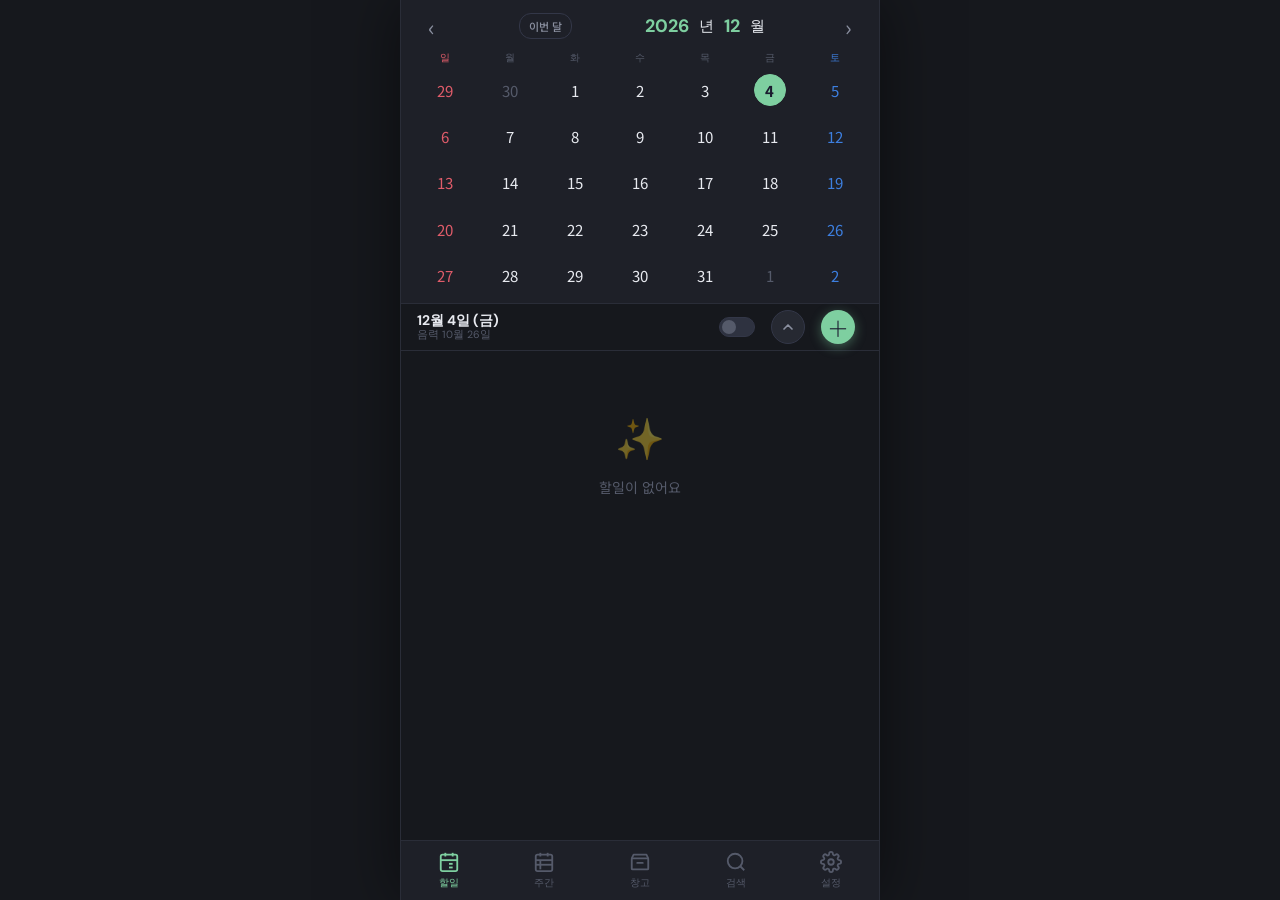
<file: index.html>
<!DOCTYPE html>
<html lang="ko">
<head>
  <meta charset="UTF-8" />
  <meta name="viewport" content="width=device-width, initial-scale=1.0, maximum-scale=1.0, user-scalable=no" />
  <meta name="apple-mobile-web-app-capable" content="yes" />
  <meta name="apple-mobile-web-app-status-bar-style" content="black-translucent" />
  <meta name="theme-color" content="#1a1a2e" />
  <title>똑비서</title>
  <link rel="stylesheet" href="css/style.css" />
  <link rel="preconnect" href="https://fonts.googleapis.com" />
  <link href="https://fonts.googleapis.com/css2?family=Noto+Sans+KR:wght@300;400;500;700&family=DM+Sans:wght@300;400;500&display=swap" rel="stylesheet" />
  <style>
    /* ── 스플래시 화면 ── */
    #splash-screen {
      position: fixed;
      inset: 0;
      background: #16181d;
      display: flex;
      flex-direction: column;
      align-items: center;
      justify-content: center;
      z-index: 9999;
      gap: 0;
    }
    #splash-logo {
      width: 420px;
      height: 420px;
      animation: splash-pulse 1.8s ease-in-out infinite;
    }
    #splash-title {
      display: none;
    }
    @keyframes splash-pulse {
      0%, 100% { opacity: 1; transform: scale(1); }
      50%       { opacity: 0.75; transform: scale(0.96); }
    }

    @keyframes spin { to { transform: rotate(360deg); } }
  </style>
</head>
<body>
<script>
  // 스플래시 전에 라이트 모드 복원 (깜빡임 방지)
  if (localStorage.getItem('zq7k39xr_lightmode') === '1') {
    document.body.classList.add('light-mode');
  }
</script>

<!-- ===== 스플래시 화면 (항상 먼저 표시) ===== -->
<div id="splash-screen">
  <img id="splash-logo" src="logo2.png" alt="똑비서" />
  <script>
    (function () {
      // 저장된 테마를 스플래시 표시 전에 미리 적용 (배경색은 style.css의 테마별 규칙 사용)
      var LEGACY = { sage: 'light', navy: 'dark' };
      var COLORS = ['sky', 'rose', 'lavender', 'cream', 'apricot', 'mint', 'mocha', 'gray'];
      var t = localStorage.getItem('zq7k39xr_app-theme') || (localStorage.getItem('zq7k39xr_lightmode') === '1' ? 'light' : 'dark');
      if (LEGACY[t]) t = LEGACY[t];
      if (t === 'light') document.body.classList.add('light-mode');
      else if (COLORS.indexOf(t) !== -1) document.body.classList.add('theme-' + t, 'theme-active');
    })();
  </script>
</div>

<div id="app" style="display:none">

  <!-- ===== 할일 탭 ===== -->
  <div id="tab-todo" class="tab-content active">
    <div id="calendar-section">
      <div id="calendar-header">
        <button id="cal-prev" class="cal-nav">&#8249;</button>
        <button id="cal-thismonth-btn" class="cal-thismonth-btn">이번 달</button>
        <div id="cal-title">
          <span id="cal-year" class="cal-year-btn"></span>년
          <span id="cal-month" class="cal-month-btn"></span>월
        </div>
        <button id="cal-next" class="cal-nav">&#8250;</button>
      </div>
      <div id="calendar-weekdays">
        <span class="wd sun">일</span><span class="wd">월</span><span class="wd">화</span>
        <span class="wd">수</span><span class="wd">목</span><span class="wd">금</span><span class="wd sat">토</span>
      </div>
      <div id="calendar-grid"></div>
    </div>
    <div id="selected-date-bar">
      <div id="date-label-wrap"><span id="selected-date-label"></span><span id="lunar-date-label"></span></div>
      <div id="date-bar-actions" style="visibility:hidden">
        <button id="lightmode-toggle" title="라이트/다크 모드 전환">
          <div class="lm-toggle-track"><div class="lm-toggle-thumb"></div></div>
        </button>
        <button id="cal-toggle-btn" title="달력 접기/펴기">
          <svg id="cal-toggle-icon" viewBox="0 0 24 24" fill="none" stroke="currentColor" stroke-width="2.5" stroke-linecap="round" stroke-linejoin="round">
            <polyline points="18 15 12 9 6 15"></polyline>
          </svg>
        </button>
        <button id="fab-add">＋</button>
      </div>
    </div>
    <div id="todo-list-section">
      <ul id="todo-list"></ul>
    </div>
  </div>

  <!-- ===== 주간 탭 ===== -->
  <div id="tab-weekly" class="tab-content">
    <div id="weekly-header">
      <button id="week-prev" class="week-nav">&#8249;</button>
      <span id="week-range-label"></span>
      <div id="week-header-right">
        <button id="week-important-btn" class="week-filter-btn" title="주간 표시 항목만 보기">중요</button>
        <button id="week-next" class="week-nav">&#8250;</button>
      </div>
    </div>
    <div id="week-day-row-wrap">
      <div id="week-day-row"></div>
    </div>
    <div id="week-selected-bar">
      <span id="week-selected-label"></span>
    </div>
    <div id="weekly-list-section">
      <div id="weekly-todo-list"></div>
    </div>
  </div>

  <!-- ===== 창고 탭 ===== -->
  <div id="tab-storage" class="tab-content">
    <div id="storage-header">
      <span id="storage-header-date"></span>
      <span id="storage-header-title">곧 할 일들</span>
      <button id="storage-fab-add" title="할일 추가">＋</button>
    </div>
    <div id="storage-list-section">
      <div id="storage-todo-list"></div>
    </div>
  </div>

  <!-- ===== 검색 탭 ===== -->
  <div id="tab-search" class="tab-content">
    <div id="search-container">
      <div id="search-input-wrap">
        <input type="text" id="search-input" placeholder="검색어를 입력하세요..." />
        <button id="search-clear">✕</button>
      </div>
      <ul id="search-results"></ul>
    </div>
  </div>

  <!-- ===== 하단 탭바 ===== -->
  <nav id="bottom-nav">
    <button class="nav-btn active" data-tab="todo" id="nav-todo">
      <svg viewBox="0 0 24 24" fill="none" stroke="currentColor" stroke-width="2">
        <rect x="3" y="4" width="18" height="18" rx="2"/>
        <line x1="16" y1="2" x2="16" y2="6"/><line x1="8" y1="2" x2="8" y2="6"/>
        <line x1="3" y1="10" x2="21" y2="10"/>
        <line x1="8" y1="14" x2="8.01" y2="14" stroke-width="3"/><line x1="12" y1="14" x2="16" y2="14"/>
        <line x1="8" y1="18" x2="8.01" y2="18" stroke-width="3"/><line x1="12" y1="18" x2="16" y2="18"/>
      </svg>
      <span>할일</span>
    </button>
    <button class="nav-btn" data-tab="weekly" id="nav-weekly">
      <svg viewBox="0 0 24 24" fill="none" stroke="currentColor" stroke-width="2">
        <rect x="3" y="4" width="18" height="18" rx="2"/>
        <line x1="16" y1="2" x2="16" y2="6"/><line x1="8" y1="2" x2="8" y2="6"/>
        <line x1="3" y1="10" x2="21" y2="10"/>
        <line x1="3" y1="15" x2="21" y2="15"/>
        <line x1="8" y1="10" x2="8" y2="20"/>
      </svg>
      <span>주간</span>
    </button>
    <button class="nav-btn" data-tab="storage" id="nav-storage">
      <svg viewBox="0 0 24 24" fill="none" stroke="currentColor" stroke-width="2" stroke-linecap="round" stroke-linejoin="round">
        <path d="M3 8l2-4h14l2 4"/>
        <rect x="3" y="8" width="18" height="12" rx="1"/>
        <line x1="9" y1="13" x2="15" y2="13"/>
      </svg>
      <span>창고</span>
    </button>
    <button class="nav-btn" data-tab="search" id="nav-search">
      <svg viewBox="0 0 24 24" fill="none" stroke="currentColor" stroke-width="2">
        <circle cx="11" cy="11" r="8"/>
        <line x1="21" y1="21" x2="16.65" y2="16.65"/>
      </svg>
      <span>검색</span>
    </button>
    <button class="nav-btn" data-tab="settings" id="nav-settings">
      <svg viewBox="0 0 24 24" fill="none" stroke="currentColor" stroke-width="2">
        <circle cx="12" cy="12" r="3"/>
        <path d="M19.4 15a1.65 1.65 0 0 0 .33 1.82l.06.06a2 2 0 0 1-2.83 2.83l-.06-.06a1.65 1.65 0 0 0-1.82-.33 1.65 1.65 0 0 0-1 1.51V21a2 2 0 0 1-4 0v-.09A1.65 1.65 0 0 0 9 19.4a1.65 1.65 0 0 0-1.82.33l-.06.06a2 2 0 0 1-2.83-2.83l.06-.06A1.65 1.65 0 0 0 4.68 15a1.65 1.65 0 0 0-1.51-1H3a2 2 0 0 1 0-4h.09A1.65 1.65 0 0 0 4.6 9a1.65 1.65 0 0 0-.33-1.82l-.06-.06a2 2 0 0 1 2.83-2.83l.06.06A1.65 1.65 0 0 0 9 4.68a1.65 1.65 0 0 0 1-1.51V3a2 2 0 0 1 4 0v.09a1.65 1.65 0 0 0 1 1.51 1.65 1.65 0 0 0 1.82-.33l.06-.06a2 2 0 0 1 2.83 2.83l-.06.06A1.65 1.65 0 0 0 19.4 9a1.65 1.65 0 0 0 1.51 1H21a2 2 0 0 1 0 4h-.09a1.65 1.65 0 0 0-1.51 1z"/>
      </svg>
      <span>설정</span>
    </button>
  </nav>

</div>

<!-- ===== 설정 슬라이드 패널 ===== -->
<div id="settings-overlay" class="hidden"></div>
<div id="settings-panel" class="hidden">
  <div id="settings-panel-header">
    <span>설정</span>
    <button id="settings-close">✕</button>
  </div>
  <div id="settings-menu">
    <button class="settings-menu-item" id="menu-habits">
      <span class="settings-menu-icon">✅</span>
      <span class="settings-menu-label">습관 트래커</span>
      <span class="settings-menu-arrow">›</span>
    </button>
    <button class="settings-menu-item" id="menu-dday">
      <span class="settings-menu-icon">⏳</span>
      <span class="settings-menu-label">디데이</span>
      <span class="settings-menu-arrow">›</span>
    </button>
    <button class="settings-menu-item" id="menu-bucket">
      <span class="settings-menu-icon">🪣</span>
      <span class="settings-menu-label">버킷 리스트</span>
      <span class="settings-menu-arrow">›</span>
    </button>
    <button class="settings-menu-item" id="menu-repeats">
      <span class="settings-menu-icon">🔁</span>
      <span class="settings-menu-label">반복함</span>
      <span class="settings-menu-arrow">›</span>
    </button>
    <button class="settings-menu-item" id="menu-theme">
      <span class="settings-menu-icon">🎨</span>
      <span class="settings-menu-label">테마</span>
      <span class="settings-menu-arrow">›</span>
    </button>
    <button class="settings-menu-item" id="menu-stats">
      <span class="settings-menu-icon">📊</span>
      <span class="settings-menu-label">통계</span>
      <span class="settings-menu-arrow">›</span>
    </button>
    <button class="settings-menu-item" id="menu-backup-export">
      <span class="settings-menu-icon">💾</span>
      <span class="settings-menu-label">백업 내보내기</span>
      <span class="settings-menu-arrow">›</span>
    </button>
    <button class="settings-menu-item" id="menu-backup-import">
      <span class="settings-menu-icon">📂</span>
      <span class="settings-menu-label">백업 불러오기</span>
      <span class="settings-menu-arrow">›</span>
    </button>
  </div>
</div>

<!-- ===== 반복함 패널 ===== -->
<div id="repeats-panel" class="hidden">
  <div id="repeats-panel-header">
    <button id="repeats-back">‹</button>
    <span>반복함</span>
  </div>
  <div id="repeats-list"></div>
</div>

<!-- ===== 모달 ===== -->
<div id="modal-overlay" class="hidden">
  <div id="modal-box">
    <div id="modal-header">
      <span id="modal-title-label">할일 추가</span>
      <button id="modal-close">✕</button>
    </div>
    <div id="modal-title-row">
      <input type="text" id="input-title" size="1" placeholder="할일을 입력하세요..." autocomplete="off" />
      <label id="detail-toggle-label">
        <input type="checkbox" id="detail-toggle" />
        <span>상세</span>
      </label>
    </div>
    <div id="detail-section" class="hidden">
      <div class="detail-row">
        <label class="detail-label">중요도</label>
        <div id="importance-btns">
          <button class="imp-btn" data-val="0">없음</button>
          <button class="imp-btn" data-val="1">낮음</button>
          <button class="imp-btn" data-val="2">보통</button>
          <button class="imp-btn" data-val="3">높음</button>
        </div>
        <div id="flags-column">
          <label id="weekly-flag-label">
            <input type="checkbox" id="input-weekly-flag" />
            <span>주간</span>
          </label>
          <label id="storage-flag-label">
            <input type="checkbox" id="storage-flag-toggle" />
            <span>창고</span>
          </label>
        </div>
      </div>
      <div class="detail-row">
        <label class="detail-label">메모</label>
        <textarea id="input-memo" cols="1" placeholder="메모 (선택사항)"></textarea>
      </div>
      <div class="detail-row">
        <label class="detail-label">날짜</label>
        <input type="date" id="input-date" />
      </div>
      <div class="detail-row">
        <label class="detail-label">상기</label>
        <input type="number" id="input-remind" placeholder="0" min="0" max="30" value="0" />
        <span class="detail-unit">일 전</span>
        <button id="repeat-btn" class="repeat-btn" title="반복 설정">🔁 반복</button>
        <div id="remind-flags-column">
          <div class="remind-flag-slot">
            <label id="checklist-toggle-label">
              <input type="checkbox" id="checklist-toggle" />
              <span>리스트</span>
            </label>
            <button id="checklist-open-btn" class="checklist-open-btn hidden" title="체크리스트 편집">☑ 리스트</button>
          </div>
          <div class="remind-flag-slot">
            <label id="time-toggle-label">
              <input type="checkbox" id="time-toggle" />
              <span>시간</span>
            </label>
            <button id="time-open-btn" class="time-open-btn hidden" title="시간 편집">🕒 시간</button>
          </div>
        </div>
      </div>
    </div>
    <button id="modal-save">저장</button>
  </div>
</div>

<!-- ===== 반복 설정 모달 ===== -->
<div id="repeat-overlay" class="hidden">
  <div id="repeat-box">
    <div id="repeat-header">
      <span>반복 설정</span>
      <button id="repeat-modal-close">✕</button>
    </div>
    <div id="rtype-row">
      <button class="rtype-btn active" data-type="none">없음</button>
      <button class="rtype-btn" data-type="daily">매일</button>
      <button class="rtype-btn" data-type="weekly">매주</button>
      <button class="rtype-btn" data-type="monthly">매월</button>
      <button class="rtype-btn" data-type="yearly">매년</button>
      <button class="rtype-btn" data-type="custom">커스텀</button>
    </div>
    <div id="repeat-weekly-wrap" class="repeat-detail hidden">
      <label class="repeat-sub-label">요일 선택</label>
      <div id="repeat-weekday-btns">
        <button class="rday-btn" data-d="0">일</button><button class="rday-btn" data-d="1">월</button>
        <button class="rday-btn" data-d="2">화</button><button class="rday-btn" data-d="3">수</button>
        <button class="rday-btn" data-d="4">목</button><button class="rday-btn" data-d="5">금</button>
        <button class="rday-btn" data-d="6">토</button>
      </div>
    </div>
    <div id="repeat-monthly-wrap" class="repeat-detail hidden">
      <div id="repeat-monthly-mode-row">
        <button class="rmonth-mode-btn active" data-mode="day">N일</button>
        <button class="rmonth-mode-btn" data-mode="week">X째주 Y요일</button>
      </div>
      <div id="repeat-monthly-day-wrap" class="repeat-option">
        <label>매월</label>
        <input type="number" id="repeat-monthly-day" min="1" max="31" placeholder="1" />
        <span>일</span>
      </div>
      <div id="repeat-monthly-week-wrap" class="repeat-option hidden">
        <select id="repeat-monthly-week">
          <option value="1">첫째</option><option value="2">둘째</option>
          <option value="3">셋째</option><option value="4">넷째</option><option value="5">마지막</option>
        </select>
        <select id="repeat-monthly-weekday">
          <option value="0">일요일</option><option value="1">월요일</option><option value="2">화요일</option>
          <option value="3">수요일</option><option value="4">목요일</option><option value="5">금요일</option>
          <option value="6">토요일</option>
        </select>
      </div>
    </div>
    <div id="repeat-yearly-wrap" class="repeat-detail hidden">
      <div class="repeat-option">
        <label id="repeat-yearly-label">매년</label>
        <select id="repeat-yearly-month">
          <option value="1">1월</option><option value="2">2월</option><option value="3">3월</option>
          <option value="4">4월</option><option value="5">5월</option><option value="6">6월</option>
          <option value="7">7월</option><option value="8">8월</option><option value="9">9월</option>
          <option value="10">10월</option><option value="11">11월</option><option value="12">12월</option>
        </select>
        <input type="number" id="repeat-yearly-day" min="1" max="31" placeholder="1" />
        <span>일</span>
      </div>
      <div class="repeat-option" style="gap:16px;">
        <label class="repeat-end-label"><input type="checkbox" id="repeat-yearly-lunar" /><span>음력</span></label>
        <label class="repeat-end-label"><input type="checkbox" id="repeat-yearly-birthday" /><span>생일</span></label>
      </div>
    </div>
    <div id="repeat-custom-wrap" class="repeat-detail hidden">
      <div id="repeat-custom-unit-row" style="margin-bottom:10px;">
        <button class="rmonth-mode-btn rcustom-unit-btn active" data-unit="day">일</button>
        <button class="rmonth-mode-btn rcustom-unit-btn" data-unit="week">주</button>
        <button class="rmonth-mode-btn rcustom-unit-btn" data-unit="month">개월</button>
        <button class="rmonth-mode-btn rcustom-unit-btn" data-unit="year">년</button>
      </div>
      <div class="repeat-option">
        <label>매</label>
        <input type="number" id="repeat-custom-interval" min="2" max="999" placeholder="2" />
        <span id="repeat-custom-unit-label">일마다</span>
      </div>
    </div>
    <div class="repeat-option">
      <label class="repeat-end-label">
        <input type="checkbox" id="repeat-end-toggle" />
        <span>종료일 설정</span>
      </label>
      <div id="repeat-end-date-wrap" class="hidden">
        <input type="date" id="repeat-end-date" />
      </div>
    </div>
    <div id="repeat-footer">
      <button id="repeat-cancel-btn" class="repeat-footer-btn cancel">취소</button>
      <button id="repeat-confirm-btn" class="repeat-footer-btn confirm">확인</button>
    </div>
  </div>
</div>

<!-- ===== 액션 팝업 ===== -->
<div id="action-popup" class="hidden">
  <div id="action-box">
    <input type="date" id="action-date-picker" />
    <button class="action-btn" id="action-tomorrow">📅 1일 뒤</button>
    <button class="action-btn" id="action-pick-date">🗓 날짜 선택</button>
    <button class="action-btn danger" id="action-delete">🗑 삭제</button>
  </div>
</div>

<!-- ===== 년도 팝업 ===== -->
<div id="year-popup" class="hidden">
  <div id="year-box">
    <label>년도 입력</label>
    <input type="number" id="year-input" min="1900" max="2100" />
    <div id="year-btns">
      <button id="year-cancel">취소</button>
      <button id="year-confirm">확인</button>
    </div>
  </div>
</div>

<!-- ===== 월 팝업 ===== -->
<div id="month-popup" class="hidden">
  <div id="month-box">
    <div id="month-grid">
      <button class="month-btn" data-m="1">1월</button><button class="month-btn" data-m="2">2월</button>
      <button class="month-btn" data-m="3">3월</button><button class="month-btn" data-m="4">4월</button>
      <button class="month-btn" data-m="5">5월</button><button class="month-btn" data-m="6">6월</button>
      <button class="month-btn" data-m="7">7월</button><button class="month-btn" data-m="8">8월</button>
      <button class="month-btn" data-m="9">9월</button><button class="month-btn" data-m="10">10월</button>
      <button class="month-btn" data-m="11">11월</button><button class="month-btn" data-m="12">12월</button>
    </div>
  </div>
</div>

<!-- ===== 체크리스트 모달 ===== -->
<div id="checklist-overlay" class="hidden">
  <div id="checklist-box">
    <div id="checklist-header">
      <span>체크 리스트</span>
      <button id="checklist-modal-close">✕</button>
    </div>
    <div id="checklist-items"></div>
    <div id="checklist-add-row">
      <input type="text" id="checklist-input" size="1" placeholder="" autocomplete="off" />
      <button id="checklist-add-btn">＋</button>
    </div>
    <div id="checklist-footer">
      <button id="checklist-cancel-btn" class="checklist-footer-btn cancel">취소</button>
      <button id="checklist-confirm-btn" class="checklist-footer-btn confirm">확인</button>
    </div>
  </div>
</div>

<!-- ===== 시간 설정 모달 ===== -->
<div id="time-overlay" class="hidden">
  <div id="time-box">
    <div id="time-header">
      <span>시간 설정</span>
      <button id="time-modal-close">✕</button>
    </div>
    <div id="time-select-row">
      <select id="time-hour"></select>
      <span class="time-unit">시</span>
      <select id="time-minute"></select>
      <span class="time-unit">분</span>
    </div>
    <div id="time-footer">
      <button id="time-delete-btn" class="time-footer-btn delete hidden">삭제</button>
      <button id="time-cancel-btn" class="time-footer-btn cancel">취소</button>
      <button id="time-confirm-btn" class="time-footer-btn confirm">확인</button>
    </div>
  </div>
</div>

<!-- ===== 반복 수정 시트 ===== -->
<div id="repeat-edit-overlay" class="hidden">
  <div id="repeat-edit-box">
    <div class="rds-title">반복 일정 수정</div>
    <button class="rds-btn" id="repeat-edit-only">이 날짜만 수정</button>
    <button class="rds-btn" id="repeat-edit-from">이 날짜 이후 모두 수정</button>
    <button class="rds-btn" id="repeat-edit-all">전체 수정</button>
    <button class="rds-btn cancel" id="repeat-edit-cancel">취소</button>
  </div>
</div>

<script src="js/config.js"></script>
<script src="js/db.js"></script>
<script src="js/sync.js"></script>
<script src="js/lunar.min.js"></script>
<script src="js/calendar.js"></script>
<script src="js/repeat.js"></script>
<script src="js/modal.js"></script>
<script src="js/gesture.js"></script>
<script src="js/todo.js"></script>
<script src="js/search.js"></script>
<script src="js/weekly.js"></script>
<script src="js/storage.js"></script>
<script src="js/settings.js"></script>
<script src="js/sound.js"></script>
<script src="js/app.js"></script>
<script src="js/analytics.js"></script>

<script>
/* ── 메모 URL 링크 미리보기 ── */
function updateMemoLinks() {
  const memo = document.getElementById('input-memo');
  if (!memo) return;

  let linkBox = document.getElementById('memo-links-preview');
  const urlRegex = /https?:\/\/[^\s\n"'<>]+/g;
  const urls = (memo.value || '').match(urlRegex);

  if (!urls || urls.length === 0) {
    if (linkBox) linkBox.style.display = 'none';
    return;
  }

  if (!linkBox) {
    linkBox = document.createElement('div');
    linkBox.id = 'memo-links-preview';
    linkBox.style.cssText = 'padding:6px 12px 2px;display:flex;flex-direction:column;gap:4px;';
    const memoRow = memo.closest('.detail-row');
    if (memoRow && memoRow.nextElementSibling) {
      memoRow.parentNode.insertBefore(linkBox, memoRow.nextElementSibling);
    }
  }

  linkBox.innerHTML = '';
  linkBox.style.display = 'flex';

  [...new Set(urls)].forEach(url => {
    const a = document.createElement('a');
    a.href = url;
    a.target = '_blank';
    a.rel = 'noopener noreferrer';
    a.textContent = url.length > 50 ? url.slice(0, 50) + '…' : url;
    a.style.cssText = 'font-size:12px;color:#7ecfa0;text-decoration:underline;word-break:break-all;cursor:pointer;';
    linkBox.appendChild(a);
  });
}

/* 모달 열릴 때 링크 감지 */
(function() {
  const _orig = window.openEditModal;
  if (_orig) {
    window.openEditModal = function(todo) {
      _orig(todo);
      setTimeout(() => { updateMemoLinks(); }, 60);
    };
  }
})();

/* 메모 입력 중 실시간 감지 */
document.addEventListener('input', e => {
  if (e.target.id === 'input-memo') updateMemoLinks();
});

/* 모달 닫힐 때 링크 박스 제거 */
(function() {
  const _orig = window.closeModal;
  if (_orig) {
    window.closeModal = function(...args) {
      const lb = document.getElementById('memo-links-preview');
      if (lb) lb.remove();
      _orig(...args);
    };
  }
})();

/* ── 메모 자동 번호 리스트 — aimemo 방식 (keydown + beforeinput + input) ── */
(function() {
  const ta = document.getElementById('input-memo');
  if (!ta) return;
  let mode = null; // null | 'bullet' | 'number'

  // ZWS(zero-width space): Android IME가 번호 prefix의 숫자를 조합 버퍼로 잡는 것을 방지
  const ZWS = '\u200b';

  // ── 커서 위치를 textarea 뷰포트 안으로 스크롤 ──
  // JS로 value를 직접 조작하면 브라우저가 scrollTop을 자동 갱신하지 않아
  // 커서가 한 줄 위에 머무는 버그가 발생하므로 수동으로 보정한다.
  // mirror div 방식: word-wrap된 실제 픽셀 높이를 반영하여 계산한다.
  let _mirror = null;
  function _getMirror(el) {
    if (!_mirror) {
      _mirror = document.createElement('div');
      _mirror.style.cssText = [
        'position:absolute', 'top:-9999px', 'left:-9999px',
        'visibility:hidden', 'white-space:pre-wrap', 'word-wrap:break-word',
        'overflow-wrap:break-word', 'border:0', 'margin:0'
      ].join(';');
      document.body.appendChild(_mirror);
    }
    const s = window.getComputedStyle(el);
    ['font-size','font-family','font-weight','line-height',
     'padding-top','padding-bottom','padding-left','padding-right',
     'border-top-width','border-bottom-width','box-sizing'].forEach(p => {
      _mirror.style[p] = s[p];
    });
    _mirror.style.width = el.clientWidth + 'px';
    return _mirror;
  }

  function scrollCursorIntoView(el) {
    const pos = el.selectionStart;
    const textBefore = el.value.substring(0, pos);
    const m = _getMirror(el);
    // 커서 위치까지의 텍스트를 넣고 마커 span으로 Y값 측정
    const escaped = textBefore.replace(/&/g,'&amp;').replace(/</g,'&lt;').replace(/\n$/,'\n\u200b');
    m.innerHTML = escaped + '<span id="_cur_marker">\u200b</span>';
    const marker = m.querySelector('#_cur_marker');
    if (!marker) return;
    const mirrorRect = m.getBoundingClientRect();
    const markerRect = marker.getBoundingClientRect();
    const cursorY    = markerRect.top - mirrorRect.top;
    const s          = window.getComputedStyle(el);
    const lineHeight = parseFloat(s.lineHeight) || parseFloat(s.fontSize) * 1.5;
    const visibleBottom = el.scrollTop + el.clientHeight;
    if (cursorY + lineHeight > visibleBottom) {
      el.scrollTop = cursorY + lineHeight - el.clientHeight + lineHeight;
    } else if (cursorY < el.scrollTop) {
      el.scrollTop = cursorY;
    }
  }

  function handleSpace(preventFn) {
    const start = ta.selectionStart;
    const before = ta.value.substring(0, start);
    const lines = before.split('\n');
    const curLine = lines[lines.length - 1];
    const numMatch = curLine.match(/^(\d+)\.$/);
    if (numMatch && mode !== 'number') {
      preventFn();
      const lineStart = before.lastIndexOf('\n') + 1;
      ta.value = ta.value.substring(0, lineStart) + numMatch[1] + '. ' + ZWS + ta.value.substring(start);
      ta.selectionStart = ta.selectionEnd = lineStart + numMatch[1].length + 2 + 1;
      mode = 'number';
      scrollCursorIntoView(ta);
      return true;
    }
    if (curLine === '*' && mode !== 'bullet') {
      preventFn();
      const lineStart = before.lastIndexOf('\n') + 1;
      ta.value = ta.value.substring(0, lineStart) + '• ' + ta.value.substring(start);
      ta.selectionStart = ta.selectionEnd = lineStart + 2;
      mode = 'bullet';
      scrollCursorIntoView(ta);
      return true;
    }
    return false;
  }

  function handleEnter(preventFn, isShift) {
    if (!mode) return false;
    if (isShift) {
      preventFn();
      const start = ta.selectionStart;
      const before = ta.value.substring(0, start);
      const after = ta.value.substring(ta.selectionEnd);
      ta.value = before + '\n' + after;
      ta.selectionStart = ta.selectionEnd = start + 1;
      scrollCursorIntoView(ta);
      return true;
    }
    preventFn();
    const start = ta.selectionStart;
    const before = ta.value.substring(0, start);
    const after = ta.value.substring(ta.selectionEnd);
    const lines = before.split('\n');
    const curLine = lines[lines.length - 1];
    if (mode === 'bullet') {
      if (curLine === '• ') {
        ta.value = before.slice(0, -2) + '\n' + after;
        ta.selectionStart = ta.selectionEnd = start - 2 + 1;
        mode = null; return true;
      }
      const insert = '\n• ';
      ta.value = before + insert + after;
      ta.selectionStart = ta.selectionEnd = start + insert.length;
    } else if (mode === 'number') {
      const match = curLine.match(/^(\d+)\.\s/);
      if (match && curLine.replace(/\u200b/g, '') === match[0]) {
        // curLine 전체 길이(ZWS 포함)만큼 제거
        const trim2 = before.slice(0, -curLine.length);
        ta.value = trim2 + '\n' + after;
        ta.selectionStart = ta.selectionEnd = trim2.length + 1;
        mode = null; return true;
      }
      const nextNum = match ? parseInt(match[1]) + 1 : 1;
      const insert = '\n' + nextNum + '. ' + ZWS;
      const afterLines = after.split('\n');
      let renumFrom = nextNum + 1;
      let inSameBlock = true; // 같은 그룹 내에서만 재번호
      const renumberedAfter = afterLines.map((line, idx) => {
        if (idx === 0) return line;
        const cleanLine = line.replace(/\u200b/g, '');
        const lm = cleanLine.match(/^(\d+)(\.\s)/);
        if (lm && inSameBlock) return renumFrom++ + lm[2] + line.slice(lm[0].length);
        if (!lm) inSameBlock = false; // 빈 줄/일반 텍스트 → 그룹 끊김
        return line;
      }).join('\n');
      ta.value = before + insert + renumberedAfter;
      ta.selectionStart = ta.selectionEnd = start + insert.length;
    }
    scrollCursorIntoView(ta);
    return true;
  }

  function renumberAll() {
    const pos = ta.selectionStart;
    const lines = ta.value.split('\n');
    let inBlock = false, blockStart = 0, blockOffset = 0, changed = false;
    const result = lines.map(line => {
      // ZWS를 제거한 버전으로 번호 줄 판정
      const cleanLine = line.replace(/\u200b/g, '');
      const m = cleanLine.match(/^(\d+)(\.\s)([\s\S]*)$/);
      if (m) {
        if (!inBlock) { inBlock = true; blockStart = parseInt(m[1], 10); blockOffset = 0; }
        const expected = blockStart + blockOffset++;
        const oldPrefix = m[1] + m[2];           // 원래 prefix (ZWS 없는 버전)
        const newPrefix = expected + m[2];        // 새 prefix
        if (oldPrefix === newPrefix) return line; // prefix 변화 없으면 원본 그대로
        // prefix만 교체하고 나머지(ZWS 포함 내용)는 원본에서 그대로 가져옴
        const newLine = newPrefix + line.slice(oldPrefix.length);
        changed = true;
        return newLine;
      } else { inBlock = false; return line; }
    });
    if (!changed) return;
    const oldLines = lines, newLines = result;
    let oldOffset = 0, newOffset = 0;
    for (let i = 0; i < oldLines.length; i++) {
      const oldEnd = oldOffset + oldLines[i].length + (i < oldLines.length - 1 ? 1 : 0);
      const newEnd = newOffset + newLines[i].length + (i < newLines.length - 1 ? 1 : 0);
      if (pos <= oldEnd) {
        const posInLine = pos - oldOffset;
        const om = oldLines[i].match(/^(\d+\.\s)/);
        const nm = newLines[i].match(/^(\d+\.\s)/);
        const diff = nm && om ? nm[1].length - om[1].length : 0;
        const newPos = newOffset + Math.max(nm ? nm[1].length : 0, posInLine + diff);
        ta.value = newLines.join('\n');
        ta.selectionStart = ta.selectionEnd = newPos;
        requestAnimationFrame(() => scrollCursorIntoView(ta));
        return;
      }
      oldOffset = oldEnd; newOffset = newEnd;
    }
    ta.value = newLines.join('\n');
    ta.selectionStart = ta.selectionEnd = pos;
    requestAnimationFrame(() => scrollCursorIntoView(ta));
  }

  // PC: keydown
  ta.addEventListener('keydown', function(e) {
    let handled = false;
    if (e.key === ' ') handled = handleSpace(() => e.preventDefault());
    else if (e.key === 'Enter') handled = handleEnter(() => e.preventDefault(), e.shiftKey);
    if (handled) requestAnimationFrame(() => scrollCursorIntoView(ta));
  });

  // 모바일: beforeinput
  ta.addEventListener('beforeinput', function(e) {
    let handled = false;
    if (e.inputType === 'insertText' && e.data === ' ')
      handled = handleSpace(() => e.preventDefault());
    else if (e.inputType === 'insertLineBreak' || (e.inputType === 'insertText' && e.data === '\n'))
      handled = handleEnter(() => e.preventDefault(), false);
    if (handled) requestAnimationFrame(() => scrollCursorIntoView(ta));
  });

  // input: 삭제 후 재번호 + 모드 리셋
  // ※ renumberAll()이 value를 교체하면 scrollCursorIntoView는 renumberAll 내부에서
  //   selectionStart 확정 후 한 번만 호출해야 한다. 여기서 추가 호출하면
  //   word-wrap 미반영 계산으로 textarea가 위로 튀는 버그 발생.
  // ※ mode가 null인 일반 타이핑은 브라우저가 scrollTop을 자동 처리하므로
  //   JS에서 개입할 필요가 없다.
  ta.addEventListener('input', function(e) {
    if (ta.value === '') { mode = null; return; }
    if (mode === 'number' && !e.isComposing) renumberAll();
  });

  // 저장 시 ZWS 자동 제거 (modal.js의 trySave가 .value를 읽기 전에)
  const _origSave = window.trySave;
  if (_origSave) {
    window.trySave = function(...args) {
      ta.value = ta.value.replace(/\u200b/g, '');
      _origSave(...args);
    };
  }

  // 모달 열릴 때마다 mode 리셋
  const _origOpen = window.openEditModal;
  if (_origOpen) {
    window.openEditModal = function(todo) {
      mode = null;
      _origOpen(todo);
      // 모달을 열 때마다 메모 textarea 스크롤을 항상 최상단으로 리셋
      requestAnimationFrame(() => {
        const ta = document.getElementById('input-memo');
        if (ta) ta.scrollTop = 0;
      });
    };
  }
  const _origAdd = window.openAddModal;
  if (_origAdd) {
    window.openAddModal = function(...args) { mode = null; _origAdd(...args); };
  }
})();
</script>


</body>
</html>
</file>
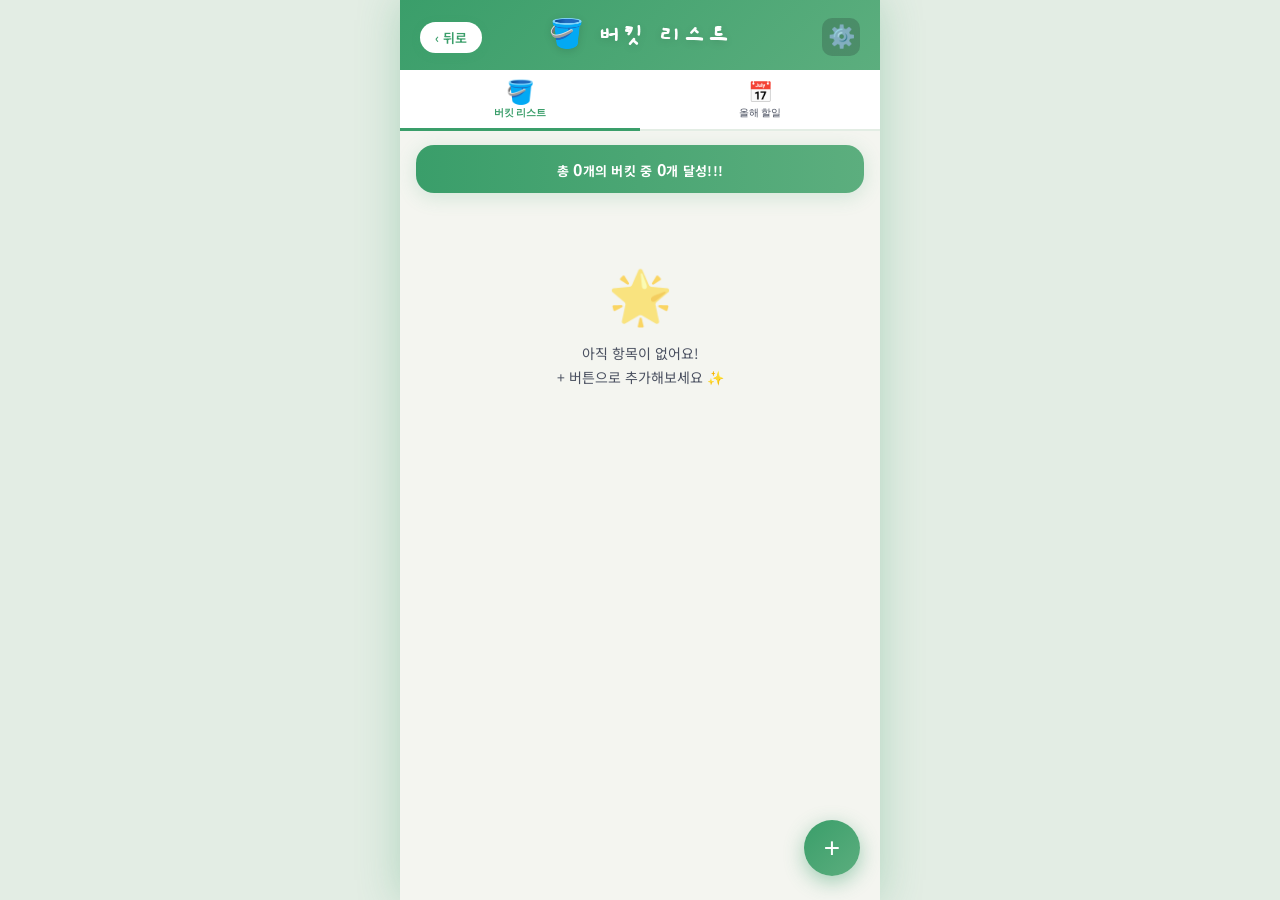
<file: bucket.html>
<!DOCTYPE html>
<html lang="ko">
<head>
<meta charset="UTF-8">
<meta name="viewport" content="width=device-width, initial-scale=1.0, maximum-scale=1.0, user-scalable=no">
<title>버킷 리스트 🪣</title>
<link href="https://fonts.googleapis.com/css2?family=Gaegu:wght@400;700&family=Noto+Sans+KR:wght@400;500;700&display=swap" rel="stylesheet">
<style>
  :root {
    --sky: #5cae7e;
    --sky-light: #e3ede4;
    --sky-deep: #3a9e6a;
    --sky-pale: #f4f5f0;
    --gold: #c89a3c;
    --gold-light: #d8b94a;
    --star: #cfa83a;
    --white: #ffffff;
    --text: #1e2028;
    --text-soft: #4a5060;
    --done-bg: #e8ece2;
    --done-border: #a9d3ba;
    --shadow: 0 4px 20px rgba(58,158,106,0.18);
    --radius: 18px;
    --radius-sm: 10px;
  }
  * { box-sizing: border-box; margin: 0; padding: 0; -webkit-tap-highlight-color: transparent; }
  html, body { height: 100%; background: var(--sky-light); font-family: 'Noto Sans KR', sans-serif; color: var(--text); overflow: hidden; }

  /* ── App Shell ── */
  #app { display: flex; flex-direction: column; height: 100dvh; max-width: 480px; margin: 0 auto; background: var(--sky-pale); position: relative; overflow: hidden; box-shadow: 0 0 40px rgba(58,158,106,0.3); }

  /* ── Header ── */
  .header { background: linear-gradient(135deg, var(--sky-deep) 0%, var(--sky) 100%); padding: 18px 20px 14px; display: flex; align-items: center; justify-content: space-between; flex-shrink: 0; position: relative; }
  .header-title { font-family: 'Gaegu', cursive; font-size: 28px; font-weight: 700; color: #fff; letter-spacing: 1px; text-shadow: 0 2px 8px rgba(0,0,0,0.12); position: absolute; left: 50%; top: 50%; transform: translate(-50%, -50%); white-space: nowrap; pointer-events: none; }
  .bk-back-btn { display: inline-flex; align-items: center; gap: 5px; font-size: 13px; font-weight: 600; color: #3a9e6a; flex-shrink: 0; background: #fff; border-radius: 50px; padding: 9px 15px; box-shadow: 0 2px 10px rgba(58,158,106,0.15); border: none; cursor: pointer; line-height: 1; font-family: 'Noto Sans KR', sans-serif; }
  .bk-back-btn:active { transform: scale(0.95); }
  .header-title span { font-size: 24px; }

  /* ── Tab Bar ── */
  .tab-bar { display: flex; background: var(--white); border-bottom: 2px solid var(--sky-light); flex-shrink: 0; }
  .tab-btn { flex: 1; padding: 10px 4px 8px; border: none; background: none; cursor: pointer; display: flex; flex-direction: column; align-items: center; gap: 2px; transition: all 0.2s; }
  .tab-btn .tab-icon { font-size: 20px; transition: transform 0.2s; }
  .tab-btn .tab-label { font-size: 10px; color: var(--text-soft); font-weight: 500; white-space: nowrap; }
  .tab-btn.active .tab-icon { transform: scale(1.15); }
  .tab-btn.active .tab-label { color: var(--sky-deep); font-weight: 700; }
  .tab-btn.active { border-bottom: 3px solid var(--sky-deep); margin-bottom: -2px; }

  /* ── Content Panels ── */
  .panels { flex: 1; overflow: hidden; position: relative; }
  .panel { position: absolute; inset: 0; display: none; flex-direction: column; overflow: hidden; }
  .panel.active { display: flex; }

  /* ── Stats Banner ── */
  .stats-banner { background: linear-gradient(90deg, var(--sky-deep), var(--sky)); margin: 14px 16px 0; border-radius: var(--radius); padding: 12px 18px; color: #fff; font-size: 13px; font-weight: 700; text-align: center; box-shadow: var(--shadow); flex-shrink: 0; letter-spacing: 0.3px; }
  .stats-banner .count { font-size: 16px; }

  /* ── Item List ── */
  .list-wrap { flex: 1; overflow-y: auto; padding: 12px 16px 100px; -webkit-overflow-scrolling: touch; }
  .list-wrap::-webkit-scrollbar { display: none; }

  /* ── Item Card ── */
  .item-card { background: var(--white); border-radius: var(--radius-sm); margin-bottom: 10px; padding: 12px 12px 12px 8px; display: flex; align-items: center; gap: 12px; box-shadow: 0 2px 10px rgba(58,158,106,0.1); border: 1.5px solid var(--sky-light); transition: border-color 0.25s, box-shadow 0.25s, background 0.25s; position: relative; user-select: none; }
  .item-card.done { background: var(--done-bg); border-color: var(--done-border); box-shadow: 0 2px 16px rgba(169,211,186,0.18); }
  .item-card.done .item-text { color: var(--text-soft); }

  /* drag handle */
  .drag-handle { cursor: grab; color: #bdc1b8; padding: 6px 8px; flex-shrink: 0; font-size: 22px; touch-action: none; line-height: 1; margin-right: 4px; }
  .drag-handle:active { cursor: grabbing; color: var(--sky-deep); }

  /* check */
  .check-btn { width: 28px; height: 28px; border-radius: 50%; border: 2.5px solid var(--sky); background: none; cursor: pointer; display: flex; align-items: center; justify-content: center; flex-shrink: 0; transition: all 0.2s; font-size: 15px; }
  .check-btn.checked { background: linear-gradient(135deg, var(--gold), var(--gold-light)); border-color: var(--gold); box-shadow: 0 0 10px rgba(169,211,186,0.5); }
  .check-btn.checked::after { content: '⭐'; font-size: 13px; }
  .check-btn:not(.checked)::after { content: ''; width: 10px; height: 10px; border-radius: 50%; background: var(--sky-light); display: block; }

  .item-body { flex: 1; display: flex; flex-direction: column; gap: 3px; min-width: 0; }
  .item-text { font-size: 14px; line-height: 1.45; word-break: break-word; }
  .item-memo { font-size: 12px; color: var(--text-soft); line-height: 1.4; word-break: break-word; white-space: pre-wrap; }

  /* actions */
  .item-actions { display: flex; gap: 4px; flex-shrink: 0; }
  .act-btn { width: 30px; height: 30px; border: none; background: none; cursor: pointer; border-radius: 8px; display: flex; align-items: center; justify-content: center; font-size: 15px; transition: background 0.15s; }
  .act-btn:hover { background: var(--sky-light); }

  /* done section */
  .done-section-title { font-size: 11px; color: var(--gold); font-weight: 700; padding: 8px 4px 4px; letter-spacing: 1px; display: flex; align-items: center; gap: 4px; }
  .done-section-title::before, .done-section-title::after { content: '✦'; font-size: 9px; }

  /* done card special */
  .item-card.done .star-badge { position: absolute; top: -6px; right: 8px; font-size: 16px; animation: floatStar 2s ease-in-out infinite; }
  @keyframes floatStar { 0%,100%{transform:translateY(0)} 50%{transform:translateY(-4px)} }

  /* ── FAB ── */
  .fab { position: absolute; bottom: 24px; right: 20px; width: 56px; height: 56px; border-radius: 50%; background: linear-gradient(135deg, var(--sky-deep), var(--sky)); border: none; color: #fff; font-size: 28px; cursor: pointer; box-shadow: 0 6px 20px rgba(58,158,106,0.45); display: flex; align-items: center; justify-content: center; transition: transform 0.15s, box-shadow 0.15s; z-index: 10; }
  .fab:active { transform: scale(0.92); box-shadow: 0 3px 10px rgba(58,158,106,0.3); }

  /* ── Modal ── */
  .modal-overlay { position: fixed; inset: 0; background: rgba(30,32,40,0.45); display: flex; align-items: flex-end; justify-content: center; z-index: 100; opacity: 0; pointer-events: none; transition: opacity 0.2s; }
  .modal-overlay.open { opacity: 1; pointer-events: all; }
  .modal-box { background: var(--white); border-radius: 24px 24px 0 0; width: 100%; max-width: 480px; padding: 24px 20px 32px; transform: translateY(40px); transition: transform 0.25s cubic-bezier(0.34,1.3,0.64,1); }
  .modal-overlay.open .modal-box { transform: translateY(0); }
  .modal-title { font-size: 17px; font-weight: 700; color: var(--text); margin-bottom: 14px; }
  .modal-field-label { font-size: 12px; font-weight: 700; color: var(--text-soft); margin-bottom: 6px; letter-spacing: 0.3px; }
  .modal-input { width: 100%; border: 2px solid var(--sky-light); border-radius: var(--radius-sm); padding: 12px 14px; font-size: 15px; font-family: 'Noto Sans KR', sans-serif; outline: none; color: var(--text); background: var(--sky-pale); resize: none; display: block; }
  .modal-input:focus { border-color: var(--sky-deep); }
  .modal-actions { display: flex; gap: 10px; margin-top: 14px; }
  .btn-cancel { flex: 1; padding: 12px; border: 2px solid var(--sky-light); background: none; border-radius: var(--radius-sm); font-size: 15px; cursor: pointer; color: var(--text-soft); font-weight: 600; }
  .btn-confirm { flex: 1.5; padding: 12px; background: linear-gradient(135deg, var(--sky-deep), var(--sky)); border: none; border-radius: var(--radius-sm); font-size: 15px; cursor: pointer; color: #fff; font-weight: 700; box-shadow: 0 4px 14px rgba(58,158,106,0.35); }

  /* confirm modal */
  .confirm-box { background: var(--white); border-radius: 20px; width: calc(100% - 60px); max-width: 340px; padding: 24px 20px; text-align: center; transform: scale(0.9); transition: transform 0.2s; align-self: center; }
  .modal-overlay.open .confirm-box { transform: scale(1); }
  .confirm-icon { font-size: 36px; margin-bottom: 10px; }
  .confirm-msg { font-size: 15px; color: var(--text); margin-bottom: 18px; line-height: 1.6; font-weight: 500; }
  .confirm-actions { display: flex; gap: 10px; }
  .btn-del { flex: 1; padding: 12px; background: linear-gradient(135deg, #c94050, #5cae7e); border: none; border-radius: var(--radius-sm); font-size: 15px; cursor: pointer; color: #fff; font-weight: 700; }

  /* ── Gear Button ── */
  .gear-btn { background: rgba(30,32,40,0.22); border: none; color: #fff; font-size: 22px; width: 38px; height: 38px; border-radius: 10px; cursor: pointer; display: flex; align-items: center; justify-content: center; transition: background 0.15s; flex-shrink: 0; }
  .gear-btn:active { background: rgba(30,32,40,0.38); }

  /* ── Dragging ── */
  .item-card.dragging { opacity: 0.4; background: var(--sky-light) !important; }
  .item-card.drag-over { border-color: var(--sky-deep) !important; background: var(--sky-pale) !important; }

  /* ── Toast ── */
  .toast { position: fixed; bottom: 90px; left: 50%; transform: translateX(-50%) translateY(20px); background: var(--text); color: #fff; padding: 10px 20px; border-radius: 40px; font-size: 13px; font-weight: 600; z-index: 300; opacity: 0; transition: all 0.3s; pointer-events: none; white-space: nowrap; }
  .toast.show { opacity: 1; transform: translateX(-50%) translateY(0); }

  /* ── Confetti burst ── */
  @keyframes confettiBurst { 0%{transform:scale(1)} 30%{transform:scale(1.4) rotate(10deg)} 60%{transform:scale(0.9)} 100%{transform:scale(1)} }
  .check-btn.anim { animation: confettiBurst 0.4s ease; }

  /* ── Empty state ── */
  .empty-state { text-align: center; padding: 50px 20px; color: var(--text-soft); }
  .empty-state .e-icon { font-size: 52px; margin-bottom: 12px; opacity: 0.6; }
  .empty-state p { font-size: 14px; line-height: 1.7; }

  input[type="file"] { display: none; }
</style>
</head>
<body>
<div id="app">
  <!-- HEADER -->
  <div class="header">
    <button class="bk-back-btn" onclick="goBackToApp()" aria-label="뒤로">‹ 뒤로</button>
    <div class="header-title">🪣 버킷 리스트</div>
    <button class="gear-btn" onclick="openGearMenu()" title="설정">⚙️</button>
  </div>

  <!-- TAB BAR -->
  <div class="tab-bar">
    <button class="tab-btn active" data-tab="bucket" onclick="switchTab('bucket')">
      <span class="tab-icon">🪣</span>
      <span class="tab-label">버킷 리스트</span>
    </button>
    <button class="tab-btn" data-tab="this-year" onclick="switchTab('this-year')">
      <span class="tab-icon">📅</span>
      <span class="tab-label">올해 할일</span>
    </button>
  </div>

  <!-- PANELS -->
  <div class="panels">
    <!-- BUCKET LIST -->
    <div class="panel active" id="panel-bucket">
      <div class="stats-banner" id="stats-bucket">총 0개의 버킷 중 0개 달성!!!</div>
      <div class="list-wrap" id="list-bucket"></div>
      <button class="fab" onclick="openAdd('bucket')">+</button>
    </div>
    <!-- THIS YEAR -->
    <div class="panel" id="panel-this-year">
      <div class="stats-banner" id="stats-this-year">총 0개의 할일 중 0개 달성!!!</div>
      <div class="list-wrap" id="list-this-year"></div>
      <button class="fab" onclick="openAdd('this-year')">+</button>
    </div>
  </div>
</div>

<!-- ADD/EDIT MODAL -->
<div class="modal-overlay" id="add-modal" onclick="closeAddOnBg(event)">
  <div class="modal-box">
    <div class="modal-title" id="modal-title">새 항목 추가</div>
    <div class="modal-field-label">제목 <span style="color:#c94050;">*</span></div>
    <input class="modal-input" id="modal-input" type="text" placeholder="제목을 입력하세요..." autocomplete="off">
    <div class="modal-field-label" style="margin-top:10px;">메모 <span style="color:var(--text-soft);font-weight:400;font-size:11px;">선택</span></div>
    <textarea class="modal-input" id="modal-memo" placeholder="메모를 입력하세요... (선택)" rows="3"></textarea>
    <div class="modal-actions">
      <button class="btn-cancel" onclick="closeAdd()">취소</button>
      <button class="btn-confirm" onclick="confirmAdd()">저장 ✨</button>
    </div>
  </div>
</div>

<!-- CONFIRM DELETE MODAL -->
<div class="modal-overlay" id="confirm-modal" onclick="closeConfirmOnBg(event)">
  <div class="confirm-box">
    <div class="confirm-icon">🗑️</div>
    <div class="confirm-msg">이 항목을 삭제할까요?<br><small style="color:var(--text-soft)">삭제하면 되돌릴 수 없어요</small></div>
    <div class="confirm-actions">
      <button class="btn-cancel" onclick="closeConfirm()">취소</button>
      <button class="btn-del" onclick="confirmDelete()">삭제</button>
    </div>
  </div>
</div>

<!-- GEAR MENU MODAL -->
<div class="modal-overlay" id="gear-modal" onclick="closeGearOnBg(event)">
  <div class="confirm-box" style="padding:20px;">
    <div class="confirm-icon">⚙️</div>
    <div style="font-size:16px;font-weight:700;color:var(--text);margin-bottom:16px;">파일 관리</div>
    <div style="display:flex;flex-direction:column;gap:10px;">
      <button class="btn-confirm" onclick="exportData()">📤 파일 내보내기</button>
      <button class="btn-confirm" style="background:linear-gradient(135deg,#5cae7e,#3a9e6a)" onclick="triggerImport()">📥 파일 가져오기</button>
      <button class="btn-cancel" onclick="closeGearMenu()">닫기</button>
    </div>
  </div>
</div>

<!-- WARN MODAL -->
<div class="modal-overlay" id="warn-modal" onclick="closeWarnOnBg(event)">
  <div class="confirm-box">
    <div class="confirm-icon">✏️</div>
    <div class="confirm-msg">내용을 입력해 주세요!<br><small style="color:var(--text-soft)">빈 항목은 저장할 수 없어요</small></div>
    <div class="confirm-actions">
      <button class="btn-confirm" style="flex:1" onclick="closeWarn()">확인</button>
    </div>
  </div>
</div>
<input type="file" id="file-input" accept=".json" onchange="importData(event)">

<!-- TOAST -->
<div class="toast" id="toast"></div>

<script>
const APP_SIG = 'BUCKETS_APP_V1';
const STORE_KEY = 'zq7k39xr_buckets_data';   // 이 앱 전용 저장 이름

// iframe(PC 중앙 팝업)으로 떠 있으면 embed 모드.
// embed 모드에선 자체 history 조작을 전부 끄고(부모 앱의 뒤로가기 스택 보호),
// 뒤로 버튼은 부모의 모달 닫기를 호출한다. (모바일 풀페이지에선 기존 동작 그대로)
const BK_EMBEDDED = (function(){ try { return window.self !== window.top; } catch(e) { return true; } })();

// ── 일정관리 앱으로 복귀 / 모달 닫기 ──
function goBackToApp(){
  if (BK_EMBEDDED) {
    try {
      if (window.parent && typeof window.parent.closeBucketModal === 'function') {
        window.parent.closeBucketModal();
        return;
      }
    } catch(e) {}
    return;
  }
  if (history.length > 1) history.back();
  else location.href = '../index.html';
}

// ── State ──
let data = { bucket: [], 'this-year': [] };

// ── Storage ──
function save() {
  localStorage.setItem(STORE_KEY, JSON.stringify(data));
}
function load() {
  const raw = localStorage.getItem(STORE_KEY);
  if (raw) {
    try { data = JSON.parse(raw); } catch(e) {}
  }
  // ensure tabs
  ['bucket','this-year'].forEach(t => { if (!data[t]) data[t] = []; });
  renderAll();
}

// ── Tab ──
let currentTab = 'bucket';
function switchTab(tab) {
  cleanupDrag();
  currentTab = tab;
  document.querySelectorAll('.tab-btn').forEach(b => b.classList.toggle('active', b.dataset.tab === tab));
  document.querySelectorAll('.panel').forEach(p => p.classList.toggle('active', p.id === 'panel-' + tab));
  renderList(tab);
}

// ── Render ──
function renderAll() {
  renderList('bucket'); renderList('this-year');
}

// ── History-based modal management ──
// Each open modal pushes a state; popstate closes it.
const modalStack = [];

function pushModal(closeFn) {
  if (!BK_EMBEDDED) history.pushState({ modal: true }, '');
  modalStack.push(closeFn);
}

function popModal() {
  if (modalStack.length > 0) {
    const fn = modalStack.pop();
    fn();
  }
}

// embed 모드에서 history.back() 대신 호출할 닫기 헬퍼
// (부모 앱의 히스토리 스택을 건드리지 않고 현재 모달만 닫음)
function bkCloseTop() {
  popModal();
}

window.addEventListener('popstate', (e) => {
  if (BK_EMBEDDED) return;
  if (modalStack.length > 0) {
    const fn = modalStack.pop();
    fn();
  }
});

// ── Gear Menu ──
function openGearMenu() {
  document.getElementById('gear-modal').classList.add('open');
  pushModal(_closeGearMenu);
}
function _closeGearMenu() {
  document.getElementById('gear-modal').classList.remove('open');
}
function closeGearMenu() {
  if (modalStack.length > 0 && document.getElementById('gear-modal').classList.contains('open')) {
    if (BK_EMBEDDED) bkCloseTop();
    else history.back();
  } else {
    _closeGearMenu();
  }
}
function closeGearOnBg(e) { if (e.target.id === 'gear-modal') closeGearMenu(); }

function renderList(tab) {
  const items = data[tab] || [];
  const container = document.getElementById('list-' + tab);
  const stats = document.getElementById('stats-' + tab);
  const total = items.length;
  const done = items.filter(i => i.done).length;
  const emoji = done === total && total > 0 ? ' 🎉' : '';
  const label = tab === 'bucket' ? '버킷' : '할일';
  stats.innerHTML = `총 <span class="count">${total}</span>개의 ${label} 중 <span class="count">${done}</span>개 달성!!!${emoji}`;

  const pending = items.filter(i => !i.done);
  const completed = items.filter(i => i.done);
  let html = '';

  if (pending.length === 0 && completed.length === 0) {
    html = `<div class="empty-state"><div class="e-icon">${tab === 'bucket' ? '🌟' : '📅'}</div><p>아직 항목이 없어요!<br>+ 버튼으로 추가해보세요 ✨</p></div>`;
  } else {
    pending.forEach(item => { html += renderCard(item, tab, false); });
    if (completed.length > 0) {
      html += `<div class="done-section-title">완료한 항목</div>`;
      completed.forEach(item => { html += renderCard(item, tab, true); });
    }
  }
  container.innerHTML = html;
  initDrag(tab);
}

function renderCard(item, tab, isDone) {
  const star = isDone ? '<span class="star-badge">⭐</span>' : '';
  const memo = item.memo ? `<span class="item-memo">${escHtml(item.memo)}</span>` : '';
  return `
  <div class="item-card${isDone ? ' done' : ''}" data-id="${item.id}" data-tab="${tab}" draggable="false">
    ${star}
    <span class="drag-handle" title="순서 변경">☰</span>
    <button class="check-btn${isDone ? ' checked' : ''}" onclick="toggleDone('${tab}','${item.id}',this)" title="${isDone ? '완료 해제' : '완료'}"></button>
    <div class="item-body">
      <span class="item-text">${escHtml(item.text)}</span>
      ${memo}
    </div>
    <div class="item-actions">
      <button class="act-btn" onclick="openEdit('${tab}','${item.id}')" title="수정">✏️</button>
      <button class="act-btn" onclick="openDeleteConfirm('${tab}','${item.id}')" title="삭제">🗑️</button>
    </div>
  </div>`;
}

function escHtml(s) {
  return s.replace(/&/g,'&amp;').replace(/</g,'&lt;').replace(/>/g,'&gt;').replace(/"/g,'&quot;');
}

// ── Sound ──
const completeSound = new Audio('effect 1.mp3');

// ── Toggle Done ──
function toggleDone(tab, id, btn) {
  const item = data[tab].find(i => i.id === id);
  if (!item) return;
  item.done = !item.done;
  if (item.done) {
    btn.classList.add('anim');
    setTimeout(() => btn.classList.remove('anim'), 400);
    completeSound.currentTime = 0;
    completeSound.play().catch(() => {});
    showToast('⭐ 완료! 훌륭해요!');
  }
  save();
  renderList(tab);
}

// ── Add/Edit Modal ──
let addTab = null, editId = null;
function openAdd(tab) {
  addTab = tab; editId = null;
  document.getElementById('modal-title').textContent = '새 항목 추가 ✨';
  document.getElementById('modal-input').value = '';
  document.getElementById('modal-memo').value = '';
  document.getElementById('add-modal').classList.add('open');
  pushModal(_closeAdd);
  // 추가 모드: 제목에 포커스
  setTimeout(() => document.getElementById('modal-input').focus(), 300);
}
function openEdit(tab, id) {
  const item = data[tab].find(i => i.id === id);
  if (!item) return;
  addTab = tab; editId = id;
  document.getElementById('modal-title').textContent = '항목 수정 ✏️';
  document.getElementById('modal-input').value = item.text;
  document.getElementById('modal-memo').value = item.memo || '';
  document.getElementById('add-modal').classList.add('open');
  pushModal(_closeAdd);
  // 수정 모드: 포커스 없이 모달만 열림 — 사용자가 원하는 필드 클릭
}
function _closeAdd() {
  document.getElementById('add-modal').classList.remove('open');
}
function closeAdd() {
  if (modalStack.length > 0 && document.getElementById('add-modal').classList.contains('open')) {
    if (BK_EMBEDDED) bkCloseTop();
    else history.back();
  } else {
    _closeAdd();
  }
}
function closeAddOnBg(e) { if (e.target.id === 'add-modal') closeAdd(); }

function confirmAdd() {
  const txt = document.getElementById('modal-input').value.trim();
  const memo = document.getElementById('modal-memo').value.trim();
  if (!txt) { openWarn(); return; }
  if (editId) {
    const item = data[addTab].find(i => i.id === editId);
    if (item) { item.text = txt; item.memo = memo; showToast('수정했어요! ✅'); }
  } else {
    data[addTab].push({ id: Date.now().toString(), text: txt, memo: memo, done: false });
    showToast('추가했어요! 🎉');
  }
  save(); renderList(addTab);
  if (modalStack.length > 0) modalStack.pop();
  if (!BK_EMBEDDED) history.back();
  _closeAdd();
}
document.getElementById('modal-input').addEventListener('keydown', e => {
  if (e.key === 'Enter' && !e.shiftKey) { e.preventDefault(); confirmAdd(); }
});

function openWarn() {
  document.getElementById('warn-modal').classList.add('open');
  pushModal(_closeWarn);
}
function _closeWarn() { document.getElementById('warn-modal').classList.remove('open'); }
function closeWarn() {
  if (modalStack.length > 0 && document.getElementById('warn-modal').classList.contains('open')) {
    if (BK_EMBEDDED) bkCloseTop();
    else history.back();
  } else {
    _closeWarn();
  }
}
function closeWarnOnBg(e) { if (e.target.id === 'warn-modal') closeWarn(); }

// ── Delete ──
let delTab = null, delId = null;
function openDeleteConfirm(tab, id) {
  delTab = tab; delId = id;
  document.getElementById('confirm-modal').classList.add('open');
  pushModal(_closeConfirm);
}
function _closeConfirm() { document.getElementById('confirm-modal').classList.remove('open'); }
function closeConfirm() {
  if (modalStack.length > 0 && document.getElementById('confirm-modal').classList.contains('open')) {
    if (BK_EMBEDDED) bkCloseTop();
    else history.back();
  } else {
    _closeConfirm();
  }
}
function closeConfirmOnBg(e) { if (e.target.id === 'confirm-modal') closeConfirm(); }
function confirmDelete() {
  data[delTab] = data[delTab].filter(i => i.id !== delId);
  save(); renderList(delTab);
  if (modalStack.length > 0) modalStack.pop();
  if (!BK_EMBEDDED) history.back();
  _closeConfirm();
  showToast('삭제했어요 🗑️');
}

// ── Export ──
function exportData() {
  closeGearMenu();
  const payload = { __sig: APP_SIG, __version: 1, __exported: new Date().toISOString(), data };
  const blob = new Blob([JSON.stringify(payload, null, 2)], { type: 'application/json' });
  const url = URL.createObjectURL(blob);
  const a = document.createElement('a');
  a.href = url;
  a.download = `buckets_backup_${new Date().toLocaleDateString('ko-KR').replace(/\. /g,'-').replace('.','')}.json`;
  a.click();
  URL.revokeObjectURL(url);
  showToast('📤 파일을 내보냈어요!');
}

// ── Import ──
function triggerImport() { closeGearMenu(); document.getElementById('file-input').click(); }
function importData(event) {
  const file = event.target.files[0];
  if (!file) return;
  const reader = new FileReader();
  reader.onload = e => {
    try {
      const parsed = JSON.parse(e.target.result);
      if (!parsed.__sig || parsed.__sig !== APP_SIG) {
        alert('⚠️ 형식이 다릅니다!\n\nBuckets 앱에서 내보낸 파일이 아니에요.\n올바른 파일을 선택해 주세요 🙏');
        return;
      }
      if (!parsed.data) throw new Error('no data');
      data = parsed.data;
      // ensure all tabs exist
      ['bucket','this-year'].forEach(t => { if (!data[t]) data[t] = []; });
      save(); renderAll();
      showToast('📥 가져오기 완료! ✅');
    } catch(err) {
      if (err.message !== '⚠️') alert('⚠️ 형식이 다릅니다!\n\nBuckets 앱에서 내보낸 파일이 아니에요.');
    }
  };
  reader.readAsText(file);
  event.target.value = '';
}

// ── Drag & Drop ──
let drag = null;

function cleanupDrag() {
  // 혹시 남아있는 ghost 전부 제거
  document.querySelectorAll('.drag-ghost').forEach(el => el.remove());
  // 카드 스타일 복원
  document.querySelectorAll('.item-card').forEach(c => {
    c.style.opacity = '';
    c.style.background = '';
    c.classList.remove('drag-over');
  });
  drag = null;
}

function getCY(e) {
  if (e.touches && e.touches.length) return e.touches[0].clientY;
  if (e.changedTouches && e.changedTouches.length) return e.changedTouches[0].clientY;
  return e.clientY;
}

function initDrag(tab) {
  const container = document.getElementById('list-' + tab);
  container.querySelectorAll('.drag-handle').forEach(handle => {
    handle.addEventListener('mousedown', onHandleDown);
    handle.addEventListener('touchstart', onHandleDown, { passive: false });
  });
}

function onHandleDown(e) {
  e.preventDefault();
  e.stopPropagation();

  // 이전 드래그 찌꺼기 청소
  cleanupDrag();

  const handle = e.currentTarget;
  const card = handle.closest('.item-card');
  const tab = card.dataset.tab;
  const rect = card.getBoundingClientRect();
  const cy = getCY(e);

  // Ghost 생성 — cloneNode 쓰지 않고 직접 스냅샷 div 생성
  // (cloneNode는 내부 버튼 이벤트·::after 등이 함께 복제돼 레이아웃 깨짐)
  const ghost = document.createElement('div');
  ghost.className = 'drag-ghost';
  ghost.style.cssText =
    'position:fixed;left:' + rect.left + 'px;top:' + rect.top + 'px;' +
    'width:' + rect.width + 'px;height:' + rect.height + 'px;' +
    'z-index:9999;pointer-events:none;overflow:hidden;' +
    'display:flex;align-items:center;gap:12px;padding:12px 12px 12px 8px;' +
    'opacity:0.95;border-radius:10px;background:#fff;' +
    'border:2px solid #3a9e6a;' +
    'box-shadow:0 10px 32px rgba(58,158,106,0.45);' +
    'transform:scale(1.02) rotate(0.6deg);' +
    'font-family:inherit;font-size:14px;color:#1e2028;';
  // 핸들 아이콘
  const hIcon = document.createElement('span');
  hIcon.textContent = '☰';
  hIcon.style.cssText = 'color:#bdc1b8;font-size:22px;flex-shrink:0;';
  ghost.appendChild(hIcon);
  // 체크 원
  const chk = document.createElement('span');
  chk.style.cssText = 'width:28px;height:28px;border-radius:50%;border:2.5px solid #5cae7e;flex-shrink:0;';
  ghost.appendChild(chk);
  // 텍스트
  const txt = document.createElement('span');
  txt.style.cssText = 'flex:1;font-size:14px;line-height:1.45;word-break:break-word;';
  txt.textContent = card.querySelector('.item-text').textContent;
  ghost.appendChild(txt);
  document.body.appendChild(ghost);

  // 원본 카드 흐리게
  card.style.opacity = '0.3';
  card.style.background = '#f4f5f0';

  drag = {
    tab,
    card,
    ghost,
    offsetY: cy - rect.top,
    id: card.dataset.id
  };

  document.addEventListener('mousemove', onDragMove, { passive: false });
  document.addEventListener('touchmove', onDragMove, { passive: false });
  document.addEventListener('mouseup', onDragUp);
  document.addEventListener('touchend', onDragUp);
  document.addEventListener('touchcancel', onDragUp);
}

function onDragMove(e) {
  if (!drag) return;
  e.preventDefault();
  const cy = getCY(e);
  drag.ghost.style.top = (cy - drag.offsetY) + 'px';

  // 드롭 위치 표시
  const container = document.getElementById('list-' + drag.tab);
  const cards = [...container.querySelectorAll('.item-card')];
  cards.forEach(c => c.classList.remove('drag-over'));
  for (const c of cards) {
    if (c === drag.card) continue;
    const r = c.getBoundingClientRect();
    if (cy >= r.top && cy <= r.bottom) {
      c.classList.add('drag-over');
      break;
    }
  }
}

function onDragUp(e) {
  document.removeEventListener('mousemove', onDragMove);
  document.removeEventListener('touchmove', onDragMove);
  document.removeEventListener('mouseup', onDragUp);
  document.removeEventListener('touchend', onDragUp);
  document.removeEventListener('touchcancel', onDragUp);

  if (!drag) return;

  const cy = getCY(e);
  const { tab, card, ghost, id } = drag;

  // 먼저 drag 참조 null 처리 (renderList 재진입 방지)
  drag = null;

  // ghost 제거
  ghost.remove();

  // 카드 스타일 복원
  card.style.opacity = '';
  card.style.background = '';

  // drag-over 표시 제거
  const container = document.getElementById('list-' + tab);
  container.querySelectorAll('.item-card').forEach(c => c.classList.remove('drag-over'));

  // 드롭 위치 계산 (현재 DOM 기준)
  const cards = [...container.querySelectorAll('.item-card')].filter(c => c !== card);
  let insertBeforeId = null;
  for (const c of cards) {
    const r = c.getBoundingClientRect();
    if (cy < r.top + r.height / 2) {
      insertBeforeId = c.dataset.id;
      break;
    }
  }

  // data 배열 재정렬
  const items = data[tab];
  const fromIdx = items.findIndex(it => it.id === id);
  if (fromIdx === -1) return;
  const [moved] = items.splice(fromIdx, 1);

  if (insertBeforeId === null) {
    items.push(moved);
  } else {
    const toIdx = items.findIndex(it => it.id === insertBeforeId);
    if (toIdx === -1) {
      items.push(moved);
    } else {
      items.splice(toIdx, 0, moved);
    }
  }

  save();
  renderList(tab);
}

// ── Toast ──
let toastTimer = null;
function showToast(msg) {
  const t = document.getElementById('toast');
  t.textContent = msg;
  t.classList.add('show');
  if (toastTimer) clearTimeout(toastTimer);
  toastTimer = setTimeout(() => t.classList.remove('show'), 2000);
}

// ── Init ──
load();
</script>
</body>
</html>
</file>
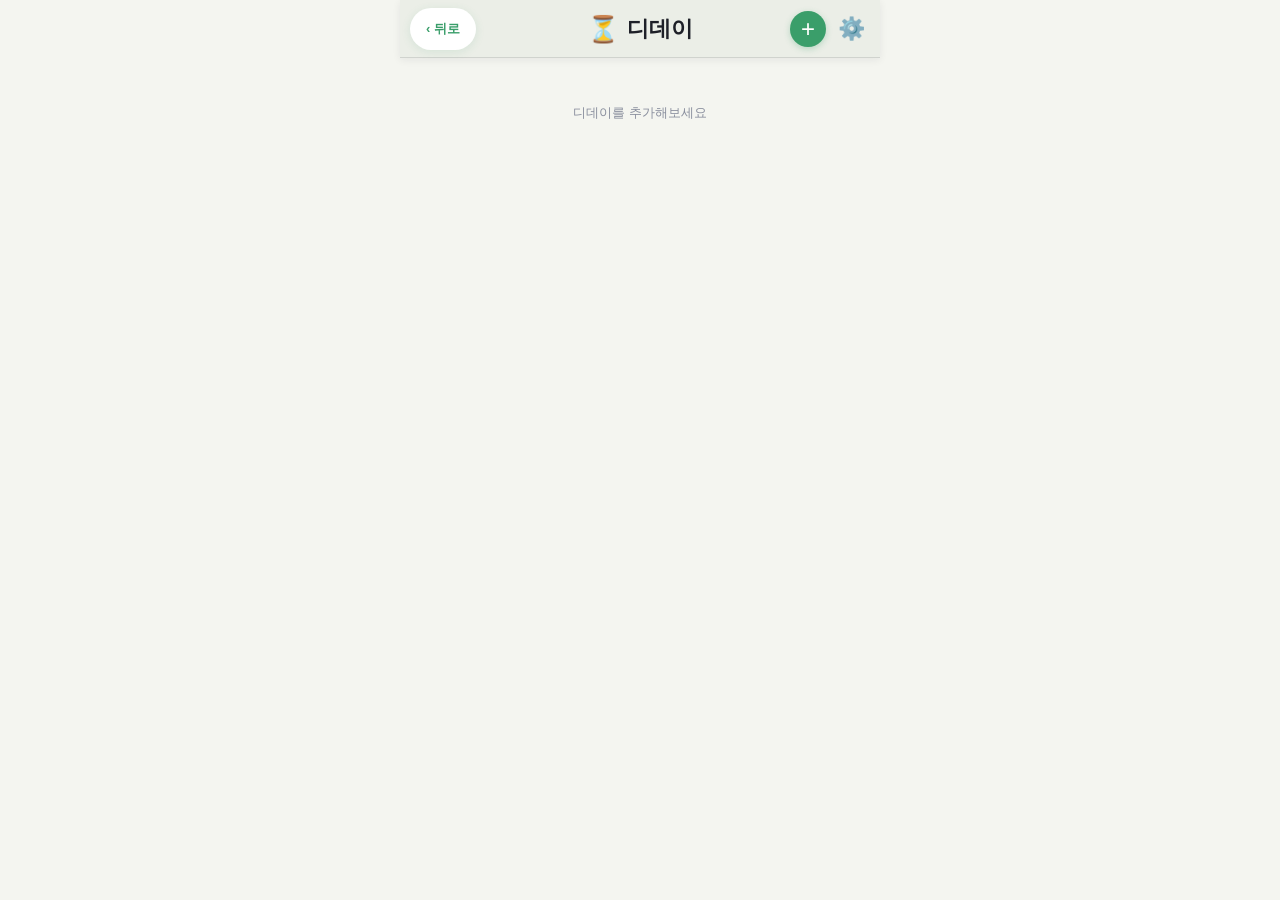
<file: Dday.html>
<!DOCTYPE html>
<html lang="ko">
<head>
<meta charset="UTF-8">
<meta name="viewport" content="width=device-width, initial-scale=1.0, maximum-scale=1.0, user-scalable=no">
<meta name="apple-mobile-web-app-capable" content="yes">
<meta name="apple-mobile-web-app-status-bar-style" content="default">
<meta name="apple-mobile-web-app-title" content="디데이">
<title>디데이</title>
<style>
* { box-sizing: border-box; margin: 0; padding: 0; -webkit-tap-highlight-color: transparent; }
:root {
  --sky: #f4f5f0; --white: #ffffff;
  --text: #1e2028; --text-muted: #4a5060; --text-light: #8a8f9e;
  --border: #cdd0c8; --border-mid: #bdc1b8;
  --radius: 12px; --radius-sm: 8px;
  --shadow-sm: 0 1px 4px rgba(30,32,40,0.08);
  --accent-light: #e3ede4; --accent-mid: #3a9e6a; --accent-btn: #2d7d52;
  --header-bg: #ebeee7;
}
html, body { height: 100%; overflow: hidden; background: var(--sky); font-family: -apple-system, BlinkMacSystemFont, 'Segoe UI', sans-serif; color: var(--text); }
#app { display: flex; flex-direction: column; height: 100vh; height: 100dvh; max-width: 480px; margin: 0 auto; background: var(--sky); }

.app-header {
  height: 58px; display: flex; align-items: center; justify-content: space-between;
  flex-shrink: 0; background: var(--header-bg);
  border-bottom: 1.5px solid rgba(30,32,40,0.13);
  padding: 0 10px 0 10px; box-shadow: 0 2px 8px rgba(30,32,40,0.07);
  position: relative;
}
.header-center {
  position: absolute; left: 50%; top: 50%; transform: translate(-50%, -50%);
  display: flex; align-items: center; gap: 8px; pointer-events: none;
}
.header-left { display: flex; align-items: center; gap: 8px; }
.dd-back-btn {
  display: inline-flex; align-items: center; gap: 5px;
  font-size: 13px; font-weight: 600; color: #3a9e6a;
  flex-shrink: 0; background: white; border-radius: 50px;
  padding: 10px 16px; min-height: 42px; box-shadow: 0 2px 10px rgba(58,158,106,0.12);
  border: none; cursor: pointer; line-height: 1;
}
.dd-back-btn:active { transform: scale(0.95); }
.app-title { font-size: 22px; font-weight: 800; color: var(--text); letter-spacing: -0.3px; }
.header-icon { font-size: 26px; line-height: 1; }
.header-right { display: flex; align-items: center; gap: 6px; }
.add-btn {
  width: 36px; height: 36px; border-radius: 50%;
  background: var(--accent-mid); color: white; border: none; font-size: 24px;
  cursor: pointer; display: flex; align-items: center; justify-content: center;
  box-shadow: 0 2px 6px rgba(58,158,106,0.3);
}
.gear-btn {
  width: 38px; height: 38px; border-radius: 50%;
  background: transparent; border: none; font-size: 22px;
  cursor: pointer; display: flex; align-items: center; justify-content: center;
}

.gear-dropdown {
  position: fixed; top: 62px; right: 10px;
  background: var(--white); border-radius: var(--radius);
  border: 1px solid var(--border-mid); box-shadow: 0 6px 24px rgba(30,32,40,0.18);
  z-index: 300; min-width: 150px; overflow: hidden;
}
.gear-dropdown.hidden { display: none; }
.gear-menu-item {
  display: flex; align-items: center; gap: 10px; padding: 14px 18px;
  font-size: 14px; font-weight: 500; color: var(--text);
  cursor: pointer; border: none; background: transparent; width: 100%; text-align: left;
}
.gear-menu-item:not(:last-child) { border-bottom: 1px solid var(--border); }
.gear-menu-item:active { background: var(--accent-light); }
.dropdown-backdrop { position: fixed; inset: 0; z-index: 299; background: transparent; }
.dropdown-backdrop.hidden { display: none; }

.tab-content { flex: 1; overflow-y: auto; overflow-x: hidden; -webkit-overflow-scrolling: touch; }
.panel { padding: 0 12px 20px; }
.panel-hd { padding: 8px 0 6px; }

.item-list { display: flex; flex-direction: column; gap: 8px; }
.item-card { background: var(--white); border-radius: var(--radius); border: 1px solid var(--border); padding: 10px; display: flex; align-items: center; gap: 8px; box-shadow: var(--shadow-sm); }
.item-body { flex: 1; min-width: 0; }
.item-name { font-size: 14px; font-weight: 500; color: var(--text); white-space: nowrap; overflow: hidden; text-overflow: ellipsis; }
.item-meta { font-size: 11px; color: var(--text-muted); margin-top: 2px; }
.item-actions { display: flex; align-items: center; gap: 5px; flex-shrink: 0; }
.edit-btn { width: 28px; height: 28px; border-radius: var(--radius-sm); border: 1px solid var(--border-mid); background: transparent; color: var(--text-muted); font-size: 13px; cursor: pointer; display: flex; align-items: center; justify-content: center; }
.del-btn { width: 28px; height: 28px; border-radius: var(--radius-sm); border: 1px solid #f0c4c9; background: transparent; color: #a8323f; font-size: 13px; cursor: pointer; display: flex; align-items: center; justify-content: center; }
.dday-badge { font-size: 12px; font-weight: 700; padding: 3px 8px; border-radius: 20px; background: var(--accent-light); color: var(--accent-btn); flex-shrink: 0; min-width: 56px; text-align: center; }
.dday-past { background: #e3ede4; color: #2d7d52; }
.dday-today { background: #e3ede4; color: #2d7d52; }
.empty-msg { text-align: center; padding: 32px 0; color: var(--text-light); font-size: 13px; }

/* 모달 공통 */
.modal-overlay { position: fixed; inset: 0; background: rgba(30,32,40,0.45); z-index: 100; display: flex; align-items: flex-end; justify-content: center; }
.modal-overlay.hidden { display: none; }
.modal-box { background: var(--white); border-radius: 20px 20px 0 0; width: 100%; max-width: 480px; padding: 20px 20px 36px; max-height: 85vh; overflow-y: auto; }
.modal-title { font-size: 16px; font-weight: 700; color: var(--text); margin-bottom: 16px; }
.form-group { margin-bottom: 14px; }
.form-label { font-size: 13px; font-weight: 500; color: var(--text-muted); margin-bottom: 6px; display: block; }
.form-input { width: 100%; padding: 10px 12px; border-radius: var(--radius-sm); border: 1.5px solid var(--border-mid); background: var(--accent-light); font-size: 14px; color: var(--text); outline: none; font-family: inherit; }
.form-input:focus { border-color: var(--accent-mid); }
.date-row { display: flex; gap: 6px; align-items: center; }
.date-row .form-input { text-align: center; }
.date-sep { color: var(--text-muted); font-weight: 600; font-size: 15px; flex-shrink: 0; }
.modal-acts { display: flex; gap: 8px; margin-top: 18px; }
.btn-cancel { flex: 1; padding: 13px; border-radius: var(--radius-sm); border: 1.5px solid var(--border-mid); background: transparent; color: var(--text-muted); font-size: 14px; font-weight: 600; cursor: pointer; }
.btn-save { flex: 2; padding: 13px; border-radius: var(--radius-sm); border: none; background: var(--accent-btn); color: white; font-size: 14px; font-weight: 600; cursor: pointer; }

/* 삭제 확인 모달 */
.confirm-overlay { position: fixed; inset: 0; background: rgba(30,32,40,0.52); z-index: 400; display: flex; align-items: center; justify-content: center; padding: 24px; }
.confirm-overlay.hidden { display: none; }
.confirm-box { background: var(--white); border-radius: 18px; width: 100%; max-width: 320px; padding: 28px 24px 22px; box-shadow: 0 8px 40px rgba(30,32,40,0.22); }
.confirm-icon { font-size: 36px; text-align: center; margin-bottom: 12px; }
.confirm-title { font-size: 16px; font-weight: 700; color: var(--text); text-align: center; margin-bottom: 6px; }
.confirm-desc { font-size: 13px; color: var(--text-muted); text-align: center; margin-bottom: 22px; line-height: 1.5; }
.confirm-acts { display: flex; gap: 8px; }
.btn-confirm-cancel { flex: 1; padding: 12px; border-radius: var(--radius-sm); border: 1.5px solid var(--border-mid); background: transparent; color: var(--text-muted); font-size: 14px; font-weight: 600; cursor: pointer; }
.btn-confirm-del { flex: 1.4; padding: 12px; border-radius: var(--radius-sm); border: none; background: #c94050; color: white; font-size: 14px; font-weight: 700; cursor: pointer; }
</style>
</head>
<body>
<div id="app">
  <div class="app-header">
    <div class="header-left">
      <button class="dd-back-btn" id="dd-back" onclick="goBackToApp()" aria-label="뒤로">‹ 뒤로</button>
    </div>
    <div class="header-center">
      <span class="header-icon">⏳</span>
      <span class="app-title">디데이</span>
    </div>
    <div class="header-right">
      <button class="add-btn" id="add-dd">+</button>
      <button class="gear-btn" id="gear-btn">⚙️</button>
    </div>
  </div>
  <div class="tab-content">
    <div class="panel">
      <div class="panel-hd"></div>
      <div class="item-list" id="dd-list"></div>
    </div>
    <input type="file" id="file-import-dd" accept=".json" style="display:none">
  </div>
</div>

<div class="dropdown-backdrop hidden" id="dropdown-backdrop"></div>
<div class="gear-dropdown hidden" id="gear-dropdown">
  <button class="gear-menu-item" id="menu-import">📥 불러오기</button>
  <button class="gear-menu-item" id="menu-export">📤 내보내기</button>
</div>

<div class="modal-overlay hidden" id="modal">
  <div class="modal-box">
    <div class="modal-title" id="m-title">디데이 추가</div>
    <div class="form-group">
      <label class="form-label">제목</label>
      <input class="form-input" id="f-name" type="text" placeholder="제목을 입력하세요">
    </div>
    <div class="form-group">
      <label class="form-label">날짜</label>
      <div class="date-row">
        <input class="form-input" id="f-y" type="number" placeholder="년" min="1900" max="2100" style="width:76px" inputmode="numeric">
        <span class="date-sep">년</span>
        <input class="form-input" id="f-mo" type="number" placeholder="월" min="1" max="12" style="width:56px" inputmode="numeric">
        <span class="date-sep">월</span>
        <input class="form-input" id="f-d" type="number" placeholder="일" min="1" max="31" style="width:56px" inputmode="numeric">
        <span class="date-sep">일</span>
      </div>
    </div>
    <div class="form-group">
      <label class="form-label">메모 <span style="color:var(--text-light);font-weight:400">(선택)</span></label>
      <input class="form-input" id="f-memo" type="text" placeholder="간단한 메모">
    </div>
    <div class="modal-acts">
      <button class="btn-cancel" id="m-cancel">취소</button>
      <button class="btn-save" id="m-save">저장</button>
    </div>
  </div>
</div>

<div class="confirm-overlay hidden" id="confirm-modal">
  <div class="confirm-box">
    <div class="confirm-icon">🗑️</div>
    <div class="confirm-title">삭제할까요?</div>
    <div class="confirm-desc" id="confirm-desc"></div>
    <div class="confirm-acts">
      <button class="btn-confirm-cancel" id="confirm-cancel">취소</button>
      <button class="btn-confirm-del" id="confirm-ok">삭제</button>
    </div>
  </div>
</div>

<script>
var $ = function(id){ return document.getElementById(id); };
var FILE_SIG = 'soso_dday_v1';

// iframe(PC 중앙 팝업)으로 떠 있으면 embed 모드.
// embed 모드에선 자체 history 조작을 전부 끄고(부모 앱의 뒤로가기 스택 보호),
// 뒤로 버튼은 부모의 모달 닫기를 호출한다. (모바일 풀페이지에선 기존 동작 그대로)
var DD_EMBEDDED = (function(){ try { return window.self !== window.top; } catch(e) { return true; } })();

// ── 일정관리 앱으로 복귀 / 모달 닫기 ──
function goBackToApp(){
  if (DD_EMBEDDED) {
    try {
      if (window.parent && typeof window.parent.closeDdayModal === 'function') {
        window.parent.closeDdayModal();
        return;
      }
    } catch(e) {}
    return;
  }
  if (history.length > 1) history.back();
  else location.href = '../index.html';
}

/* ── 유틸 ── */
function today0(){ var d=new Date(); d.setHours(0,0,0,0); return d; }
function dayDiff(ds){ return Math.round((new Date(ds+'T00:00:00')-today0())/86400000); }

/* ── 데이터 ── */
var S = { dd: [] };
var DD_LS_KEY='zq7k39xr_ss_dd';   // 이 앱 전용 저장 이름
function load(){ try{ S.dd=JSON.parse(localStorage.getItem(DD_LS_KEY)||'[]'); }catch(e){ S.dd=[]; } }
function save(){ localStorage.setItem(DD_LS_KEY,JSON.stringify(S.dd)); }

/* ══════════════════════════════════════════════════
   뒤로가기 처리 전략
   - 레이어(gear / modal / confirm)를 열 때 history.pushState
   - popstate 이벤트에서 현재 열린 레이어를 닫음
   - 버튼·배경 클릭 시에도 history.back() 호출 → popstate 경유
   - 중복 push 방지: 이미 레이어가 열려 있으면 추가 push 안 함
   ══════════════════════════════════════════════════ */

var currentLayer = null; // 'gear' | 'modal' | 'confirm' | null

function layerOpen(name){
  currentLayer = name;
  if (!DD_EMBEDDED) history.pushState({ dday: name }, '');
}

function layerCloseUI(name){
  if(name === 'gear'){
    $('gear-dropdown').classList.add('hidden');
    $('dropdown-backdrop').classList.add('hidden');
  } else if(name === 'modal'){
    $('modal').classList.add('hidden');
  } else if(name === 'confirm'){
    $('confirm-modal').classList.add('hidden');
    pendingDeleteId = null;
  }
  currentLayer = null;
}

/* popstate 가 발화할 때만 UI를 닫는다 */
window.addEventListener('popstate', function(e){
  if (DD_EMBEDDED) return;
  /* e.state.dday 가 있으면 → 레이어 히스토리 엔트리가 pop된 것 */
  if(e.state && e.state.dday){
    layerCloseUI(e.state.dday);
  } else if(currentLayer){
    /* 혹시 state가 없어도 열린 레이어가 있으면 닫기 */
    layerCloseUI(currentLayer);
  }
  /* state도 없고 currentLayer도 없으면 → 정상 뒤로가기 */
});

/* 모든 닫기 요청은 history.back() 한 번 → popstate 경유 */
/* embed 모드에선 history를 안 쓰므로 UI를 직접 닫음 */
function requestClose(){
  if (DD_EMBEDDED) {
    if (currentLayer) layerCloseUI(currentLayer);
    return;
  }
  history.back();
}

/* ── GEAR ── */
$('gear-btn').onclick = function(){
  if(currentLayer) return;
  $('gear-dropdown').classList.remove('hidden');
  $('dropdown-backdrop').classList.remove('hidden');
  layerOpen('gear');
};
$('dropdown-backdrop').onclick = function(){ requestClose(); };
$('menu-import').onclick = function(){
  requestClose();
  setTimeout(function(){ $('file-import-dd').click(); }, 100);
};
$('menu-export').onclick = function(){
  requestClose();
  setTimeout(function(){ exportData(); }, 100);
};

/* ── 추가/수정 모달 ── */
var mCtx = { item: null, idx: null };

function openModal(item, idx){
  if(currentLayer) return;
  mCtx = { item: item, idx: idx };
  var isE = item !== null;
  $('m-title').textContent = isE ? '수정' : '디데이 추가';
  $('f-name').value  = isE ? item.name : '';
  $('f-memo').value  = isE ? (item.memo||'') : '';
  if(isE && item.date){
    var p = item.date.split('-');
    $('f-y').value=+p[0]; $('f-mo').value=+p[1]; $('f-d').value=+p[2];
  } else {
    $('f-y').value=''; $('f-mo').value=''; $('f-d').value='';
  }
  $('modal').classList.remove('hidden');
  layerOpen('modal');
  /* 포커스 없음 */
}

$('m-cancel').onclick = function(){ requestClose(); };
$('modal').onclick = function(e){ if(e.target===$('modal')) requestClose(); };
$('m-save').onclick = function(){
  var name = $('f-name').value.trim();
  if(!name){ $('f-name').focus(); return; }
  if(!$('f-y').value||!$('f-mo').value||!$('f-d').value){ alert('날짜를 입력해주세요'); return; }
  var item=mCtx.item, idx=mCtx.idx;
  var y=String($('f-y').value).padStart(4,'0');
  var m=String($('f-mo').value).padStart(2,'0');
  var d=String($('f-d').value).padStart(2,'0');
  var obj={ id: item?item.id:Date.now(), name:name, memo:$('f-memo').value.trim(), date:y+'-'+m+'-'+d };
  if(idx!==null && idx>=0) S.dd[idx]=obj; else S.dd.push(obj);
  save(); renderDd();
  requestClose();
};

/* ── 삭제 확인 모달 ── */
var pendingDeleteId = null;

function showConfirm(id, name){
  if(currentLayer) return;
  pendingDeleteId = id;
  $('confirm-desc').innerHTML = '<b>'+name+'</b>을(를) 삭제하면<br>다시 복구할 수 없어요.';
  $('confirm-modal').classList.remove('hidden');
  layerOpen('confirm');
}
$('confirm-cancel').onclick = function(){ requestClose(); };
$('confirm-modal').onclick  = function(e){ if(e.target===$('confirm-modal')) requestClose(); };
$('confirm-ok').onclick = function(){
  if(pendingDeleteId!==null){
    S.dd=S.dd.filter(function(x){ return x.id!==pendingDeleteId; });
    save(); renderDd();
  }
  requestClose();
};

/* ── 렌더 ── */
function renderDd(){
  var list=$('dd-list'); list.innerHTML='';
  var sorted=S.dd.slice().sort(function(a,b){ return b.date.localeCompare(a.date); });
  if(!sorted.length){ list.innerHTML='<div class="empty-msg">디데이를 추가해보세요</div>'; return; }
  sorted.forEach(function(it){ list.appendChild(makeCard(it)); });
}

function ddText(it){
  var diff=dayDiff(it.date);
  if(diff===0) return {t:'D-DAY',c:'dday-today'};
  if(diff<0)   return {t:'+'+Math.abs(diff)+'일',c:'dday-past'};
  return {t:'D-'+diff,c:''};
}

function makeCard(it){
  var card=document.createElement('div'); card.className='item-card';
  var body=document.createElement('div'); body.className='item-body';
  var ne=document.createElement('div'); ne.className='item-name'; ne.textContent=it.name; body.appendChild(ne);
  if(it.memo){ var me=document.createElement('div'); me.className='item-meta'; me.textContent=it.memo; body.appendChild(me); }
  var de=document.createElement('div'); de.className='item-meta'; de.textContent=it.date.replace(/-/g,'. ')+'.'; body.appendChild(de);
  var acts=document.createElement('div'); acts.className='item-actions';
  var inf=ddText(it);
  var badge=document.createElement('span'); badge.className='dday-badge '+inf.c; badge.textContent=inf.t; acts.appendChild(badge);
  var eb=document.createElement('button'); eb.className='edit-btn'; eb.textContent='✏️';
  eb.onclick=(function(item){ return function(){ var oi=S.dd.findIndex(function(x){return x.id===item.id;}); openModal(item,oi); }; })(it);
  var db=document.createElement('button'); db.className='del-btn'; db.textContent='✕';
  db.onclick=(function(item){ return function(){ showConfirm(item.id,item.name); }; })(it);
  acts.appendChild(eb); acts.appendChild(db);
  card.appendChild(body); card.appendChild(acts);
  return card;
}

/* ── 내보내기/불러오기 ── */
function exportData(){
  var date=new Date();
  var ds=date.getFullYear()+String(date.getMonth()+1).padStart(2,'0')+String(date.getDate()).padStart(2,'0');
  var payload={_sig:FILE_SIG,data:S.dd};
  var blob=new Blob([JSON.stringify(payload,null,2)],{type:'application/json'});
  var url=URL.createObjectURL(blob);
  var a=document.createElement('a'); a.href=url; a.download='soso_dday_'+ds+'.json';
  document.body.appendChild(a); a.click(); document.body.removeChild(a); URL.revokeObjectURL(url);
}

function importData(file){
  if(!file) return;
  var reader=new FileReader();
  reader.onload=function(e){
    try{
      var parsed=JSON.parse(e.target.result);
      if(!parsed._sig||parsed._sig!==FILE_SIG){ alert('이 앱에서 내보낸 디데이 파일이 아니에요.\n올바른 파일을 선택해주세요.'); return; }
      var data=parsed.data;
      if(!Array.isArray(data)){ alert('파일 형식이 올바르지 않아요.'); return; }
      if(confirm('디데이 '+data.length+'개를 불러올까요?\n기존 데이터는 덮어씌워져요.')){ S.dd=data; save(); renderDd(); alert('불러오기 완료!'); }
    }catch(err){ alert('파일을 읽을 수 없어요.'); }
  };
  reader.readAsText(file);
}

$('add-dd').onclick = function(){ openModal(null,null); };
$('file-import-dd').onchange = function(e){ importData(e.target.files[0]); e.target.value=''; };

/* ── 초기화 ── */
load(); renderDd();
/* 기본 상태 설정: layer 없음. 이 상태로 popstate가 오면 뒤로가기 허용 */
if (!DD_EMBEDDED) history.replaceState({ dday: null }, '');
</script>
</body>
</html>
</file>
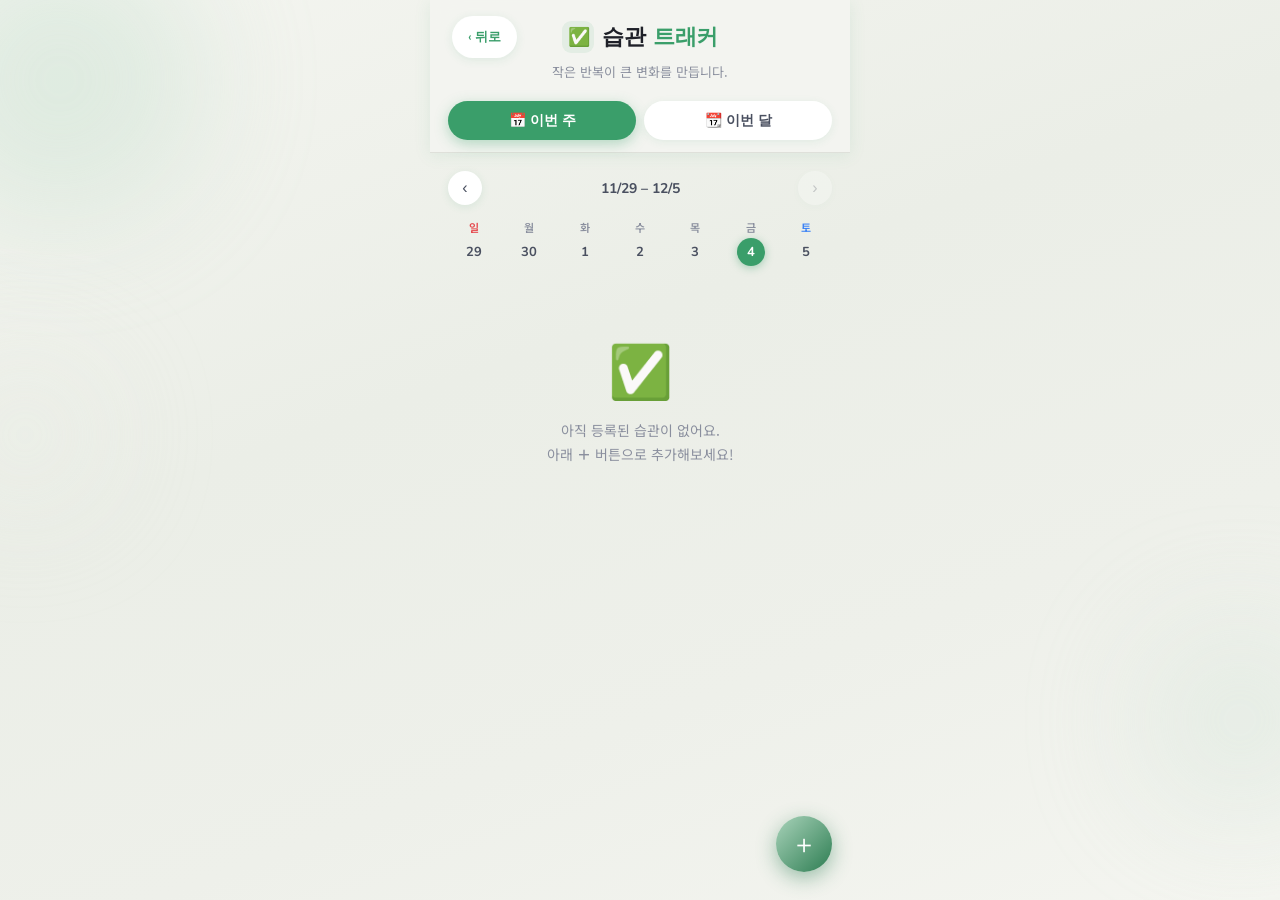
<file: habits.html>
<!DOCTYPE html>
<html lang="ko">
<head>
  <meta charset="UTF-8" />
  <meta name="viewport" content="width=device-width, initial-scale=1.0, maximum-scale=1.0, user-scalable=no" />
  <title>습관 트래커 · MyDaily7</title>
  <link href="https://fonts.googleapis.com/css2?family=Nunito:wght@400;600;700;800;900&family=Noto+Sans+KR:wght@400;500;700&display=swap" rel="stylesheet">
  <style>
    :root {
      --sky1: #e3ede4; --sky2: #cfe0d3; --sky3: #8fc4a5; --sky4: #5cae7e;
      --accent: #3a9e6a; --soft-purple: #d7e6dc;
      --purple-mid: #3a9e6a; --purple-dark: #2d7d52;
      --text-dark: #1e2028; --text-mid: #4a5060; --text-light: #8a8f9e;
      --card-bg: rgba(255,255,255,0.85);
      --shadow: 0 8px 32px rgba(58,158,106,0.13);
      --radius: 22px; --radius-sm: 14px;
    }
    * { box-sizing: border-box; margin: 0; padding: 0; -webkit-tap-highlight-color: transparent; }
    body {
      font-family: 'Noto Sans KR', sans-serif;
      background: linear-gradient(160deg, #f4f5f0 0%, #ebeee7 40%, #eef0ea 70%, #f4f5f0 100%);
      min-height: 100dvh; display: flex; flex-direction: column; align-items: center; overflow-x: hidden;
    }
    .bg-blob { position: fixed; border-radius: 50%; filter: blur(60px); opacity: 0.35; pointer-events: none; z-index: 0; }
    .bg-blob-1 { width: 280px; height: 280px; background: #bcdcc8; top: -60px; left: -80px; }
    .bg-blob-2 { width: 200px; height: 200px; background: #d0e2d6; bottom: 80px; right: -60px; }
    .bg-blob-3 { width: 150px; height: 150px; background: #e8ece4; top: 40%; left: -50px; }
    .container {
      position: relative; z-index: 1; width: 100%; max-width: 420px;
      padding: 0 18px 100px; display: flex; flex-direction: column;
    }
    header { padding: 16px 4px 10px; animation: fadeUp 0.4s ease both; }
    .header-top { display: flex; align-items: center; gap: 12px; margin-bottom: 4px; }
    .back-btn {
      display: inline-flex; align-items: center; gap: 5px;
      font-size: 13px; font-weight: 600; color: #3a9e6a;
      text-decoration: none; flex-shrink: 0; background: white; border-radius: 50px;
      padding: 10px 16px; min-height: 42px; box-shadow: 0 2px 10px rgba(58,158,106,0.12);
      border: none; cursor: pointer; font-family: 'Nunito', sans-serif;
    }
    .back-btn:active { transform: scale(0.95); }
    .header-title-wrap { flex: 1; text-align: center; }
    .page-title {
      font-family: 'Nunito', sans-serif; font-size: 22px; font-weight: 900;
      color: var(--text-dark); letter-spacing: -0.5px; text-align: center;
      display: flex; align-items: center; justify-content: center; gap: 8px;
    }
    .page-title-icon {
      width: 32px; height: 32px; border-radius: 9px; background: #e3ede4;
      display: flex; align-items: center; justify-content: center; font-size: 18px; flex-shrink: 0;
    }
    .page-title span { color: var(--purple-mid); }
    .page-subtitle { font-size: 13px; color: var(--text-light); margin-top: 4px; text-align: center; }
    .view-tabs { display: flex; gap: 8px; margin-top: 10px; animation: fadeUp 0.4s 0.08s ease both; padding-bottom: 12px; }
    .tab-btn {
      flex: 1; padding: 10px; border: none; border-radius: 50px;
      font-family: 'Nunito', sans-serif; font-size: 14px; font-weight: 700; cursor: pointer; transition: all 0.2s;
    }
    .tab-btn.active { background: var(--purple-mid); color: white; box-shadow: 0 4px 14px rgba(58,158,106,0.35); }
    .tab-btn:not(.active) { background: white; color: var(--text-mid); box-shadow: 0 2px 8px rgba(58,158,106,0.1); }
    .week-nav {
      display: flex; align-items: center; justify-content: space-between;
      margin-top: 18px; animation: fadeUp 0.4s 0.12s ease both;
    }
    .week-nav-btn {
      width: 34px; height: 34px; border-radius: 50%; border: none; background: white;
      box-shadow: 0 2px 8px rgba(58,158,106,0.12); font-size: 16px; cursor: pointer; color: var(--text-mid);
      display: flex; align-items: center; justify-content: center; transition: all 0.15s;
    }
    .week-nav-btn:active { transform: scale(0.9); }
    .week-label { font-family: 'Nunito', sans-serif; font-size: 14px; font-weight: 700; color: var(--text-mid); }
    .week-days {
      display: grid; grid-template-columns: repeat(7, 1fr); gap: 4px; margin-top: 14px;
      animation: fadeUp 0.4s 0.14s ease both;
    }
    .day-col { display: flex; flex-direction: column; align-items: center; gap: 3px; }
    .day-name { font-size: 11px; font-weight: 600; color: var(--text-light); text-align: center; }
    .day-name.sun, .month-day-header.sun { color: #e5484d; }
    .day-name.sat, .month-day-header.sat { color: #3b82f6; }
    .day-num {
      width: 28px; height: 28px; border-radius: 50%; display: flex; align-items: center; justify-content: center;
      font-family: 'Nunito', sans-serif; font-size: 13px; font-weight: 700; color: var(--text-mid);
    }
    .day-num.today { background: var(--purple-mid); color: white; box-shadow: 0 2px 8px rgba(58,158,106,0.4); }
    .habits-list { display: flex; flex-direction: column; gap: 12px; margin-top: 16px; animation: fadeUp 0.4s 0.18s ease both; }
    .habit-row {
      background: var(--card-bg); border-radius: var(--radius-sm); box-shadow: var(--shadow);
      backdrop-filter: blur(12px); border: 1.5px solid rgba(255,255,255,0.7); overflow: hidden;
    }
    .habit-row-header { display: flex; align-items: center; gap: 10px; padding: 13px 14px 11px; }
    .habit-icon-badge {
      width: 36px; height: 36px; border-radius: 10px; display: flex; align-items: center; justify-content: center;
      font-size: 20px; flex-shrink: 0; background: var(--soft-purple);
    }
    .habit-info { flex: 1; min-width: 0; }
    .habit-name {
      font-family: 'Nunito', sans-serif; font-size: 14px; font-weight: 800; color: var(--text-dark);
      white-space: nowrap; overflow: hidden; text-overflow: ellipsis;
    }
    .habit-goal-label { font-size: 11px; color: var(--text-light); margin-top: 1px; }
    .habit-progress-text { font-family: 'Nunito', sans-serif; font-size: 13px; font-weight: 700; color: var(--purple-mid); flex-shrink: 0; }
    .habit-week-checks { display: grid; grid-template-columns: repeat(7, 1fr); gap: 4px; padding: 0 14px 13px; }
    .check-cell { display: flex; flex-direction: column; align-items: center; gap: 3px; }
    .check-dot {
      width: 28px; height: 28px; border-radius: 50%; border: 2px solid #e2e5dc;
      display: flex; align-items: center; justify-content: center; font-size: 13px; cursor: pointer;
      transition: all 0.2s cubic-bezier(.34,1.56,.64,1); background: transparent;
      -webkit-user-select: none; user-select: none;
    }
    .check-dot.done {
      background: var(--purple-mid); border-color: var(--purple-mid);
      box-shadow: 0 2px 8px rgba(58,158,106,0.4); color: white; font-size: 13px; font-weight: 700;
    }
    .check-dot.partial { border-color: var(--purple-mid); background: rgba(58,158,106,0.08); }
    .check-dot.missed {
      border-color: #d99; background: rgba(200,90,90,0.1);
      color: #c25; font-size: 13px; font-weight: 800;
    }
    .check-dot.future { opacity: 1; cursor: default; background: #8a8f9e; border-color: #8a8f9e; }
    .check-dot:not(.future):not(.done):active { transform: scale(0.85); }
    .habit-prog-bar-wrap { padding: 0 14px 13px; margin-top: -4px; display: flex; align-items: center; gap: 8px; }
    .prog-bar-bg { flex: 1; height: 5px; border-radius: 99px; background: #ebeee7; overflow: hidden; }
    .prog-bar-fill { height: 100%; border-radius: 99px; background: linear-gradient(90deg, #8fc4a5, #3a9e6a); transition: width 0.4s ease; }
    .prog-bar-pct { font-family: 'Nunito', sans-serif; font-size: 10px; font-weight: 800; color: var(--purple-mid); width: 38px; text-align: right; flex-shrink: 0; }
    .month-view { display: none; margin-top: 16px; }
    .month-view.active { display: block; animation: fadeUp 0.35s ease both; }
    .month-habit-card {
      background: var(--card-bg); border-radius: var(--radius); box-shadow: var(--shadow);
      backdrop-filter: blur(12px); border: 1.5px solid rgba(255,255,255,0.7); padding: 16px; margin-bottom: 14px;
    }
    .month-habit-header { display: flex; align-items: center; gap: 10px; margin-bottom: 12px; }
    .month-habit-icon {
      width: 36px; height: 36px; border-radius: 10px; background: var(--soft-purple);
      display: flex; align-items: center; justify-content: center; font-size: 20px;
    }
    .month-habit-meta { flex: 1; }
    .month-habit-name { font-family: 'Nunito', sans-serif; font-size: 14px; font-weight: 800; color: var(--text-dark); }
    .month-habit-rate { font-size: 11px; color: var(--text-light); margin-top: 1px; }
    .month-rate-badge { font-family: 'Nunito', sans-serif; font-size: 18px; font-weight: 900; color: var(--purple-mid); }
    .month-dot-grid { display: grid; grid-template-columns: repeat(7, 1fr); gap: 5px; }
    .month-day-header { font-size: 10px; font-weight: 600; color: var(--text-light); text-align: center; padding-bottom: 4px; }
    .add-fab {
      position: fixed; bottom: 28px; right: calc(50% - 210px + 18px);
      width: 56px; height: 56px; border-radius: 50%;
      background: linear-gradient(135deg, #a9d3ba, #2d7d52); border: none; cursor: pointer;
      box-shadow: 0 6px 20px rgba(45,125,82,0.45); display: flex; align-items: center; justify-content: center;
      font-size: 26px; color: white; transition: transform 0.2s cubic-bezier(.34,1.56,.64,1); z-index: 100;
    }
    .add-fab:active { transform: scale(0.9); }
    .modal-overlay {
      display: none; position: fixed; inset: 0; background: rgba(30,32,40,0.45); backdrop-filter: blur(6px);
      z-index: 200; align-items: flex-end; justify-content: center;
    }
    .modal-overlay.open { display: flex; animation: fadeIn 0.2s ease both; }
    .modal-sheet {
      width: 100%; max-width: 420px; background: linear-gradient(160deg, #eef0ea 0%, #e8ece2 100%);
      border-radius: 28px 28px 0 0; padding: 24px 22px 40px;
      animation: slideUp 0.3s cubic-bezier(.34,1.2,.64,1) both; max-height: 92dvh; overflow-y: auto;
    }
    .modal-handle { width: 40px; height: 4px; border-radius: 99px; background: #cdd0c8; margin: 0 auto 20px; }
    .modal-title { font-family: 'Nunito', sans-serif; font-size: 20px; font-weight: 900; color: var(--text-dark); margin-bottom: 20px; }
    .form-label {
      font-size: 12px; font-weight: 700; color: var(--text-mid); letter-spacing: 0.06em;
      text-transform: uppercase; margin-bottom: 8px; display: block;
    }
    .form-group { margin-bottom: 18px; }
    .form-input {
      width: 100%; padding: 12px 16px; border: 1.5px solid rgba(58,158,106,0.2); border-radius: var(--radius-sm);
      background: white; font-size: 15px; font-family: 'Noto Sans KR', sans-serif; color: var(--text-dark); outline: none; transition: border-color 0.2s;
    }
    .form-input:focus { border-color: var(--purple-mid); }
    .icon-picker-grid { display: grid; grid-template-columns: repeat(8, 1fr); gap: 6px; max-height: 220px; overflow-y: auto; padding: 4px 2px; }
    .icon-option {
      width: 100%; aspect-ratio: 1; border-radius: 10px; border: 2px solid transparent;
      display: flex; align-items: center; justify-content: center; font-size: 22px; cursor: pointer;
      background: white; transition: all 0.15s; -webkit-user-select: none; user-select: none;
    }
    .icon-option:active { transform: scale(0.85); }
    .icon-option.selected { border-color: var(--purple-mid); background: var(--soft-purple); box-shadow: 0 2px 8px rgba(58,158,106,0.3); }
    .goal-type-row { display: grid; grid-template-columns: repeat(3, 1fr); gap: 8px; }
    .goal-type-btn {
      padding: 10px 6px; border-radius: var(--radius-sm); border: 1.5px solid rgba(58,158,106,0.2);
      background: white; cursor: pointer; font-size: 11px; font-weight: 700; color: var(--text-mid);
      text-align: center; line-height: 1.4; transition: all 0.15s;
    }
    .goal-type-btn.selected { border-color: var(--purple-mid); background: var(--soft-purple); color: var(--purple-dark); }
    .goal-type-btn .type-emoji { font-size: 18px; display: block; margin-bottom: 4px; }
    .goal-num-row { display: flex; align-items: center; gap: 10px; margin-top: 12px; }
    .num-input {
      width: 80px; padding: 10px 14px; border: 1.5px solid rgba(58,158,106,0.2); border-radius: var(--radius-sm);
      background: white; font-family: 'Nunito', sans-serif; font-size: 18px; font-weight: 800; color: var(--text-dark);
      text-align: center; outline: none;
    }
    .num-input:focus { border-color: var(--purple-mid); }
    .num-unit { font-size: 13px; color: var(--text-mid); font-weight: 600; }
    .num-unit-input {
      flex: 1; padding: 10px 14px; border: 1.5px solid rgba(58,158,106,0.2); border-radius: var(--radius-sm);
      background: white; font-size: 14px; color: var(--text-dark); outline: none;
    }
    .num-unit-input:focus { border-color: var(--purple-mid); }
    .save-btn {
      width: 100%; padding: 15px; background: linear-gradient(135deg, #a9d3ba, #2d7d52); border: none;
      border-radius: var(--radius-sm); color: white; font-family: 'Nunito', sans-serif; font-size: 16px; font-weight: 800;
      cursor: pointer; margin-top: 8px; box-shadow: 0 4px 16px rgba(45,125,82,0.3); transition: transform 0.15s, box-shadow 0.15s;
    }
    .save-btn:active { transform: scale(0.97); box-shadow: none; }
    .empty-state { text-align: center; padding: 48px 20px; animation: fadeUp 0.4s 0.2s ease both; }
    .empty-state .empty-icon { font-size: 52px; margin-bottom: 14px; }
    .empty-state p { font-size: 14px; color: var(--text-light); line-height: 1.7; }
    @keyframes fadeUp { from { opacity:0; transform:translateY(16px); } to { opacity:1; transform:none; } }
    @keyframes fadeIn { from { opacity:0; } to { opacity:1; } }
    @keyframes slideUp { from { transform:translateY(100%); } to { transform:translateY(0); } }
    .habit-row-header .del-btn, .habit-row-header .edit-btn, .habit-row-header .drag-handle {
      background: none; border: none; font-size: 15px; cursor: pointer; padding: 4px 5px;
      border-radius: 8px; transition: all 0.15s; display: flex; align-items: center; justify-content: center;
      width: 28px; height: 28px; flex-shrink: 0;
    }
    .habit-row-header .del-btn { color: #cdd0c8; }
    .habit-row-header .del-btn:hover { background: #f3dde0; color: #c94050; }
    .habit-row-header .edit-btn { color: #bdc1b8; font-size: 13px; }
    .habit-row-header .edit-btn:hover { background: var(--soft-purple); color: var(--purple-mid); }
    .habit-row-header .drag-handle { cursor: grab; color: #cdd0c8; flex-direction: column; gap: 3px; }
    .habit-row-header .drag-handle:active { cursor: grabbing; color: var(--purple-mid); }
    .drag-handle-lines { display: flex; flex-direction: column; gap: 3px; pointer-events: none; }
    .drag-handle-lines span { display: block; width: 16px; height: 2px; border-radius: 2px; background: currentColor; }
    .habit-row.dragging { opacity: 0.4; transform: scale(0.98); box-shadow: none; transition: none; }
    .habit-row.drag-over { border-color: var(--purple-mid); box-shadow: 0 0 0 2px rgba(58,158,106,0.3); }
    .month-dot {
      width: 100%; aspect-ratio: 1; border-radius: 6px; position: relative; overflow: hidden;
      display: flex; align-items: flex-end; justify-content: center; cursor: default; transition: all 0.15s;
    }
    .month-dot-label { position: relative; z-index: 2; font-size: 9px; font-weight: 700; line-height: 1; padding-bottom: 2px; color: var(--text-mid); }
    .month-dot-fill { position: absolute; bottom: 0; left: 0; right: 0; background: linear-gradient(180deg, #8fc4a5, #3a9e6a); transition: height 0.3s ease; }
    .month-dot.empty { background: transparent; cursor: default; }
    .month-dot.future { background: #eef0ea; cursor: default; opacity: 0.45; }
    .month-dot.miss { background: #eef0ea; }
    .month-dot.miss .month-dot-label { color: var(--text-light); }
    .month-dot-x { position: absolute; top: 0; left: 0; right: 0; bottom: 3px; display: flex; align-items: center; justify-content: center; z-index: 2; color: #c25; font-size: 13px; font-weight: 800; line-height: 1; }
    .month-dot.today-dot { box-shadow: 0 0 0 2px var(--purple-mid); }
    .month-nav {
      display: flex; align-items: center; justify-content: space-between;
      margin-top: 18px; margin-bottom: 4px; animation: fadeUp 0.35s ease both;
    }
    .month-nav-btn {
      width: 34px; height: 34px; border-radius: 50%; border: none; background: white;
      box-shadow: 0 2px 8px rgba(58,158,106,0.12); font-size: 16px; cursor: pointer; color: var(--text-mid);
      display: flex; align-items: center; justify-content: center;
    }
    .month-nav-label { font-family: 'Nunito', sans-serif; font-size: 14px; font-weight: 700; color: var(--text-mid); }
    .sticky-header {
      position: sticky; top: 0; z-index: 50;
      margin: 0 -18px;
      padding: 0 18px;
      background: rgba(244,245,240,0.92);
      backdrop-filter: blur(14px);
      -webkit-backdrop-filter: blur(14px);
      box-shadow: 0 2px 16px rgba(58,158,106,0.10);
      border-bottom: 1.5px solid rgba(189,193,184,0.4);
    }
    .confirm-overlay {
      display: none; position: fixed; inset: 0; background: rgba(30,32,40,0.45); backdrop-filter: blur(6px);
      z-index: 300; align-items: center; justify-content: center;
    }
    .confirm-overlay.open { display: flex; animation: fadeIn 0.18s ease both; }
    .confirm-sheet {
      width: calc(100% - 48px); max-width: 320px;
      background: linear-gradient(160deg, #eef0ea 0%, #e8ece2 100%);
      border-radius: 24px; padding: 28px 24px 20px;
      animation: scaleIn 0.2s cubic-bezier(.34,1.2,.64,1) both;
      box-shadow: 0 16px 48px rgba(58,158,106,0.18);
    }
    @keyframes scaleIn { from { opacity:0; transform:scale(0.92); } to { opacity:1; transform:scale(1); } }
    .confirm-icon { font-size: 36px; text-align: center; margin-bottom: 12px; }
    .confirm-title { font-family: 'Nunito', sans-serif; font-size: 17px; font-weight: 900; color: var(--text-dark); text-align: center; margin-bottom: 8px; }
    .confirm-desc { font-size: 13px; color: var(--text-mid); text-align: center; line-height: 1.6; margin-bottom: 22px; }
    .confirm-btns { display: flex; gap: 10px; }
    .confirm-btn-cancel {
      flex: 1; padding: 13px; border: 1.5px solid rgba(58,158,106,0.2); border-radius: var(--radius-sm);
      background: white; font-family: 'Nunito', sans-serif; font-size: 14px; font-weight: 700;
      color: var(--text-mid); cursor: pointer; transition: all 0.15s;
    }
    .confirm-btn-cancel:active { background: #eef0ea; }
    .confirm-btn-delete {
      flex: 1; padding: 13px; border: none; border-radius: var(--radius-sm);
      background: linear-gradient(135deg, #d8606e, #c94050); font-family: 'Nunito', sans-serif;
      font-size: 14px; font-weight: 800; color: white; cursor: pointer;
      box-shadow: 0 4px 14px rgba(201,64,80,0.3); transition: all 0.15s;
    }
    .confirm-btn-delete:active { transform: scale(0.97); box-shadow: none; }
    @media (max-width: 400px) { .icon-picker-grid { grid-template-columns: repeat(7, 1fr); } }
  </style>
</head>
<body>
<div class="bg-blob bg-blob-1"></div>
<div class="bg-blob bg-blob-2"></div>
<div class="bg-blob bg-blob-3"></div>

<div class="container">
  <div class="sticky-header">
  <header>
    <div class="header-top">
      <button class="back-btn" onclick="goBackToApp()" aria-label="뒤로">‹ 뒤로</button>
      <div class="header-title-wrap">
        <h1 class="page-title"><div class="page-title-icon">✅</div>습관 <span>트래커</span></h1>
      </div>
      <span class="back-btn" aria-hidden="true" style="visibility:hidden;">‹ 뒤로</span>
    </div>
    <p class="page-subtitle">작은 반복이 큰 변화를 만듭니다.</p>
  </header>

  <div class="view-tabs">
    <button class="tab-btn active" id="tab-week" onclick="switchTab('week')">📅 이번 주</button>
    <button class="tab-btn" id="tab-month" onclick="switchTab('month')">📆 이번 달</button>
  </div>
  </div>

  <!-- 주간 뷰 -->
  <div id="view-week">
    <div class="week-nav">
      <button class="week-nav-btn" onclick="shiftWeek(-1)">‹</button>
      <span class="week-label" id="week-label"></span>
      <button class="week-nav-btn" onclick="shiftWeek(1)">›</button>
    </div>
    <div class="week-days" id="week-days-header"></div>
    <div class="habits-list" id="week-habits-list"></div>
  </div>

  <!-- 월간 뷰 -->
  <div id="view-month" style="display:none;">
    <div class="month-nav">
      <button class="month-nav-btn" onclick="shiftMonth(-1)">‹</button>
      <span class="month-nav-label" id="month-label"></span>
      <button class="month-nav-btn" onclick="shiftMonth(1)">›</button>
    </div>
    <div id="month-habits-list" class="month-view active"></div>
  </div>
</div>

<!-- FAB -->
<button class="add-fab" onclick="openModal()" title="습관 추가">＋</button>

<!-- 삭제 확인 모달 -->
<div class="confirm-overlay" id="confirm-modal">
  <div class="confirm-sheet">
    <div class="confirm-icon">🗑️</div>
    <div class="confirm-title">습관을 삭제할까요?</div>
    <div class="confirm-desc" id="confirm-desc">이 습관과 모든 기록이 삭제돼요.<br>삭제 후에는 복구할 수 없어요.</div>
    <div class="confirm-btns">
      <button class="confirm-btn-cancel" onclick="closeConfirm()">취소</button>
      <button class="confirm-btn-delete" id="confirm-delete-btn">삭제</button>
    </div>
  </div>
</div>

<!-- 추가/수정 모달 -->
<div class="modal-overlay" id="modal" onclick="handleOverlayClick(event)">
  <div class="modal-sheet">
    <div class="modal-handle"></div>
    <div class="modal-title">✨ 새 습관 추가</div>
    <div class="form-group">
      <label class="form-label">습관 이름</label>
      <input class="form-input" id="habit-name-input" type="text" placeholder="예: 물 2리터 마시기" maxlength="30" />
    </div>
    <div class="form-group">
      <label class="form-label">아이콘 선택</label>
      <div class="icon-picker-grid" id="icon-picker"></div>
    </div>
    <div class="form-group">
      <label class="form-label">목표 유형</label>
      <div class="goal-type-row">
        <button class="goal-type-btn selected" data-type="weekly" onclick="selectGoalType(this,'weekly')">
          <span class="type-emoji">📅</span>주 N회
        </button>
        <button class="goal-type-btn" data-type="daily_count" onclick="selectGoalType(this,'daily_count')">
          <span class="type-emoji">🔁</span>하루 N회
        </button>
        <button class="goal-type-btn" data-type="daily_amount" onclick="selectGoalType(this,'daily_amount')">
          <span class="type-emoji">📏</span>하루 N량
        </button>
      </div>
      <div class="goal-num-row">
        <input class="num-input" id="goal-num" type="number" min="1" max="7" placeholder="" oninput="validateGoalNum()" />
        <span class="num-unit" id="goal-unit-label">회 / 주</span>
        <input class="num-unit-input" id="goal-unit-custom" type="text" placeholder="단위 (예: L, 분, 페이지)" style="display:none;" maxlength="10" />
      </div>
      <div id="daily-days-row" style="display:none; margin-top:10px;">
        <label class="form-label" style="margin-bottom:6px;">주 며칠 실천할까요?</label>
        <div class="goal-num-row">
          <input class="num-input" id="goal-days-per-week" type="number" min="1" max="7" placeholder="" oninput="validateDaysPerWeek()" />
          <span class="num-unit">일 / 주 (1~7)</span>
        </div>
        <div id="goal-days-error" style="display:none; color:#c94050; font-size:12px; margin-top:6px; font-weight:600;">1~7 사이 숫자만 입력 가능해요.</div>
      </div>
      <div id="goal-num-error" style="display:none; color:#c94050; font-size:12px; margin-top:6px; font-weight:600;">주 N회는 1~7 사이 숫자만 입력 가능해요.</div>
    </div>
    <button class="save-btn" onclick="saveHabit()">저장하기</button>
  </div>
</div>

<script>
// iframe(PC 중앙 팝업)으로 떠 있으면 embed 모드.
// embed 모드에선 자체 history 조작을 전부 끄고(부모 앱의 뒤로가기 스택 보호),
// 뒤로 버튼은 부모의 모달 닫기를 호출한다.
const HT_EMBEDDED = (function(){ try { return window.self !== window.top; } catch(e) { return true; } })();

// ── 일정관리 앱으로 복귀 / 모달 닫기 ──
function goBackToApp() {
  if (HT_EMBEDDED) {
    // PC 중앙 팝업(iframe) 안: 부모에게 모달 닫기 요청
    try {
      if (window.parent && typeof window.parent.closeHabitsModal === 'function') {
        window.parent.closeHabitsModal();
        return;
      }
    } catch(e) {}
    return;
  }
  // 모바일 풀페이지: 앱(index)으로 복귀
  if (history.length > 1) history.back();
  else location.href = '../index.html';
}
const LS_DEFS = 'zq7k39xr_habit_defs';   // 이 앱 전용 저장 이름
const LS_LOGS = 'zq7k39xr_habit_logs';
function loadDefs() { try { return JSON.parse(localStorage.getItem(LS_DEFS) || '[]'); } catch { return []; } }
function saveDefs(arr) { localStorage.setItem(LS_DEFS, JSON.stringify(arr)); }
function loadLogs() { try { return JSON.parse(localStorage.getItem(LS_LOGS) || '{}'); } catch { return {}; } }
function saveLogs(obj) { localStorage.setItem(LS_LOGS, JSON.stringify(obj)); }
function logKey(habitId, dateS) { return `${habitId}|${dateS}`; }
function pruneOldLogs(logs) {
  const keys = Object.keys(logs);
  if (keys.length === 0) return logs;
  const months = [...new Set(keys.map(k => k.split('|')[1].slice(0,7)))].sort();
  if (months.length <= 12) return logs;
  const oldest = months[0];
  const pruned = {};
  for (const k of keys) { if (!k.split('|')[1].startsWith(oldest)) pruned[k] = logs[k]; }
  return pruned;
}
let habitDefs = [], habitLogs = {}, weekOffset = 0, monthOffset = 0, editingHabitId = null;
const ICONS = [
  '🏃','🏋️','🧘','🚴','🏊','🤸','💪','🧗','⛹️','🤾','🏌️','🏇','🥊','🤼','🏂','🎿',
  '💧','🥤','🍎','🥗','🥩','🥦','☕','🍵','🧃','🥛','🍳','🥑','🍇','🫖','🍱','🥕',
  '📖','📝','💻','🎯','🧠','📚','✏️','🔬','🖊️','📐','🗒️','🔭','💼','🗂️','📊','⌨️',
  '😴','🛌','🌙','⏰','🧸','🛁','🪥','💊','🩺','🩹','🧴','🪞','🌡️','🧹','🛏️','🫧',
  '🌿','🌸','🌻','❤️','🙏','✨','🕯️','🪷','🫶','🌬️','🧩','🎋','🪴','🌊','☁️','🫐',
  '🎵','🎨','📷','🌱','🐾','🎸','🎭','🖌️','📸','🎬','🎹','✂️','🧶','🪆','🎲','🎻',
  '🚶','🚗','✈️','🚲','🛴','🐶','🐱','🌍','🏠','🛒','🌅','🚌','⛵','🎒','🧳','🚿',
  '⭐','🔥','💡','🏆','🎉','🪄','🌈','💎','🚀','🎖️','🥇','🎗️','📌','🔑','🪙','⚡'
];
let selectedIcon = ICONS[0], selectedGoalType = 'weekly';
function buildIconPicker() {
  const grid = document.getElementById('icon-picker');
  grid.innerHTML = '';
  ICONS.forEach(ico => {
    const btn = document.createElement('div');
    btn.className = 'icon-option' + (ico === selectedIcon ? ' selected' : '');
    btn.textContent = ico;
    btn.onclick = () => { document.querySelectorAll('.icon-option').forEach(b => b.classList.remove('selected')); btn.classList.add('selected'); selectedIcon = ico; };
    grid.appendChild(btn);
  });
}
function selectGoalType(el, type) {
  document.querySelectorAll('.goal-type-btn').forEach(b => b.classList.remove('selected'));
  el.classList.add('selected'); selectedGoalType = type;
  const numInput = document.getElementById('goal-num'), unitLabel = document.getElementById('goal-unit-label');
  const unitCustom = document.getElementById('goal-unit-custom'), errMsg = document.getElementById('goal-num-error');
  const dailyDaysRow = document.getElementById('daily-days-row');
  numInput.value = ''; errMsg.style.display = 'none'; dailyDaysRow.style.display = 'none';
  document.getElementById('goal-days-per-week').value = ''; document.getElementById('goal-days-error').style.display = 'none';
  if (type === 'weekly') { unitLabel.textContent = '회 / 주'; unitLabel.style.display=''; unitCustom.style.display='none'; numInput.min=1; numInput.max=7; errMsg.textContent='주 N회는 1~7 사이 숫자만 입력 가능해요.'; }
  else if (type === 'daily_count') { unitLabel.textContent = '회 / 일'; unitLabel.style.display=''; unitCustom.style.display='none'; numInput.min=1; numInput.max=99; dailyDaysRow.style.display='block'; }
  else { unitLabel.style.display='none'; unitCustom.style.display=''; numInput.min=1; numInput.max=9999; dailyDaysRow.style.display='block'; }
}
function validateGoalNum() {
  if (selectedGoalType !== 'weekly') return;
  const val = parseInt(document.getElementById('goal-num').value);
  document.getElementById('goal-num-error').style.display = (isNaN(val)||val<1||val>7) ? 'block' : 'none';
}
function validateDaysPerWeek() {
  const val = parseInt(document.getElementById('goal-days-per-week').value);
  document.getElementById('goal-days-error').style.display = (isNaN(val)||val<1||val>7) ? 'block' : 'none';
}
function openModal() {
  editingHabitId = null;
  document.querySelector('.modal-title').textContent = '✨ 새 습관 추가';
  document.querySelector('.save-btn').textContent = '저장하기';
  selectedIcon = ICONS[0]; selectedGoalType = 'weekly'; buildIconPicker();
  document.querySelectorAll('.goal-type-btn').forEach(b => b.classList.remove('selected'));
  document.querySelector('[data-type="weekly"]').classList.add('selected');
  document.getElementById('habit-name-input').value = '';
  document.getElementById('goal-num').value = ''; document.getElementById('goal-num').min=1; document.getElementById('goal-num').max=7;
  document.getElementById('goal-unit-label').textContent = '회 / 주'; document.getElementById('goal-unit-label').style.display='';
  document.getElementById('goal-unit-custom').style.display='none'; document.getElementById('goal-num-error').style.display='none';
  document.getElementById('daily-days-row').style.display='none'; document.getElementById('goal-days-per-week').value='';
  document.getElementById('goal-days-error').style.display='none';
  document.getElementById('modal').classList.add('open');
  if (!HT_EMBEDDED) history.pushState({modal: true}, '');
  setTimeout(() => document.getElementById('habit-name-input').focus(), 300);
}
function openEditModal(habitId) {
  const h = habitDefs.find(d => d.habit_id === habitId); if (!h) return;
  editingHabitId = habitId;
  document.querySelector('.modal-title').textContent = '✏️ 습관 수정';
  document.querySelector('.save-btn').textContent = '수정 완료';
  selectedIcon = h.icon; selectedGoalType = h.goal_type; buildIconPicker();
  document.querySelectorAll('.goal-type-btn').forEach(b => b.classList.remove('selected'));
  document.querySelector(`[data-type="${h.goal_type}"]`).classList.add('selected');
  document.getElementById('habit-name-input').value = h.name;
  const unitLabel = document.getElementById('goal-unit-label'), unitCustom = document.getElementById('goal-unit-custom');
  const dailyDaysRow = document.getElementById('daily-days-row');
  document.getElementById('goal-num-error').style.display='none'; document.getElementById('goal-days-error').style.display='none';
  if (h.goal_type === 'weekly') {
    document.getElementById('goal-num').value=h.goal_value; document.getElementById('goal-num').min=1; document.getElementById('goal-num').max=7;
    unitLabel.textContent='회 / 주'; unitLabel.style.display=''; unitCustom.style.display='none'; dailyDaysRow.style.display='none';
  } else if (h.goal_type === 'daily_count') {
    document.getElementById('goal-num').value=h.goal_value; document.getElementById('goal-num').min=1; document.getElementById('goal-num').max=99;
    unitLabel.textContent='회 / 일'; unitLabel.style.display=''; unitCustom.style.display='none';
    dailyDaysRow.style.display='block'; document.getElementById('goal-days-per-week').value=h.days_per_week||7;
  } else {
    document.getElementById('goal-num').value=h.goal_value; document.getElementById('goal-num').min=1; document.getElementById('goal-num').max=9999;
    unitLabel.style.display='none'; unitCustom.style.display=''; unitCustom.value=h.goal_unit||'';
    dailyDaysRow.style.display='block'; document.getElementById('goal-days-per-week').value=h.days_per_week||7;
  }
  document.getElementById('modal').classList.add('open');
  if (!HT_EMBEDDED) history.pushState({modal: true}, '');
}
function closeModal() {
  const modal = document.getElementById('modal');
  if (!modal.classList.contains('open')) return;
  modal.classList.remove('open');
  if (!HT_EMBEDDED && history.state && history.state.modal) history.back();
}
function handleOverlayClick(e) { if (e.target.id === 'modal') closeModal(); }
window.addEventListener('popstate', function(e) {
  if (HT_EMBEDDED) return;
  const modal = document.getElementById('modal');
  if (modal.classList.contains('open')) { modal.classList.remove('open'); return; }
  const confirmModal = document.getElementById('confirm-modal');
  if (confirmModal.classList.contains('open')) { confirmModal.classList.remove('open'); }
});
function saveHabit() {
  const name = document.getElementById('habit-name-input').value.trim();
  if (!name) { alert('습관 이름을 입력해주세요.'); return; }
  const num = parseInt(document.getElementById('goal-num').value);
  if (isNaN(num)||num<1) { alert('목표 수치를 입력해주세요.'); return; }
  if (selectedGoalType==='weekly'&&(num<1||num>7)) { alert('주 N회는 1~7 사이 숫자만 입력 가능해요.'); return; }
  let daysPerWeek = 7;
  if (selectedGoalType==='daily_count'||selectedGoalType==='daily_amount') {
    const dpw = parseInt(document.getElementById('goal-days-per-week').value);
    if (isNaN(dpw)||dpw<1||dpw>7) { alert('주 며칠 실천할지 1~7 사이로 입력해주세요.'); return; }
    daysPerWeek = dpw;
  }
  const customUnit = document.getElementById('goal-unit-custom').value.trim()||'';
  const defs = loadDefs();
  if (editingHabitId) {
    const idx = defs.findIndex(d => d.habit_id===editingHabitId); if (idx<0) return;
    defs[idx] = {...defs[idx], name, icon:selectedIcon, goal_type:selectedGoalType, goal_value:num, goal_unit:customUnit, days_per_week:daysPerWeek};
    saveDefs(defs);
  } else {
    const maxOrder = defs.reduce((mx,d) => Math.max(mx,d.sort_order||0), 0);
    defs.push({ habit_id:'h_'+Date.now(), name, icon:selectedIcon, goal_type:selectedGoalType, goal_value:num, goal_unit:customUnit, days_per_week:daysPerWeek, sort_order:maxOrder+1, created_at:new Date().toISOString() });
    saveDefs(defs);
  }
  closeModal(); loadAll(); renderWeek();
}
function deleteHabit(habitId) {
  const h = habitDefs.find(d => d.habit_id === habitId); if (!h) return;
  openConfirm(h.name, () => {
    saveDefs(loadDefs().filter(d => d.habit_id !== habitId)); loadAll(); renderWeek();
  });
}
function openConfirm(habitName, onConfirm) {
  const modal = document.getElementById('confirm-modal');
  document.getElementById('confirm-desc').innerHTML = `<strong style="color:var(--text-dark)">${habitName}</strong> 습관과 모든 기록이 삭제돼요.<br>삭제 후에는 복구할 수 없어요.`;
  document.getElementById('confirm-delete-btn').onclick = () => { closeConfirm(); onConfirm(); };
  modal.classList.add('open');
  if (!HT_EMBEDDED) history.pushState({confirmModal: true}, '');
}
function closeConfirm() {
  const modal = document.getElementById('confirm-modal');
  if (!modal.classList.contains('open')) return;
  modal.classList.remove('open');
  if (!HT_EMBEDDED && history.state && history.state.confirmModal) history.back();
}
function toggleLog(habitId, dateS) {
  const h = habitDefs.find(d => d.habit_id===habitId); if (!h) return;
  const k = logKey(habitId, dateS);
  const cur = habitLogs[k]; const curMissed = !!(cur && cur.missed); const curVal = cur ? (cur.value||0) : 0;
  // state machine: none -> progress steps(V)... -> missed(X) -> none
  let next; // {none:true} | {missed:true} | {value:n}
  if (!cur) { next = {value: h.goal_type==='daily_amount' ? 25 : 1}; }
  else if (curMissed) { next = {none:true}; }
  else if (h.goal_type==='daily_count') { next = curVal>=h.goal_value ? {missed:true} : {value:curVal+1}; }
  else if (h.goal_type==='daily_amount') { const steps=[25,50,75,100]; const i=steps.indexOf(curVal); next = (i<0||i>=steps.length-1) ? {missed:true} : {value:steps[i+1]}; }
  else { next = {missed:true}; } // weekly: value(1) -> missed
  const logs = loadLogs();
  if (next.none) { delete logs[k]; }
  else if (next.missed) { logs[k]={value:0, missed:true, ts:new Date().toISOString()}; }
  else { logs[k]={value:next.value, ts:new Date().toISOString()}; }
  const pruned = pruneOldLogs(logs); saveLogs(pruned); habitLogs = pruned; renderWeek();
}
let dragState = null;
function initDragHandles() {
  document.getElementById('week-habits-list').addEventListener('touchstart', onDragTouchStart, {passive:false});
  document.getElementById('week-habits-list').addEventListener('mousedown', onDragMouseDown);
}
function getHandle(el) { return el.closest('.drag-handle'); }
function onDragTouchStart(e) { const handle=getHandle(e.target); if (!handle) return; e.preventDefault(); const row=handle.closest('.habit-row'); if (!row) return; startDrag(row,e.touches[0].clientY); document.addEventListener('touchmove',onDragTouchMove,{passive:false}); document.addEventListener('touchend',onDragTouchEnd,{once:true}); }
function onDragTouchMove(e) { if (!dragState) return; e.preventDefault(); moveDrag(e.touches[0].clientY); }
function onDragTouchEnd() { document.removeEventListener('touchmove',onDragTouchMove); endDrag(); }
function onDragMouseDown(e) { const handle=getHandle(e.target); if (!handle) return; const row=handle.closest('.habit-row'); if (!row) return; startDrag(row,e.clientY); document.addEventListener('mousemove',onDragMouseMove); document.addEventListener('mouseup',onDragMouseUp,{once:true}); }
function onDragMouseMove(e) { if (!dragState) return; moveDrag(e.clientY); }
function onDragMouseUp() { document.removeEventListener('mousemove',onDragMouseMove); endDrag(); }
function startDrag(row, clientY) {
  row.classList.add('dragging'); const rect=row.getBoundingClientRect(); const clone=row.cloneNode(true);
  clone.style.cssText=`position:fixed;z-index:999;pointer-events:none;width:${rect.width}px;left:${rect.left}px;top:${rect.top}px;opacity:0.85;box-shadow:0 12px 32px rgba(58,158,106,0.35);transform:scale(1.02);border-radius:14px;background:rgba(255,255,255,0.95);transition:none;`;
  document.body.appendChild(clone); dragState={habitId:row.dataset.habitId, startY:clientY, cloneTop:rect.top, clone, origEl:row};
}
function moveDrag(clientY) {
  if (!dragState) return; const dy=clientY-dragState.startY; dragState.clone.style.top=(dragState.cloneTop+dy)+'px';
  const list=document.getElementById('week-habits-list'); const rows=[...list.querySelectorAll('.habit-row:not(.dragging)')];
  let overRow=null; for (const r of rows) { const rect=r.getBoundingClientRect(); if (clientY>=rect.top&&clientY<=rect.bottom) { overRow=r; break; } }
  rows.forEach(r => r.classList.remove('drag-over')); if (overRow) overRow.classList.add('drag-over');
}
function endDrag() {
  if (!dragState) return; const {habitId,clone,origEl}=dragState; clone.remove(); origEl.classList.remove('dragging');
  const list=document.getElementById('week-habits-list'); const overRow=list.querySelector('.habit-row.drag-over');
  if (overRow) { overRow.classList.remove('drag-over'); const targetId=overRow.dataset.habitId; if (targetId&&targetId!==habitId) swapHabits(habitId,targetId); }
  dragState=null;
}
function swapHabits(idA, idB) {
  const defs=loadDefs(); const a=defs.find(d=>d.habit_id===idA); const b=defs.find(d=>d.habit_id===idB); if (!a||!b) return;
  const aOrder=a.sort_order??0, bOrder=b.sort_order??0; a.sort_order=bOrder; b.sort_order=aOrder;
  saveDefs(defs); loadAll(); renderWeek();
}
function todayStr() { const d=new Date(); return `${d.getFullYear()}-${pad(d.getMonth()+1)}-${pad(d.getDate())}`; }
function pad(n) { return String(n).padStart(2,'0'); }
function dateStr(d) { return `${d.getFullYear()}-${pad(d.getMonth()+1)}-${pad(d.getDate())}`; }
function addDays(d, n) { const r=new Date(d); r.setDate(r.getDate()+n); return r; }
const DAY_NAMES = ['일','월','화','수','목','금','토'];
function getWeekDates(offset=0) {
  const today=new Date(); today.setHours(0,0,0,0); const dow=today.getDay();
  const sunday=addDays(today,-dow+offset*7);
  return Array.from({length:7},(_,i)=>addDays(sunday,i));
}
function loadAll() { habitDefs=loadDefs().sort((a,b)=>(a.sort_order??999)-(b.sort_order??999)); habitLogs=loadLogs(); }
function shiftWeek(dir) { if (dir>0&&weekOffset>=0) return; weekOffset+=dir; renderWeek(); }
function shiftMonth(dir) { monthOffset+=dir; renderMonth(); }
function renderWeek() {
  const dates=getWeekDates(weekOffset); const today=new Date(); today.setHours(0,0,0,0);
  const fmt=d=>`${d.getMonth()+1}/${d.getDate()}`;
  document.getElementById('week-label').textContent=`${fmt(dates[0])} – ${fmt(dates[6])}`;
  const nextBtn=document.querySelector('.week-nav-btn:last-child');
  if (nextBtn) { nextBtn.style.opacity=weekOffset>=0?'0.25':'1'; nextBtn.style.pointerEvents=weekOffset>=0?'none':''; }
  const hdr=document.getElementById('week-days-header');
  hdr.innerHTML=dates.map(d=>{ const isToday=dateStr(d)===dateStr(today); return `<div class="day-col"><div class="day-name${d.getDay()===0?' sun':d.getDay()===6?' sat':''}">${DAY_NAMES[d.getDay()]}</div><div class="day-num${isToday?' today':''}">${d.getDate()}</div></div>`; }).join('');
  const list=document.getElementById('week-habits-list');
  if (habitDefs.length===0) { list.innerHTML=`<div class="empty-state"><div class="empty-icon">✅</div><p>아직 등록된 습관이 없어요.<br>아래 <strong>＋</strong> 버튼으로 추가해보세요!</p></div>`; return; }
  list.innerHTML=habitDefs.map(h => {
    let doneCount=0;
    if (h.goal_type==='daily_count') { dates.forEach(d=>{ const v=(habitLogs[logKey(h.habit_id,dateStr(d))]||{}).value||0; doneCount+=v; }); }
    else if (h.goal_type==='daily_amount') { dates.forEach(d=>{ const v=(habitLogs[logKey(h.habit_id,dateStr(d))]||{}).value||0; doneCount+=Math.min(100,v)/100; }); }
    else { doneCount=dates.filter(d=>(((habitLogs[logKey(h.habit_id,dateStr(d))]||{}).value)||0)>=1).length; }
    const target=goalWeeklyTarget(h);
    const checks=dates.map(d=>{
      const ds=dateStr(d), isFuture=d>today, _log=(habitLogs[logKey(h.habit_id,ds)]||{}), val=_log.value||0, isMissed=!!_log.missed;
      let dotContent='', dotCls='check-dot';
      if (isFuture) { dotCls+=' future'; }
      else if (isMissed) { dotCls+=' missed'; dotContent='✕'; }
      else if (h.goal_type==='daily_count') { const cpd=h.goal_value; if (val===0){} else if (val>=cpd){dotCls+=' done';dotContent='✓';} else {dotCls+=' partial';dotContent=`<span style="font-size:9px;font-weight:800;color:var(--purple-mid)">${val}/${cpd}</span>`;} }
      else if (h.goal_type==='daily_amount') { if (val===0){} else if (val>=100){dotCls+=' done';dotContent='✓';} else {dotCls+=' partial';dotContent=`<svg width="28" height="28" viewBox="0 0 28 28" style="position:absolute;top:0;left:0;pointer-events:none"><circle cx="14" cy="14" r="11" fill="none" stroke="#d7e6dc" stroke-width="2.5"/><circle cx="14" cy="14" r="11" fill="none" stroke="var(--purple-mid)" stroke-width="2.5" stroke-dasharray="${2*Math.PI*11}" stroke-dashoffset="${2*Math.PI*11*(1-val/100)}" stroke-linecap="round" transform="rotate(-90 14 14)"/></svg><span style="font-size:9px;font-weight:800;color:var(--purple-mid);position:relative">${val}%</span>`;} }
      else { if (val>=1){dotCls+=' done';dotContent='✓';} }
      const click=!isFuture?`onclick="toggleLog('${h.habit_id}','${ds}')"`:'';
      return `<div class="check-cell"><div class="${dotCls}" ${click} style="position:relative;display:flex;align-items:center;justify-content:center">${dotContent}</div></div>`;
    }).join('');
    const pctRaw=Math.min(100,doneCount/target*100);
    const pctStr=(pctRaw*10)%10===0?Math.round(pctRaw)+'%':pctRaw.toFixed(1)+'%';
    return `<div class="habit-row" id="row-${h.habit_id}" data-habit-id="${h.habit_id}">
      <div class="habit-row-header">
        <div class="drag-handle" data-habit-id="${h.habit_id}" title="꾹 누르고 드래그"><div class="drag-handle-lines"><span></span><span></span><span></span></div></div>
        <div class="habit-icon-badge">${h.icon}</div>
        <div class="habit-info"><div class="habit-name">${h.name}</div><div class="habit-goal-label">${goalLabel(h)}</div></div>
        <div class="habit-progress-text">${h.goal_type==='daily_amount'?Math.round(doneCount)+'/'+target:doneCount+'/'+target}</div>
        <button class="edit-btn" onclick="openEditModal('${h.habit_id}')" title="수정">✏️</button>
        <button class="del-btn" onclick="deleteHabit('${h.habit_id}')" title="삭제">🗑️</button>
      </div>
      <div class="habit-week-checks">${checks}</div>
      <div class="habit-prog-bar-wrap"><div class="prog-bar-bg"><div class="prog-bar-fill" style="width:${pctRaw}%"></div></div><div class="prog-bar-pct">${pctStr}</div></div>
    </div>`;
  }).join('');
}
function goalWeeklyTarget(h) { const dpw=h.days_per_week||7; if (h.goal_type==='weekly') return h.goal_value; if (h.goal_type==='daily_count') return dpw*h.goal_value; if (h.goal_type==='daily_amount') return dpw; return 7; }
function goalLabel(h) { const dpw=h.days_per_week||7; if (h.goal_type==='weekly') return `주 ${h.goal_value}회`; if (h.goal_type==='daily_count') return `하루 ${h.goal_value}회 · 주 ${dpw}일`; return `하루 ${h.goal_value}${h.goal_unit||''} · 주 ${dpw}일`; }
function dayAchievePct(h, ds) { const val=(habitLogs[logKey(h.habit_id,ds)]||{}).value||0; if (h.goal_type==='weekly') return val>=1?100:0; if (h.goal_type==='daily_count') return val===0?0:Math.min(100,Math.round(val/h.goal_value*100)); if (h.goal_type==='daily_amount') return val; return 0; }
function toStep10(pct) { return Math.round(pct/10)*10; }
function renderMonth() {
  const today=new Date(); today.setHours(0,0,0,0); const base=new Date(today.getFullYear(),today.getMonth()+monthOffset,1);
  const y=base.getFullYear(), m=base.getMonth(), daysInMonth=new Date(y,m+1,0).getDate(), firstDow=new Date(y,m,1).getDay();
  document.getElementById('month-label').textContent=`${y}년 ${m+1}월`;
  const list=document.getElementById('month-habits-list');
  if (habitDefs.length===0) { list.innerHTML=`<div class="empty-state"><div class="empty-icon">📆</div><p>등록된 습관이 없어요.</p></div>`; return; }
  const dayHeaders=DAY_NAMES.map((n,i)=>`<div class="month-day-header${i===0?' sun':i===6?' sat':''}">${n}</div>`).join('');
  const blanks=Array.from({length:firstDow},()=>`<div class="month-dot empty"></div>`).join('');
  list.innerHTML=habitDefs.map(h=>{
    let totalPctSum=0, totalDays=0;
    const dayCells=Array.from({length:daysInMonth},(_,i)=>{
      const day=i+1, d=new Date(y,m,day); d.setHours(0,0,0,0); const ds=dateStr(d);
      const isFuture=d>today, isToday=ds===dateStr(today);
      if (!isFuture) { totalDays++; totalPctSum+=dayAchievePct(h,ds); }
      if (isFuture) return `<div class="month-dot future"><div class="month-dot-label" style="color:var(--text-light)">${day}</div></div>`;
      const rawPct=dayAchievePct(h,ds), stepPct=toStep10(rawPct);
      const labelColor=stepPct>=60?'white':(stepPct>0?'var(--purple-dark)':'var(--text-light)');
      let cls='month-dot'+(rawPct===0?' miss':'')+(isToday?' today-dot':'');
      const isMissed=!!(habitLogs[logKey(h.habit_id,ds)]||{}).missed;
      const xMark=isMissed?'<div class="month-dot-x">✕</div>':'';
      return `<div class="${cls}"><div class="month-dot-fill" style="height:${stepPct}%"></div>${xMark}<div class="month-dot-label" style="color:${labelColor}">${day}</div></div>`;
    }).join('');
    const overallRaw=totalDays>0?totalPctSum/(totalDays*100)*100:0;
    const overallPct=Math.abs(overallRaw%1)<0.05?Math.round(overallRaw)+'%':overallRaw.toFixed(1)+'%';
    return `<div class="month-habit-card"><div class="month-habit-header"><div class="month-habit-icon">${h.icon}</div><div class="month-habit-meta"><div class="month-habit-name">${h.name}</div><div class="month-habit-rate">${goalLabel(h)}</div></div><div class="month-rate-badge">${overallPct}</div></div><div class="month-dot-grid">${dayHeaders}${blanks}${dayCells}</div></div>`;
  }).join('');
}
function switchTab(tab) {
  document.getElementById('tab-week').classList.toggle('active',tab==='week');
  document.getElementById('tab-month').classList.toggle('active',tab==='month');
  document.getElementById('view-week').style.display=tab==='week'?'':'none';
  document.getElementById('view-month').style.display=tab==='month'?'':'none';
  if (tab==='month') renderMonth();
  window.scrollTo({top:0, behavior:'instant'});
}
loadAll(); renderWeek(); initDragHandles();
</script>
</body>
</html>
</file>
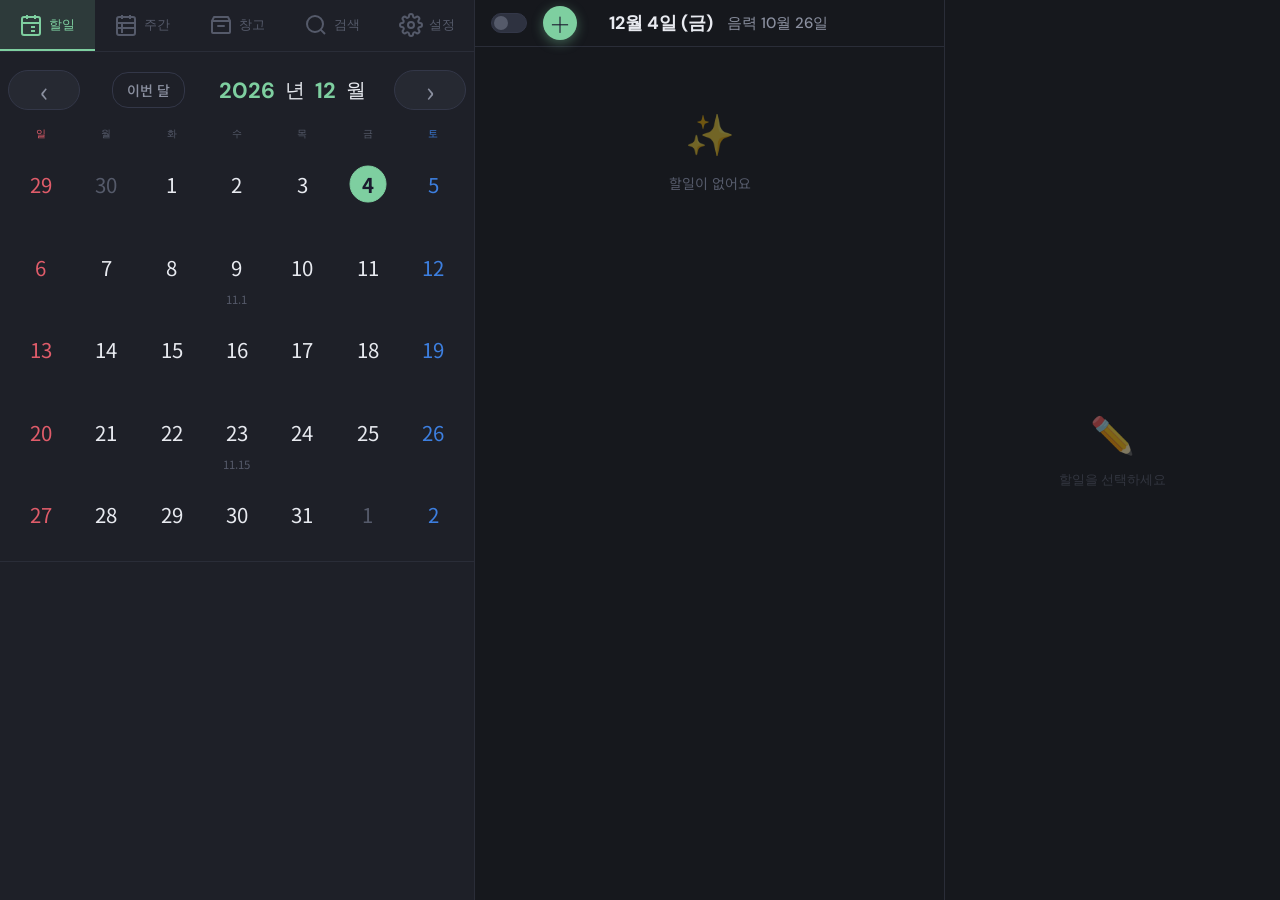
<file: index-pc.html>
<!DOCTYPE html>
<html lang="ko">
<head>
  <meta charset="UTF-8" />
  <meta name="viewport" content="width=device-width, initial-scale=1.0" />
  <meta name="theme-color" content="#1a1a2e" />
  
  <link rel="icon" href="favicon.png" type="image/png" />
  
  <title>똑비서 PC</title>
  <link rel="stylesheet" href="css/style.css" />
  <link rel="stylesheet" href="css/style-pc.css" />
  <link rel="preconnect" href="https://fonts.googleapis.com" />
  <link href="https://fonts.googleapis.com/css2?family=Noto+Sans+KR:wght@300;400;500;700&family=DM+Sans:wght@300;400;500&display=swap" rel="stylesheet" />
  <style>
    #splash-screen {
      position: fixed; inset: 0; background: #16181d;
      display: flex; align-items: center; justify-content: center; z-index: 9999;
    }
    #splash-logo { width: 420px; height: 420px; animation: splash-pulse 1.8s ease-in-out infinite; }
    @keyframes splash-pulse {
      0%,100% { opacity:1; transform:scale(1); }
      50%      { opacity:0.75; transform:scale(0.96); }
    }
    @keyframes spin { to { transform:rotate(360deg); } }
  </style>
</head>
<body class="pc-layout">
<script>
  if (localStorage.getItem('zq7k39xr_lightmode') === '1') document.body.classList.add('light-mode');
</script>

<!-- 스플래시 -->
<div id="splash-screen">
  <img id="splash-logo" src="logo2.png" alt="똑비서" />
  <script>
    (function () {
      // 저장된 테마를 스플래시 표시 전에 미리 적용 (배경색은 style.css의 테마별 규칙 사용)
      var LEGACY = { sage: 'light', navy: 'dark' };
      var COLORS = ['sky', 'rose', 'lavender', 'cream', 'apricot', 'mint', 'mocha', 'gray'];
      var t = localStorage.getItem('zq7k39xr_app-theme') || (localStorage.getItem('zq7k39xr_lightmode') === '1' ? 'light' : 'dark');
      if (LEGACY[t]) t = LEGACY[t];
      if (t === 'light') document.body.classList.add('light-mode');
      else if (COLORS.indexOf(t) !== -1) document.body.classList.add('theme-' + t, 'theme-active');
    })();
  </script>
</div>

<!-- ===== 앱: 3열 그리드 ===== -->
<div id="app" style="display:none">

  <!-- ── 좌측: 탭4개 + 달력 ── -->
  <div id="pc-left">

    <!-- 탭 버튼 4개 -->
    <div id="pc-nav-tabs">
      <button class="pc-nav-btn nav-btn active" data-tab="todo" id="nav-todo">
        <svg viewBox="0 0 24 24" fill="none" stroke="currentColor" stroke-width="2">
          <rect x="3" y="4" width="18" height="18" rx="2"/>
          <line x1="16" y1="2" x2="16" y2="6"/><line x1="8" y1="2" x2="8" y2="6"/>
          <line x1="3" y1="10" x2="21" y2="10"/>
          <line x1="8" y1="14" x2="8.01" y2="14" stroke-width="3"/><line x1="12" y1="14" x2="16" y2="14"/>
          <line x1="8" y1="18" x2="8.01" y2="18" stroke-width="3"/><line x1="12" y1="18" x2="16" y2="18"/>
        </svg>
        <span>할일</span>
      </button>
      <button class="pc-nav-btn nav-btn" data-tab="weekly" id="nav-weekly">
        <svg viewBox="0 0 24 24" fill="none" stroke="currentColor" stroke-width="2">
          <rect x="3" y="4" width="18" height="18" rx="2"/>
          <line x1="16" y1="2" x2="16" y2="6"/><line x1="8" y1="2" x2="8" y2="6"/>
          <line x1="3" y1="10" x2="21" y2="10"/>
          <line x1="3" y1="15" x2="21" y2="15"/>
          <line x1="8" y1="10" x2="8" y2="20"/>
        </svg>
        <span>주간</span>
      </button>
      <button class="pc-nav-btn nav-btn" data-tab="storage" id="nav-storage">
        <svg viewBox="0 0 24 24" fill="none" stroke="currentColor" stroke-width="2" stroke-linecap="round" stroke-linejoin="round">
          <path d="M3 8l2-4h14l2 4"/>
          <rect x="3" y="8" width="18" height="12" rx="1"/>
          <line x1="9" y1="13" x2="15" y2="13"/>
        </svg>
        <span>창고</span>
      </button>
      <button class="pc-nav-btn nav-btn" data-tab="search" id="nav-search">
        <svg viewBox="0 0 24 24" fill="none" stroke="currentColor" stroke-width="2">
          <circle cx="11" cy="11" r="8"/>
          <line x1="21" y1="21" x2="16.65" y2="16.65"/>
        </svg>
        <span>검색</span>
      </button>
      <button class="pc-nav-btn nav-btn" data-tab="settings" id="nav-settings">
        <svg viewBox="0 0 24 24" fill="none" stroke="currentColor" stroke-width="2">
          <circle cx="12" cy="12" r="3"/>
          <path d="M19.4 15a1.65 1.65 0 0 0 .33 1.82l.06.06a2 2 0 0 1-2.83 2.83l-.06-.06a1.65 1.65 0 0 0-1.82-.33 1.65 1.65 0 0 0-1 1.51V21a2 2 0 0 1-4 0v-.09A1.65 1.65 0 0 0 9 19.4a1.65 1.65 0 0 0-1.82.33l-.06.06a2 2 0 0 1-2.83-2.83l.06-.06A1.65 1.65 0 0 0 4.68 15a1.65 1.65 0 0 0-1.51-1H3a2 2 0 0 1 0-4h.09A1.65 1.65 0 0 0 4.6 9a1.65 1.65 0 0 0-.33-1.82l-.06-.06a2 2 0 0 1 2.83-2.83l.06.06A1.65 1.65 0 0 0 9 4.68a1.65 1.65 0 0 0 1-1.51V3a2 2 0 0 1 4 0v.09a1.65 1.65 0 0 0 1 1.51 1.65 1.65 0 0 0 1.82-.33l.06-.06a2 2 0 0 1 2.83 2.83l-.06.06A1.65 1.65 0 0 0 19.4 9a1.65 1.65 0 0 0 1.51 1H21a2 2 0 0 1 0 4h-.09a1.65 1.65 0 0 0-1.51 1z"/>
        </svg>
        <span>설정</span>
      </button>
    </div>

    <!-- 달력 (항상 표시) -->
    <div id="calendar-section">
      <div id="calendar-header">
        <button id="cal-prev" class="cal-nav">&#8249;</button>
        <button id="cal-thismonth-btn" class="cal-thismonth-btn">이번 달</button>
        <div id="cal-title">
          <span id="cal-year" class="cal-year-btn"></span>년
          <span id="cal-month" class="cal-month-btn"></span>월
        </div>
        <button id="cal-next" class="cal-nav">&#8250;</button>
      </div>
      <div id="calendar-weekdays">
        <span class="wd sun">일</span><span class="wd">월</span><span class="wd">화</span>
        <span class="wd">수</span><span class="wd">목</span><span class="wd">금</span><span class="wd sat">토</span>
      </div>
      <div id="calendar-grid"></div>
    </div>

    <!-- 달력 아래 남은 공간 -->
    <div id="pc-left-footer"></div>

  </div><!-- /pc-left -->

  <!-- ── 중앙: 날짜줄 + 할일목록 ── -->
  <div id="pc-center">

    <!-- 날짜줄: 년월일 + 토글 + 추가버튼 -->
    <div id="selected-date-bar">
      <span id="selected-date-label"></span><span id="lunar-date-label"></span>
      <div id="date-bar-actions" style="visibility:hidden">
        <button id="lightmode-toggle" title="라이트/다크 모드">
          <div class="lm-toggle-track"><div class="lm-toggle-thumb"></div></div>
        </button>
        <!-- JS 호환용, CSS로 숨김 -->
        <button id="cal-toggle-btn" style="display:none">
          <svg id="cal-toggle-icon" viewBox="0 0 24 24" fill="none" stroke="currentColor" stroke-width="2.5" stroke-linecap="round" stroke-linejoin="round">
            <polyline points="18 15 12 9 6 15"></polyline>
          </svg>
        </button>
        <button id="fab-add">＋</button>
      </div>
    </div>

    <!-- 할일 탭 -->
    <div id="tab-todo" class="tab-content active">
      <div id="todo-list-section">
        <ul id="todo-list"></ul>
      </div>
    </div>

    <!-- 주간 탭 -->
    <div id="tab-weekly" class="tab-content">
      <div id="weekly-header">
        <button id="week-prev" class="week-nav">&#8249;</button>
        <span id="week-range-label"></span>
        <div id="week-header-right">
          <button id="week-important-btn" class="week-filter-btn">중요</button>
          <button id="week-next" class="week-nav">&#8250;</button>
        </div>
      </div>
      <div id="week-day-row-wrap"><div id="week-day-row"></div></div>
      <div id="week-selected-bar"><span id="week-selected-label"></span></div>
      <div id="weekly-list-section"><div id="weekly-todo-list"></div></div>
    </div>

    <!-- 창고 탭 -->
    <div id="tab-storage" class="tab-content">
      <div id="storage-header">
        <span id="storage-header-title">곧 할 일들</span>
      </div>
      <div id="storage-list-section">
        <div id="storage-todo-list"></div>
      </div>
    </div>

    <!-- 검색 탭 -->
    <div id="tab-search" class="tab-content">
      <div id="search-container">
        <div id="search-input-wrap">
          <input type="text" id="search-input" placeholder="검색어를 입력하세요..." />
          <button id="search-clear">✕</button>
        </div>
        <ul id="search-results"></ul>
      </div>
    </div>

  </div><!-- /pc-center -->

  <!-- ── 우측: 모달 표시 영역 ── -->
  <div id="pc-right">
    <div id="pc-right-placeholder">
      <div class="pc-right-empty-icon">✏️</div>
      <div>할일을 선택하세요</div>
    </div>

    <!-- 할일 모달: #pc-right 안에 위치해야 position:absolute가 올바르게 동작 -->
    <div id="modal-overlay" class="hidden">
      <div id="modal-box">
        <div id="modal-header">
          <span id="modal-title-label">할일 추가</span>
          <button id="modal-close">✕</button>
        </div>
        <div id="modal-title-row">
          <input type="text" id="input-title" size="1" placeholder="할일을 입력하세요..." autocomplete="off" />
          <label id="detail-toggle-label">
            <input type="checkbox" id="detail-toggle" />
            <span>상세</span>
          </label>
        </div>
        <div id="detail-section" class="hidden">
          <div class="detail-row">
            <label class="detail-label">중요도</label>
            <div id="importance-btns">
              <button class="imp-btn" data-val="0">없음</button>
              <button class="imp-btn" data-val="1">낮음</button>
              <button class="imp-btn" data-val="2">보통</button>
              <button class="imp-btn" data-val="3">높음</button>
            </div>
            <div id="flags-column">
              <label id="weekly-flag-label">
                <input type="checkbox" id="input-weekly-flag" />
                <span>주간</span>
              </label>
              <label id="storage-flag-label">
                <input type="checkbox" id="storage-flag-toggle" />
                <span>창고</span>
              </label>
            </div>
          </div>
          <div class="detail-row">
            <label class="detail-label">메모</label>
            <textarea id="input-memo" cols="1" placeholder="메모 (선택사항)"></textarea>
          </div>
          <div class="detail-row">
            <label class="detail-label">날짜</label>
            <input type="date" id="input-date" />
          </div>
          <div class="detail-row">
            <label class="detail-label">상기</label>
            <input type="number" id="input-remind" placeholder="0" min="0" max="30" value="0" />
            <span class="detail-unit">일 전</span>
            <button id="repeat-btn" class="repeat-btn" title="반복 설정">🔁 반복</button>
            <div id="remind-flags-column">
              <div class="remind-flag-slot">
                <label id="checklist-toggle-label">
                  <input type="checkbox" id="checklist-toggle" />
                  <span>리스트</span>
                </label>
                <button id="checklist-open-btn" class="checklist-open-btn hidden">☑ 리스트</button>
              </div>
              <div class="remind-flag-slot">
                <label id="time-toggle-label">
                  <input type="checkbox" id="time-toggle" />
                  <span>시간</span>
                </label>
                <button id="time-open-btn" class="time-open-btn hidden">🕒 시간</button>
              </div>
            </div>
          </div>
        </div>
        <button id="modal-save">저장</button>
      </div>
    </div>

    <!-- 반복 설정 / 체크리스트 / 반복수정: #pc-right 안에서 하단에 표시 -->
    <div id="repeat-overlay" class="hidden">
      <div id="repeat-box">
        <div id="repeat-header">
          <span>반복 설정</span>
          <button id="repeat-modal-close">✕</button>
        </div>
        <div id="rtype-row">
          <button class="rtype-btn active" data-type="none">없음</button>
          <button class="rtype-btn" data-type="daily">매일</button>
          <button class="rtype-btn" data-type="weekly">매주</button>
          <button class="rtype-btn" data-type="monthly">매월</button>
          <button class="rtype-btn" data-type="yearly">매년</button>
          <button class="rtype-btn" data-type="custom">커스텀</button>
        </div>
        <div id="repeat-weekly-wrap" class="repeat-detail hidden">
          <label class="repeat-sub-label">요일 선택</label>
          <div id="repeat-weekday-btns">
            <button class="rday-btn" data-d="0">일</button><button class="rday-btn" data-d="1">월</button>
            <button class="rday-btn" data-d="2">화</button><button class="rday-btn" data-d="3">수</button>
            <button class="rday-btn" data-d="4">목</button><button class="rday-btn" data-d="5">금</button>
            <button class="rday-btn" data-d="6">토</button>
          </div>
        </div>
        <div id="repeat-monthly-wrap" class="repeat-detail hidden">
          <div id="repeat-monthly-mode-row">
            <button class="rmonth-mode-btn active" data-mode="day">N일</button>
            <button class="rmonth-mode-btn" data-mode="week">X째주 Y요일</button>
          </div>
          <div id="repeat-monthly-day-wrap" class="repeat-option">
            <label>매월</label>
            <input type="number" id="repeat-monthly-day" min="1" max="31" placeholder="1" />
            <span>일</span>
          </div>
          <div id="repeat-monthly-week-wrap" class="repeat-option hidden">
            <select id="repeat-monthly-week">
              <option value="1">첫째</option><option value="2">둘째</option>
              <option value="3">셋째</option><option value="4">넷째</option><option value="5">마지막</option>
            </select>
            <select id="repeat-monthly-weekday">
              <option value="0">일요일</option><option value="1">월요일</option><option value="2">화요일</option>
              <option value="3">수요일</option><option value="4">목요일</option><option value="5">금요일</option>
              <option value="6">토요일</option>
            </select>
          </div>
        </div>
        <div id="repeat-yearly-wrap" class="repeat-detail hidden">
          <div class="repeat-option">
            <label id="repeat-yearly-label">매년</label>
            <select id="repeat-yearly-month">
              <option value="1">1월</option><option value="2">2월</option><option value="3">3월</option>
              <option value="4">4월</option><option value="5">5월</option><option value="6">6월</option>
              <option value="7">7월</option><option value="8">8월</option><option value="9">9월</option>
              <option value="10">10월</option><option value="11">11월</option><option value="12">12월</option>
            </select>
            <input type="number" id="repeat-yearly-day" min="1" max="31" placeholder="1" />
            <span>일</span>
          </div>
          <div class="repeat-option" style="gap:16px;">
            <label class="repeat-end-label"><input type="checkbox" id="repeat-yearly-lunar" /><span>음력</span></label>
            <label class="repeat-end-label"><input type="checkbox" id="repeat-yearly-birthday" /><span>생일</span></label>
          </div>
        </div>
        <div id="repeat-custom-wrap" class="repeat-detail hidden">
          <div id="repeat-custom-unit-row" style="margin-bottom:10px;">
            <button class="rmonth-mode-btn rcustom-unit-btn active" data-unit="day">일</button>
            <button class="rmonth-mode-btn rcustom-unit-btn" data-unit="week">주</button>
            <button class="rmonth-mode-btn rcustom-unit-btn" data-unit="month">개월</button>
            <button class="rmonth-mode-btn rcustom-unit-btn" data-unit="year">년</button>
          </div>
          <div class="repeat-option">
            <label>매</label>
            <input type="number" id="repeat-custom-interval" min="2" max="999" placeholder="2" />
            <span id="repeat-custom-unit-label">일마다</span>
          </div>
        </div>
        <div class="repeat-option">
          <label class="repeat-end-label">
            <input type="checkbox" id="repeat-end-toggle" />
            <span>종료일 설정</span>
          </label>
          <div id="repeat-end-date-wrap" class="hidden">
            <input type="date" id="repeat-end-date" />
          </div>
        </div>
        <div id="repeat-footer">
          <button id="repeat-cancel-btn" class="repeat-footer-btn cancel">취소</button>
          <button id="repeat-confirm-btn" class="repeat-footer-btn confirm">확인</button>
        </div>
      </div>
    </div>

    <div id="checklist-overlay" class="hidden">
      <div id="checklist-box">
        <div id="checklist-header">
          <span>체크 리스트</span>
          <button id="checklist-modal-close">✕</button>
        </div>
        <div id="checklist-items"></div>
        <div id="checklist-add-row">
          <input type="text" id="checklist-input" size="1" placeholder="" autocomplete="off" />
          <button id="checklist-add-btn">＋</button>
        </div>
        <div id="checklist-footer">
          <button id="checklist-cancel-btn" class="checklist-footer-btn cancel">취소</button>
          <button id="checklist-confirm-btn" class="checklist-footer-btn confirm">확인</button>
        </div>
      </div>
    </div>

    <div id="time-overlay" class="hidden">
      <div id="time-box">
        <div id="time-header">
          <span>시간 설정</span>
          <button id="time-modal-close">✕</button>
        </div>
        <div id="time-select-row">
          <select id="time-hour"></select>
          <span class="time-unit">시</span>
          <select id="time-minute"></select>
          <span class="time-unit">분</span>
        </div>
        <div id="time-footer">
          <button id="time-delete-btn" class="time-footer-btn delete hidden">삭제</button>
          <button id="time-cancel-btn" class="time-footer-btn cancel">취소</button>
          <button id="time-confirm-btn" class="time-footer-btn confirm">확인</button>
        </div>
      </div>
    </div>

    <div id="repeat-edit-overlay" class="hidden">
      <div id="repeat-edit-box">
        <div class="rds-title">반복 일정 수정</div>
        <button class="rds-btn" id="repeat-edit-only">이 날짜만 수정</button>
        <button class="rds-btn" id="repeat-edit-from">이 날짜 이후 모두 수정</button>
        <button class="rds-btn" id="repeat-edit-all">전체 수정</button>
        <button class="rds-btn cancel" id="repeat-edit-cancel">취소</button>
      </div>
    </div>

  </div>

  <!-- ── 구분선 드래그 핸들 (위치는 style-pc.css의 CSS 변수로 계산) ── -->
  <div id="pc-resizer-left"  class="pc-resizer" role="separator" aria-orientation="vertical" aria-label="달력 영역 너비 조절" tabindex="0" title="드래그: 너비 조절 / 더블클릭: 기본값"></div>
  <div id="pc-resizer-right" class="pc-resizer" role="separator" aria-orientation="vertical" aria-label="세부내역 영역 너비 조절" tabindex="0" title="드래그: 너비 조절 / 더블클릭: 기본값"></div>

</div><!-- /app -->

<!-- ===== 설정 패널 ===== -->
<div id="settings-overlay" class="hidden"></div>
<div id="settings-panel" class="hidden">
  <div id="settings-panel-header">
    <span>설정</span>
    <button id="settings-close">✕</button>
  </div>
  <div id="settings-menu">
    <button class="settings-menu-item" id="menu-habits">
      <span class="settings-menu-icon">✅</span>
      <span class="settings-menu-label">습관 트래커</span>
      <span class="settings-menu-arrow">›</span>
    </button>
    <button class="settings-menu-item" id="menu-dday">
      <span class="settings-menu-icon">⏳</span>
      <span class="settings-menu-label">디데이</span>
      <span class="settings-menu-arrow">›</span>
    </button>
    <button class="settings-menu-item" id="menu-bucket">
      <span class="settings-menu-icon">🪣</span>
      <span class="settings-menu-label">버킷 리스트</span>
      <span class="settings-menu-arrow">›</span>
    </button>
    <button class="settings-menu-item" id="menu-repeats">
      <span class="settings-menu-icon">🔁</span>
      <span class="settings-menu-label">반복함</span>
      <span class="settings-menu-arrow">›</span>
    </button>
    <button class="settings-menu-item" id="menu-theme">
      <span class="settings-menu-icon">🎨</span>
      <span class="settings-menu-label">테마</span>
      <span class="settings-menu-arrow">›</span>
    </button>
    <button class="settings-menu-item" id="menu-stats">
      <span class="settings-menu-icon">📊</span>
      <span class="settings-menu-label">통계</span>
      <span class="settings-menu-arrow">›</span>
    </button>
    <button class="settings-menu-item" id="menu-backup-export">
      <span class="settings-menu-icon">💾</span>
      <span class="settings-menu-label">백업 내보내기</span>
      <span class="settings-menu-arrow">›</span>
    </button>
    <button class="settings-menu-item" id="menu-backup-import">
      <span class="settings-menu-icon">📂</span>
      <span class="settings-menu-label">백업 불러오기</span>
      <span class="settings-menu-arrow">›</span>
    </button>
  </div>
</div>

<!-- ===== 반복함 패널 ===== -->
<div id="repeats-panel" class="hidden">
  <div id="repeats-panel-header">
    <button id="repeats-back">‹</button>
    <span>반복함</span>
  </div>
  <div id="repeats-list"></div>
</div>

<!-- ===== 반복 설정 모달 (구 위치 제거 — pc-right 안으로 이동됨) ===== -->

<!-- ===== 액션 팝업 (PC에서 CSS 숨김, JS 호환용) ===== -->
<div id="action-popup" class="hidden">
  <div id="action-box">
    <input type="date" id="action-date-picker" />
    <button class="action-btn" id="action-tomorrow">📅 1일 뒤</button>
    <button class="action-btn" id="action-pick-date">🗓 날짜 선택</button>
    <button class="action-btn danger" id="action-delete">🗑 삭제</button>
  </div>
</div>

<!-- ===== 년도 팝업 ===== -->
<div id="year-popup" class="hidden">
  <div id="year-box">
    <label>년도 입력</label>
    <input type="number" id="year-input" min="1900" max="2100" />
    <div id="year-btns">
      <button id="year-cancel">취소</button>
      <button id="year-confirm">확인</button>
    </div>
  </div>
</div>

<!-- ===== 월 팝업 ===== -->
<div id="month-popup" class="hidden">
  <div id="month-box">
    <div id="month-grid">
      <button class="month-btn" data-m="1">1월</button><button class="month-btn" data-m="2">2월</button>
      <button class="month-btn" data-m="3">3월</button><button class="month-btn" data-m="4">4월</button>
      <button class="month-btn" data-m="5">5월</button><button class="month-btn" data-m="6">6월</button>
      <button class="month-btn" data-m="7">7월</button><button class="month-btn" data-m="8">8월</button>
      <button class="month-btn" data-m="9">9월</button><button class="month-btn" data-m="10">10월</button>
      <button class="month-btn" data-m="11">11월</button><button class="month-btn" data-m="12">12월</button>
    </div>
  </div>
</div>

<!-- ===== 공유 JS (기존 파일 그대로, 수정 없음) ===== -->
<script src="js/config.js"></script>
<script src="js/db.js"></script>
<script src="js/sync.js"></script>
<script src="js/lunar.min.js"></script>
<script src="js/calendar.js"></script>
<script src="js/repeat.js"></script>
<script src="js/modal.js"></script>
<script src="js/gesture.js"></script>
<script src="js/todo.js"></script>
<script src="js/search.js"></script>
<script src="js/weekly.js"></script>
<script src="js/storage.js"></script>
<script src="js/settings.js"></script>
<script src="js/sound.js"></script>
<script src="js/app.js"></script>
<script src="js/analytics.js"></script>

<!-- ===== PC 전용 스크립트 ===== -->
<script>
/* =============================================
   PC 전용 로직
   — modal.js 로직 100% 그대로 사용
   — 우측 패널에 모달이 표시되도록 CSS로 처리
   — 드롭다운(액션 팝업 대체)만 JS로 처리
   IDB 로직 일체 미수정
   ============================================= */

let _pcLastDropdownRect = null;
let _pcLastMenuBtn = null;

/* ── 마지막 클릭된 메뉴 버튼 추적 (weekly 탭 대응) ── */
document.addEventListener('click', e => {
  const btn = e.target.closest('.todo-menu-btn');
  if (btn) _pcLastMenuBtn = btn;
}, true);

/* ── PC: 달력 슬라이드 애니메이션 비활성화 ── */
window.animateCalendar = function(dir) {
  renderCalendar();
};

/* ── PC: 반복 삭제 옵션 시트 — #action-popup 대신 드롭다운으로 표시 ── */
window.showRepeatDeleteSheet = function(masterId, dateStr, fromWeekly) {
  // rect를 먼저 저장한 뒤 드롭다운 닫기
  const savedRect = _pcLastDropdownRect || (_pcLastMenuBtn ? _pcLastMenuBtn.getBoundingClientRect() : null);
  pcCloseDropdown();
  const old = document.getElementById('pc-repeat-delete-sheet');
  if (old) old.remove();

  const sheet = document.createElement('div');
  sheet.id = 'pc-repeat-delete-sheet';
  sheet.style.cssText = `
    position:fixed;z-index:600;
    background:var(--bg-elevated);
    border:1px solid var(--border-light);
    border-radius:var(--radius);
    box-shadow:0 8px 24px rgba(0,0,0,0.3);
    min-width:210px;overflow:hidden;font-family:var(--font-main);
  `;
  const rect = savedRect;
  let top  = rect ? rect.bottom + 4 : 200;
  let left = rect ? rect.right - 215 : 200;
  if (left < 8) left = 8;
  if (top + 170 > window.innerHeight) top = rect ? rect.top - 174 : 200;
  sheet.style.top  = top  + 'px';
  sheet.style.left = left + 'px';

  const title = document.createElement('div');
  title.style.cssText = 'padding:10px 16px 8px;font-size:12px;color:var(--text-muted);border-bottom:1px solid var(--border);';
  title.textContent = '반복 일정 삭제';
  sheet.appendChild(title);

  const options = [
    { label: '이 날짜만 삭제',        fn: async () => { await deleteRepeatOnlyDate(masterId, dateStr); showToast('이 날짜만 삭제했어요'); } },
    { label: '이 날짜 이후 모두 삭제', fn: async () => { await deleteRepeatFromDate(masterId, dateStr); showToast('이후 반복을 삭제했어요'); } },
    { label: '전체 반복 삭제',         fn: async () => { await deleteRepeatAll(masterId); showToast('반복 일정을 삭제했어요'); } },
  ];

  options.forEach(({ label, fn }) => {
    const btn = document.createElement('button');
    btn.style.cssText = `display:block;width:100%;padding:11px 16px;font-size:13px;text-align:left;
      border:none;border-bottom:1px solid var(--border);background:none;cursor:pointer;
      font-family:var(--font-main);color:${label.includes('전체') ? 'var(--danger)' : 'var(--text-primary)'};`;
    btn.textContent = label;
    btn.addEventListener('mouseover', () => btn.style.background = 'var(--bg-hover)');
    btn.addEventListener('mouseout',  () => btn.style.background = 'none');
    btn.addEventListener('click', async () => {
      sheet.remove();
      try {
        await fn();
        if (fromWeekly) await loadWeekly();
        else { await loadTodos(); updateMonthDots(); }
      } catch(e) { showToast('오류가 발생했어요'); }
    });
    sheet.appendChild(btn);
  });

  const cancel = document.createElement('button');
  cancel.style.cssText = `display:block;width:100%;padding:11px 16px;font-size:13px;
    text-align:center;border:none;background:none;cursor:pointer;color:var(--text-muted);font-family:var(--font-main);`;
  cancel.textContent = '취소';
  cancel.addEventListener('click', () => sheet.remove());
  sheet.appendChild(cancel);

  document.body.appendChild(sheet);
  setTimeout(() => {
    document.addEventListener('click', function outsideClose(e) {
      if (!sheet.contains(e.target)) { sheet.remove(); document.removeEventListener('click', outsideClose); }
    });
  }, 10);
};
(function() {
  const wrapDelete = (fnName) => {
    const _orig = window[fnName];
    window[fnName] = async function(...args) {
      const result = await _orig(...args);
      closeModal();
      return result;
    };
  };
  wrapDelete('deleteTodo');
  wrapDelete('deleteRepeatAll');
  wrapDelete('deleteRepeatFromDate');
  wrapDelete('deleteRepeatOnlyDate');
})();

/* ── PC: 메모 URL 링크 미리보기 ── */
function pcUpdateMemoLinks() {
  const memo = document.getElementById('input-memo');
  if (!memo) return;

  let linkBox = document.getElementById('pc-memo-links');

  const urlRegex = /https?:\/\/[^\s\n"'<>]+/g;
  const urls = (memo.value || '').match(urlRegex);

  if (!urls || urls.length === 0) {
    if (linkBox) linkBox.style.display = 'none';
    return;
  }

  if (!linkBox) {
    linkBox = document.createElement('div');
    linkBox.id = 'pc-memo-links';
    linkBox.style.cssText = `
      padding: 6px 12px 2px;
      display: flex; flex-direction: column; gap: 4px;
    `;
    // 메모 행 바로 뒤, 날짜 행 앞에 삽입
    const memoRow = memo.closest('.detail-row');
    if (memoRow && memoRow.nextElementSibling) {
      memoRow.parentNode.insertBefore(linkBox, memoRow.nextElementSibling);
    }
  }

  linkBox.innerHTML = '';
  linkBox.style.display = 'flex';

  // 중복 제거
  [...new Set(urls)].forEach(url => {
    const a = document.createElement('a');
    a.href = url;
    a.target = '_blank';
    a.rel = 'noopener noreferrer';
    a.textContent = url.length > 50 ? url.slice(0, 50) + '…' : url;
    a.style.cssText = `
      font-size: 12px;
      color: var(--accent);
      text-decoration: underline;
      word-break: break-all;
      cursor: pointer;
    `;
    linkBox.appendChild(a);
  });
}

/* 모달 열릴 때 링크 미리보기 업데이트 */
(function() {
  function refreshLinks() {
    const memo = document.getElementById('input-memo');
    if (memo) pcUpdateMemoLinks();
  }
  const _origOpen = window.openEditModal;
  window.openEditModal = function(todo) {
    _origOpen(todo);
    setTimeout(refreshLinks, 60);
  };
  const _origAdd = window.openAddModal;
  if (_origAdd) {
    window.openAddModal = function(...args) {
      _origAdd(...args);
      setTimeout(refreshLinks, 60);
    };
  }
})();

/* 메모 입력 중에도 링크 감지 업데이트 */
document.addEventListener('input', e => {
  if (e.target.id === 'input-memo') pcUpdateMemoLinks();
});

/* 모달 닫힐 때 링크 박스 제거 */
(function() {
  const _origClose = window.closeModal;
  window.closeModal = function(...args) {
    const lb = document.getElementById('pc-memo-links');
    if (lb) lb.remove();
    _origClose(...args);
  };
})();

/* ── 메모 자동 번호 리스트 — aimemo 방식 (keydown + beforeinput + input) ── */
(function() {
  function attachMemoNumbering() {
    const ta = document.getElementById('input-memo');
    if (!ta || ta._aimemoAttached) return;
    ta._aimemoAttached = true;
    let mode = null; // null | 'bullet' | 'number'

    // ── 커서 위치를 textarea 뷰포트 안으로 스크롤 ──
    // JS로 value를 직접 조작하면 브라우저가 scrollTop을 자동 갱신하지 않아
    // 커서가 한 줄 위에 머무는 버그가 발생하므로 수동으로 보정한다.
    // mirror div 방식: word-wrap된 실제 픽셀 높이를 반영하여 계산한다.
    let _mirror = null;
    function _getMirror(el) {
      if (!_mirror) {
        _mirror = document.createElement('div');
        _mirror.style.cssText = [
          'position:absolute', 'top:-9999px', 'left:-9999px',
          'visibility:hidden', 'white-space:pre-wrap', 'word-wrap:break-word',
          'overflow-wrap:break-word', 'border:0', 'margin:0'
        ].join(';');
        document.body.appendChild(_mirror);
      }
      const s = window.getComputedStyle(el);
      ['font-size','font-family','font-weight','line-height',
       'padding-top','padding-bottom','padding-left','padding-right',
       'border-top-width','border-bottom-width','box-sizing'].forEach(p => {
        _mirror.style[p] = s[p];
      });
      _mirror.style.width = el.clientWidth + 'px';
      return _mirror;
    }
    function scrollCursorIntoView(el) {
      const pos = el.selectionStart;
      const textBefore = el.value.substring(0, pos);
      const m = _getMirror(el);
      const escaped = textBefore.replace(/&/g,'&amp;').replace(/</g,'&lt;').replace(/\n$/,'\n\u200b');
      m.innerHTML = escaped + '<span id="_cur_marker">\u200b</span>';
      const marker = m.querySelector('#_cur_marker');
      if (!marker) return;
      const mirrorRect = m.getBoundingClientRect();
      const markerRect = marker.getBoundingClientRect();
      const cursorY    = markerRect.top - mirrorRect.top;
      const s          = window.getComputedStyle(el);
      const lineHeight = parseFloat(s.lineHeight) || parseFloat(s.fontSize) * 1.5;
      const visibleBottom = el.scrollTop + el.clientHeight;
      if (cursorY + lineHeight > visibleBottom) {
        el.scrollTop = cursorY + lineHeight - el.clientHeight + lineHeight;
      } else if (cursorY < el.scrollTop) {
        el.scrollTop = cursorY;
      }
    }

    function handleSpace(preventFn) {
      const start = ta.selectionStart;
      const before = ta.value.substring(0, start);
      const lines = before.split('\n');
      const curLine = lines[lines.length - 1];
      const numMatch = curLine.match(/^(\d+)\.$/);
      if (numMatch && mode !== 'number') {
        preventFn();
        const lineStart = before.lastIndexOf('\n') + 1;
        ta.value = ta.value.substring(0, lineStart) + numMatch[1] + '. ' + ta.value.substring(start);
        ta.selectionStart = ta.selectionEnd = lineStart + numMatch[1].length + 2;
        mode = 'number';
        scrollCursorIntoView(ta);
        return true;
      }
      if (curLine === '*' && mode !== 'bullet') {
        preventFn();
        const lineStart = before.lastIndexOf('\n') + 1;
        ta.value = ta.value.substring(0, lineStart) + '• ' + ta.value.substring(start);
        ta.selectionStart = ta.selectionEnd = lineStart + 2;
        mode = 'bullet';
        scrollCursorIntoView(ta);
        return true;
      }
      return false;
    }

    function handleEnter(preventFn, isShift) {
      if (!mode) return false;
      if (isShift) {
        preventFn();
        const start = ta.selectionStart;
        const before = ta.value.substring(0, start);
        const after = ta.value.substring(ta.selectionEnd);
        ta.value = before + '\n' + after;
        ta.selectionStart = ta.selectionEnd = start + 1;
        scrollCursorIntoView(ta);
        return true;
      }
      preventFn();
      const start = ta.selectionStart;
      const before = ta.value.substring(0, start);
      const after = ta.value.substring(ta.selectionEnd);
      const lines = before.split('\n');
      const curLine = lines[lines.length - 1];
      if (mode === 'bullet') {
        if (curLine === '• ') {
          ta.value = before.slice(0, -2) + '\n' + after;
          ta.selectionStart = ta.selectionEnd = start - 2 + 1;
          mode = null; return true;
        }
        const insert = '\n• ';
        ta.value = before + insert + after;
        ta.selectionStart = ta.selectionEnd = start + insert.length;
      } else if (mode === 'number') {
        const match = curLine.match(/^(\d+)\.\s/);
        if (match && curLine === match[0]) {
          const trim2 = before.slice(0, -match[0].length);
          ta.value = trim2 + '\n' + after;
          ta.selectionStart = ta.selectionEnd = trim2.length + 1;
          mode = null; return true;
        }
        const nextNum = match ? parseInt(match[1]) + 1 : 1;
        const insert = '\n' + nextNum + '. ';
        const afterLines = after.split('\n');
        let renumFrom = nextNum + 1;
        let inSameBlock = true; // 같은 그룹 내에서만 재번호
        const renumberedAfter = afterLines.map((line, idx) => {
          if (idx === 0) return line;
          const lm = line.match(/^(\d+)(\.\s)/);
          if (lm && inSameBlock) return renumFrom++ + lm[2] + line.slice(lm[0].length);
          if (!lm) inSameBlock = false; // 빈 줄/일반 텍스트 → 그룹 끊김
          return line;
        }).join('\n');
        ta.value = before + insert + renumberedAfter;
        ta.selectionStart = ta.selectionEnd = start + insert.length;
      }
      scrollCursorIntoView(ta);
      return true;
    }

    function renumberAll() {
      const pos = ta.selectionStart;
      const lines = ta.value.split('\n');
      let inBlock = false, blockStart = 0, blockOffset = 0, changed = false;
      const result = lines.map(line => {
        const m = line.match(/^(\d+)(\.\s)([\s\S]*)$/);
        if (m) {
          if (!inBlock) { inBlock = true; blockStart = parseInt(m[1], 10); blockOffset = 0; }
          const expected = blockStart + blockOffset++;
          const newLine = expected + m[2] + m[3];
          if (newLine !== line) changed = true;
          return newLine;
        } else { inBlock = false; return line; }
      });
      if (!changed) return;
      const oldLines = lines, newLines = result;
      let oldOffset = 0, newOffset = 0;
      for (let i = 0; i < oldLines.length; i++) {
        const oldEnd = oldOffset + oldLines[i].length + (i < oldLines.length - 1 ? 1 : 0);
        const newEnd = newOffset + newLines[i].length + (i < newLines.length - 1 ? 1 : 0);
        if (pos <= oldEnd) {
          const posInLine = pos - oldOffset;
          const om = oldLines[i].match(/^(\d+\.\s)/);
          const nm = newLines[i].match(/^(\d+\.\s)/);
          const diff = nm && om ? nm[1].length - om[1].length : 0;
          const newPos = newOffset + Math.max(nm ? nm[1].length : 0, posInLine + diff);
          ta.value = newLines.join('\n');
          ta.selectionStart = ta.selectionEnd = newPos;
          requestAnimationFrame(() => scrollCursorIntoView(ta));
          return;
        }
        oldOffset = oldEnd; newOffset = newEnd;
      }
      ta.value = newLines.join('\n');
      ta.selectionStart = ta.selectionEnd = pos;
      requestAnimationFrame(() => scrollCursorIntoView(ta));
    }

    ta.addEventListener('keydown', function(e) {
      let handled = false;
      if (e.key === ' ') handled = handleSpace(() => e.preventDefault());
      else if (e.key === 'Enter') handled = handleEnter(() => e.preventDefault(), e.shiftKey);
      if (handled) requestAnimationFrame(() => scrollCursorIntoView(ta));
    });

    ta.addEventListener('beforeinput', function(e) {
      let handled = false;
      if (e.inputType === 'insertText' && e.data === ' ')
        handled = handleSpace(() => e.preventDefault());
      else if (e.inputType === 'insertLineBreak' || (e.inputType === 'insertText' && e.data === '\n'))
        handled = handleEnter(() => e.preventDefault(), false);
      if (handled) requestAnimationFrame(() => scrollCursorIntoView(ta));
    });

    ta.addEventListener('input', function() {
      if (ta.value === '') { mode = null; return; }
      if (mode === 'number') renumberAll();
    });

    // 모달 열릴 때 mode 리셋
    ta._memoModeReset = function() { mode = null; };
  }

  // DOMContentLoaded 후 input-memo가 이미 있으면 바로, 없으면 모달 열릴 때 부착
  document.addEventListener('DOMContentLoaded', () => {
    attachMemoNumbering();
  });

  // openEditModal / openAddModal 래핑: mode 리셋 + 늦게 생성된 ta 대응
  const _wrapOpen = function(orig) {
    return function(...args) {
      orig(...args);
      setTimeout(() => {
        const ta = document.getElementById('input-memo');
        if (ta && ta._memoModeReset) ta._memoModeReset();
        attachMemoNumbering();
      }, 0);
      // 모달을 열 때마다 메모 textarea 스크롤을 항상 최상단으로 리셋
      requestAnimationFrame(() => {
        const ta = document.getElementById('input-memo');
        if (ta) ta.scrollTop = 0;
      });
    };
  };
  if (window.openEditModal) window.openEditModal = _wrapOpen(window.openEditModal);
  if (window.openAddModal)  window.openAddModal  = _wrapOpen(window.openAddModal);

})();

/* ── PC: 할일창(A)에 종속된 하단 창(B: 반복/리스트/시간/반복수정)을 함께 닫기 ──
   — A를 닫을 때, 할일 클릭/추가로 A를 새로 띄울 때 B를 먼저 닫음
   — 확인하지 않은 B의 편집 내용은 각 창의 '취소'와 동일하게 처리(저장 안 함) */
(function() {
  function pcCloseSubPanels() {
    const isOpen = id => {
      const el = document.getElementById(id);
      return el && !el.classList.contains('hidden');
    };
    if (isOpen('repeat-edit-overlay')) closeRepeatEditOverlay();
    if (isOpen('repeat-overlay'))      closeRepeatModal();
    if (isOpen('checklist-overlay'))   closeChecklistModal(false);
    if (isOpen('time-overlay'))        closeTimeModal(false);
  }
  const _wrapWithSubClose = function(orig) {
    return function(...args) {
      pcCloseSubPanels();
      return orig(...args);
    };
  };
  if (window.closeModal)    window.closeModal    = _wrapWithSubClose(window.closeModal);
  if (window.openEditModal) window.openEditModal = _wrapWithSubClose(window.openEditModal);
  if (window.openAddModal)  window.openAddModal  = _wrapWithSubClose(window.openAddModal);
})();

(function() {
  const _orig = window.openActionPopup;
  window.openActionPopup = function(id, fromWeekly, targetDate, todo) {
    _orig(id, fromWeekly, targetDate, todo);
    document.getElementById('action-popup').classList.add('hidden');
    pcShowDropdown(id, fromWeekly, targetDate, todo);
  };
})();

/* ── PC 드롭다운 ── */
function pcShowDropdown(id, fromWeekly, targetDate, todo) {
  pcCloseDropdown();

  let refEl = null;
  document.querySelectorAll('[data-id]').forEach(el => {
    if (String(el.dataset.id) === String(id)) {
      refEl = el.querySelector('.todo-menu-btn') || el;
    }
  });
  // weekly 탭은 data-id 없음 → 마지막 클릭된 메뉴 버튼 사용
  if (!refEl) refEl = _pcLastMenuBtn;
  if (!refEl) return;

  const rect = _pcLastMenuBtn ? _pcLastMenuBtn.getBoundingClientRect() : _pcLastDropdownRect;
  _pcLastDropdownRect = rect;

  const dd = document.createElement('div');
  dd.id = 'pc-action-dropdown';

  let top  = rect.bottom + 4;
  let left = rect.right - 160;
  if (left < 8) left = 8;
  if (top + 140 > window.innerHeight) top = rect.top - 144;

  dd.style.top  = top  + 'px';
  dd.style.left = left + 'px';

  const btns = [
    { text: '📅 1일 뒤',   danger: false, onClick: () => document.getElementById('action-tomorrow').click() },
    { text: '🗓 날짜 선택', danger: false, onClick: () => pcPickDate(id, fromWeekly, targetDate) },
    { text: '🗑 삭제',     danger: true,  onClick: () => document.getElementById('action-delete').click() },
  ];
  btns.forEach(b => {
    const btn = document.createElement('button');
    btn.className = 'pc-dropdown-btn' + (b.danger ? ' danger' : '');
    btn.textContent = b.text;
    btn.addEventListener('click', () => { pcCloseDropdown(); b.onClick(); });
    dd.appendChild(btn);
  });

  document.body.appendChild(dd);
  setTimeout(() => document.addEventListener('click', pcCloseDropdownOutside), 10);
}

function pcCloseDropdown() {
  const el = document.getElementById('pc-action-dropdown');
  if (el) el.remove();
  document.removeEventListener('click', pcCloseDropdownOutside);
}
function pcCloseDropdownOutside(e) {
  const dd = document.getElementById('pc-action-dropdown');
  if (dd && !dd.contains(e.target)) pcCloseDropdown();
}

/* ── 날짜 선택: 커스텀 달력 팝업 ── */
function pcPickDate(id, fromWeekly, targetDate, onSelect) {
  const existing = document.getElementById('pc-date-picker-popup');
  if (existing) existing.remove();

  const initDate = targetDate || AppState.selectedDate;
  let pickerYear  = parseInt(initDate.split('-')[0]);
  let pickerMonth = parseInt(initDate.split('-')[1]);

  const popup = document.createElement('div');
  popup.id = 'pc-date-picker-popup';
  popup.style.cssText = `
    position: fixed; z-index: 600;
    background: var(--bg-elevated);
    border: 1px solid var(--border-light);
    border-radius: 16px;
    box-shadow: 0 12px 40px rgba(0,0,0,0.45);
    padding: 20px; width: 420px;
    user-select: none; font-family: var(--font-main);
  `;

  const centerEl = document.getElementById('pc-center');
  const cr = centerEl ? centerEl.getBoundingClientRect() : { left: 0, top: 0, width: window.innerWidth, height: window.innerHeight };
  popup.style.left = Math.round(cr.left + (cr.width - 420) / 2) + 'px';
  popup.style.top  = Math.round(cr.top  + (cr.height - 420) / 2) + 'px';

  function renderPicker() {
    popup.innerHTML = '';

    const header = document.createElement('div');
    header.style.cssText = 'display:flex;align-items:center;justify-content:space-between;margin-bottom:16px;';

    const prevBtn = document.createElement('button');
    prevBtn.textContent = '‹';
    prevBtn.style.cssText = 'font-size:28px;color:var(--text-secondary);background:none;border:none;cursor:pointer;width:36px;height:36px;border-radius:50%;display:flex;align-items:center;justify-content:center;';
    prevBtn.addEventListener('click', (e) => {
      e.stopPropagation();
      pickerMonth--; if (pickerMonth < 1) { pickerMonth = 12; pickerYear--; }
      renderPicker();
    });

    const titleEl = document.createElement('div');
    titleEl.style.cssText = 'font-size:18px;font-weight:700;color:var(--text-primary);';
    titleEl.textContent = `${pickerYear}년 ${pickerMonth}월`;

    const nextBtn = document.createElement('button');
    nextBtn.textContent = '›';
    nextBtn.style.cssText = prevBtn.style.cssText;
    nextBtn.addEventListener('click', (e) => {
      e.stopPropagation();
      pickerMonth++; if (pickerMonth > 12) { pickerMonth = 1; pickerYear++; }
      renderPicker();
    });

    const thisMonthBtn = document.createElement('button');
    thisMonthBtn.textContent = '이번 달';
    thisMonthBtn.style.cssText = 'font-size:11px;font-weight:600;color:var(--accent);background:var(--accent-glow);border:1px solid var(--accent);cursor:pointer;padding:4px 10px;border-radius:12px;white-space:nowrap;margin-left:4px;';
    thisMonthBtn.addEventListener('click', (e) => {
      e.stopPropagation();
      const today = new Date();
      pickerYear  = today.getFullYear();
      pickerMonth = today.getMonth() + 1;
      popup.dataset.todayPick = toLocalDateStr(today);
      renderPicker();
    });

    const closeBtn = document.createElement('button');
    closeBtn.textContent = '✕';
    closeBtn.style.cssText = 'font-size:16px;color:var(--text-muted);background:none;border:none;cursor:pointer;width:32px;height:32px;border-radius:50%;display:flex;align-items:center;justify-content:center;margin-left:4px;';
    closeBtn.addEventListener('click', (e) => { e.stopPropagation(); popup.remove(); });

    header.appendChild(prevBtn);
    header.appendChild(titleEl);
    header.appendChild(nextBtn);
    header.appendChild(thisMonthBtn);
    header.appendChild(closeBtn);
    popup.appendChild(header);

    const wdays = document.createElement('div');
    wdays.style.cssText = 'display:grid;grid-template-columns:repeat(7,1fr);margin-bottom:6px;';
    ['일','월','화','수','목','금','토'].forEach((d, i) => {
      const span = document.createElement('div');
      span.textContent = d;
      span.style.cssText = `text-align:center;font-size:13px;font-weight:600;padding:4px 0;color:${i===0?'var(--danger)':i===6?'var(--sat)':'var(--text-muted)'};`;
      wdays.appendChild(span);
    });
    popup.appendChild(wdays);

    const grid = document.createElement('div');
    grid.style.cssText = 'display:grid;grid-template-columns:repeat(7,1fr);gap:2px;';

    const firstDay = new Date(pickerYear, pickerMonth - 1, 1).getDay();
    const lastDate = new Date(pickerYear, pickerMonth, 0).getDate();
    const todayStr2   = toLocalDateStr(new Date());
    const highlightDate = popup.dataset.todayPick || initDate;

    for (let i = 0; i < firstDay; i++) grid.appendChild(document.createElement('div'));

    for (let d = 1; d <= lastDate; d++) {
      const dateStr = `${pickerYear}-${String(pickerMonth).padStart(2,'0')}-${String(d).padStart(2,'0')}`;
      const cell = document.createElement('button');
      cell.textContent = d;
      const isToday    = dateStr === todayStr2;
      const isSelected = dateStr === highlightDate;
      const dow = new Date(pickerYear, pickerMonth - 1, d).getDay();
      const color = dow === 0 ? 'var(--danger)' : dow === 6 ? 'var(--sat)' : 'var(--text-primary)';
      cell.style.cssText = `
        aspect-ratio:1;width:100%;border:none;cursor:pointer;border-radius:50%;
        font-size:16px;font-weight:${isToday||isSelected?'700':'400'};
        background:${isSelected?'var(--accent)':isToday?'var(--accent-glow)':'none'};
        color:${isSelected?'#1a1a2e':color};
        display:flex;align-items:center;justify-content:center;transition:background 0.12s;
      `;
      cell.addEventListener('mouseover', () => { if (!isSelected) cell.style.background = 'var(--bg-hover)'; });
      cell.addEventListener('mouseout',  () => { if (!isSelected) cell.style.background = isToday ? 'var(--accent-glow)' : 'none'; });
      cell.addEventListener('click', async (e) => {
        e.stopPropagation();
        popup.remove();
        try {
          if (typeof onSelect === 'function') {
            // 창고 등 다른 용도: 커스텀 콜백 사용
            await onSelect(dateStr);
          } else {
            // 기존 할일/주간 기본 동작 (변경 없음)
            await moveTodoDate(id, dateStr);
            showToast('날짜를 변경했어요');
            if (fromWeekly) await loadWeekly();
            else { await loadTodos(); updateMonthDots(); }
          }
        } catch(e2) { showToast('오류가 발생했어요'); }
      });
      grid.appendChild(cell);
    }
    popup.appendChild(grid);
  }

  renderPicker();
  document.body.appendChild(popup);
  setTimeout(() => {
    document.addEventListener('click', function outsideClose(e) {
      if (!popup.contains(e.target)) {
        popup.remove();
        document.removeEventListener('click', outsideClose);
      }
    });
  }, 10);
}

</script>


<script>
/* ── 구분선 드래그로 3분할 너비 조절 ──
   우선순위: 가운데(할일목록) > 좌측(달력) > 우측(세부내역)
   창이 좁아지면 우측부터 줄이고, 그다음 좌측을 줄임.
   조절한 너비는 사용하는 동안에만 유지(저장 안 함) → 다시 접속하면 기본 크기.
   창을 다시 넓히면 조절해둔 너비로 복귀. 더블클릭 = 기본값. */
(function () {
  const MIN   = { L: 260, C: 320, R: 220 };  // 1차 최소폭
  const FLOOR = { L: 240, R: 180 };          // 아주 좁을 때 2차 최소폭
  const root  = document.documentElement;
  const hL = document.getElementById('pc-resizer-left');
  const hR = document.getElementById('pc-resizer-right');
  if (!hL || !hR) return;

  const pref = { L: null, R: null };   // null = 기본값(창 크기에 따라 자동). 메모리에만 보관
  const cur  = { l: 0, r: 0 };                       // 실제 적용 중인 값

  const clamp = (v, lo, hi) => Math.max(lo, Math.min(hi, v));
  const winW  = () => root.clientWidth || window.innerWidth;

  // 기본값: 기존 레이아웃과 같은 비율
  function wantL(W) { return pref.L != null ? pref.L : clamp(W * 0.3714, 364, 520); }
  function wantR(W, l) { return pref.R != null ? pref.R : clamp((W - l) / 2.4, 240, 600); }

  // 공간이 부족하면 우측 → 좌측 → 우측(2차) → 좌측(2차) 순으로 줄임
  function fit(W) {
    let l = Math.max(wantL(W), MIN.L);
    let r = Math.max(wantR(W, l), MIN.R);
    let over = l + r + MIN.C - W, d;
    if (over > 0) { d = Math.min(over, r - MIN.R);   r -= d; over -= d; }
    if (over > 0) { d = Math.min(over, l - MIN.L);   l -= d; over -= d; }
    if (over > 0) { d = Math.min(over, r - FLOOR.R); r -= d; over -= d; }
    if (over > 0) { d = Math.min(over, l - FLOOR.L); l -= d; }
    return { l: Math.round(l), r: Math.round(r) };
  }

  function apply() {
    const f = fit(winW());
    cur.l = f.l; cur.r = f.r;
    root.style.setProperty('--pc-left-w',  f.l + 'px');
    root.style.setProperty('--pc-right-w', f.r + 'px');
  }

  // 드래그 값 → 선호값 (가운데 최소폭을 침범하지 않게)
  function setLeft(v)  { const W = winW(); pref.L = clamp(v, MIN.L, Math.max(MIN.L, W - cur.r - MIN.C)); apply(); }
  function setRight(v) { const W = winW(); pref.R = clamp(v, MIN.R, Math.max(MIN.R, W - cur.l - MIN.C)); apply(); }

  function bindDrag(handle, side) {
    let raf = 0, lastX = 0;
    handle.addEventListener('pointerdown', (e) => {
      if (e.button !== 0) return;
      e.preventDefault();
      handle.setPointerCapture(e.pointerId);
      // 반대쪽 패널은 현재 너비로 고정 → 드래그한 만큼 가운데만 늘고 줄어듦
      if (side === 'L' && pref.R == null) pref.R = cur.r;
      if (side === 'R' && pref.L == null) pref.L = cur.l;
      handle.classList.add('active');
      document.body.classList.add('pc-resizing');
    });
    handle.addEventListener('pointermove', (e) => {
      if (!handle.hasPointerCapture(e.pointerId)) return;
      lastX = e.clientX;
      if (raf) return;
      raf = requestAnimationFrame(() => {
        raf = 0;
        if (side === 'L') setLeft(lastX);
        else setRight(winW() - lastX);
      });
    });
    const end = (e) => {
      if (!handle.classList.contains('active')) return;
      try { handle.releasePointerCapture(e.pointerId); } catch (_) {}
      handle.classList.remove('active');
      document.body.classList.remove('pc-resizing');
    };
    handle.addEventListener('pointerup', end);
    handle.addEventListener('pointercancel', end);

    // 더블클릭: 이 구분선만 기본값으로
    handle.addEventListener('dblclick', () => {
      if (side === 'L') pref.L = null;
      else              pref.R = null;
      apply();
    });

    // 키보드: ←/→ 16px, Shift 누르면 64px
    handle.addEventListener('keydown', (e) => {
      if (e.key !== 'ArrowLeft' && e.key !== 'ArrowRight') return;
      e.preventDefault();
      const step = (e.shiftKey ? 64 : 16) * (e.key === 'ArrowRight' ? 1 : -1);
      if (side === 'L') setLeft(cur.l + step);
      else              setRight(cur.r - step);
    });
  }

  bindDrag(hL, 'L');
  bindDrag(hR, 'R');

  let rz = 0;
  window.addEventListener('resize', () => {
    if (rz) return;
    rz = requestAnimationFrame(() => { rz = 0; apply(); });
  });
  apply();
})();
</script>
</body>
</html>
</file>
<file: css/style.css>
/* =============================================
   똑비서 - CSS (다크모드)
   ============================================= */

:root {
  --bg-base:      #16181d;
  --bg-surface:   #1e2028;
  --bg-elevated:  #262932;
  --bg-hover:     #2e3240;
  --accent:       #7ecfa0;
  --accent-dim:   #4a9e6d;
  --accent-glow:  rgba(126, 207, 160, 0.15);
  --text-primary:   #e8eaf0;
  --text-secondary: #8b90a0;
  --text-muted:     #555a6a;
  --text-done:      #4a4f5e;
  --border:       #2a2d38;
  --border-light: #333748;
  --danger:       #e05c6a;
  --sat:          #3d7fe0;
  --imp-1: #9e9e9e;
  --imp-2: #c8a84b;
  --imp-3: #e8732a;
  --bottom-nav-h: 60px;
  --radius: 12px;
  --radius-sm: 8px;
  --font-main: 'Noto Sans KR', sans-serif;
  --font-ui:   'DM Sans', sans-serif;
}

*, *::before, *::after { box-sizing: border-box; margin: 0; padding: 0; }
html, body { height: 100%; overflow: hidden; }
body {
  font-family: var(--font-main);
  background: var(--bg-base);
  color: var(--text-primary);
  -webkit-font-smoothing: antialiased;
  overscroll-behavior: none;
}
button { border: none; cursor: pointer; background: none; color: inherit; font-family: inherit; }
input, textarea { font-family: inherit; }
ul { list-style: none; }

#app {
  display: flex;
  flex-direction: column;
  height: 100dvh;
  max-width: 480px;
  margin: 0 auto;
  position: relative;
  overflow: hidden;
}

.tab-content { display: none; flex: 1; flex-direction: column; overflow: hidden; }
.tab-content.active { display: flex; }

/* ── 달력 ── */
#calendar-section {
  background: var(--bg-surface);
  border-bottom: 1px solid var(--border);
  padding: 8px 12px 4px;
  flex-shrink: 0;
  user-select: none;
  transition: all 0.35s cubic-bezier(0.4,0,0.2,1);
  overflow: hidden;
}
#calendar-header { display: flex; align-items: center; justify-content: space-between; margin-bottom: 6px; }
#cal-title { font-family: var(--font-ui); font-size: 15px; font-weight: 500; color: var(--text-primary); display: flex; gap: 4px; align-items: center; }
.cal-year-btn, .cal-month-btn { color: var(--accent); cursor: pointer; padding: 2px 6px; border-radius: var(--radius-sm); transition: background 0.15s; font-weight: 700; font-size: 18px; }
.cal-year-btn:hover, .cal-month-btn:hover { background: var(--accent-glow); }
.cal-nav { font-size: 22px; color: var(--text-secondary); width: 36px; height: 36px; display: flex; align-items: center; justify-content: center; border-radius: 50%; transition: background 0.15s, color 0.15s; }
.cal-nav:hover { background: var(--bg-elevated); color: var(--accent); }
.cal-thismonth-btn {
  font-size: 11px; font-weight: 500;
  color: var(--text-secondary);
  padding: 4px 9px;
  border-radius: 12px;
  border: 1px solid var(--border-light);
  margin-left: 4px;
  transition: background 0.15s, color 0.15s, border-color 0.15s;
  flex-shrink: 0;
}
.cal-thismonth-btn:hover { background: var(--accent-glow); color: var(--accent); border-color: var(--accent); }
#calendar-weekdays { display: grid; grid-template-columns: repeat(7, 1fr); margin-bottom: 1px; }
.wd { text-align: center; font-size: 10px; color: var(--text-muted); padding: 1px 0; font-family: var(--font-ui); }
.wd.sun { color: var(--danger); }
.wd.sat { color: var(--sat); }
#calendar-grid { display: grid; grid-template-columns: repeat(7, 1fr); gap: 0; }
.cal-day {
  aspect-ratio: 1.4;
  display: flex; align-items: center; justify-content: center;
  font-size: 15px; border-radius: 6px; cursor: pointer;
  transition: background 0.12s, color 0.12s;
  position: relative; color: var(--text-primary);
  overflow: visible;
}
.cal-day:hover { background: var(--bg-hover); }
.cal-day.other-month { color: var(--text-muted); }
.cal-day.sun { color: var(--danger); }
.cal-day.sat { color: var(--sat); }
.cal-day.today { background: transparent; color: var(--accent); font-weight: 700; }
.cal-day.selected { background: transparent; font-weight: 700; }
.cal-day.today::before, .cal-day.selected::before {
  content: '';
  position: absolute;
  width: 32px; height: 32px;
  border-radius: 50%;
  top: 50%; left: 50%;
  transform: translate(-50%, -50%);
  z-index: 0;
}
.cal-day.today::before { background: var(--accent-glow); border: 1.5px solid var(--accent); }
.cal-day.selected::before { background: var(--accent); }
.cal-day.selected { color: #1a1a2e; position: relative; }
.cal-day span { position: relative; z-index: 1; display: flex; align-items: center; justify-content: center; }
/* 점은 span 아래 절대 위치로 고정 — 숫자 위치에 영향 없음 */
.cal-day.has-todo span::after {
  content: '';
  position: absolute;
  top: 100%;
  margin-top: 2px;
  left: 50%;
  transform: translateX(-50%);
  width: 4px; height: 4px;
  border-radius: 50%;
  background: var(--accent);
  display: block;
  flex-shrink: 0;
}
.cal-day.selected.has-todo span::after { background: #1a1a2e; }
.cal-day.today.has-todo span::after { background: var(--accent); }
.cal-day.past-undone span::after { background: #e05c6a; }
.cal-day.selected.past-undone span::after { background: #1a1a2e; }

/* ── 날짜 바 ── */
#selected-date-bar { display: flex; align-items: center; justify-content: space-between; padding: 8px 16px; background: var(--bg-base); border-bottom: 1px solid var(--border); flex-shrink: 0; }
#selected-date-label { font-size: 14px; font-weight: 700; font-family: var(--font-ui); }
#selected-date-label.date-label-weekday { color: var(--text-primary); }
#selected-date-label.date-label-sat { color: var(--sat); }
#selected-date-label.date-label-sun { color: var(--danger); }
/* 음력 (모바일: 양력 아래 줄에 작게) */
#date-label-wrap { display: flex; flex-direction: column; justify-content: center; line-height: 1.15; }
#lunar-date-label { font-size: 10.5px; font-weight: 400; color: var(--text-muted); font-family: var(--font-ui); margin-top: 1px; white-space: nowrap; }
#lunar-date-label:empty { display: none; }

#date-bar-actions {
  display: flex; align-items: center; gap: 4px;
  visibility: hidden;
}

/* ── 할일 목록 ── */
#todo-list-section { flex: 1; overflow-y: auto; padding: 8px 0 calc(var(--bottom-nav-h) + 20px); -webkit-overflow-scrolling: touch; }
#todo-list-section::-webkit-scrollbar { width: 3px; }
#todo-list-section::-webkit-scrollbar-thumb { background: var(--border-light); border-radius: 2px; }

.todo-item {
  display: flex; align-items: center; padding: 7px 16px;
  border-bottom: 1px solid var(--border); position: relative;
  overflow: hidden; touch-action: pan-y; background: var(--bg-base); gap: 12px;
}
.todo-item:hover { background: var(--bg-surface); }
.todo-item.dragging { opacity: 0.6; background: var(--bg-elevated); z-index: 100; }
.todo-item.drag-over-top    { border-top: 2.5px solid var(--accent); }
.todo-item.drag-over-bottom { border-bottom: 2.5px solid var(--accent); }

.todo-check { width: 22px; height: 22px; border-radius: 50%; border: 2px solid var(--border-light); flex-shrink: 0; display: flex; align-items: center; justify-content: center; cursor: pointer; transition: border-color 0.2s, background 0.2s; }
.todo-check:hover { border-color: var(--accent); }
.todo-check.checked { border-color: var(--accent-dim); background: var(--accent-dim); }
.todo-check.checked::after { content: '✓'; font-size: 12px; color: #fff; font-weight: 700; }

.todo-text { flex: 1; min-width: 0; }
.todo-title { font-size: 14px; font-weight: 400; color: var(--text-primary); white-space: nowrap; overflow: hidden; text-overflow: ellipsis; line-height: 1.4; }
.todo-meta { display: flex; gap: 6px; margin-top: 3px; align-items: center; }
.todo-memo { font-size: 11px; color: var(--text-secondary); white-space: nowrap; overflow: hidden; text-overflow: ellipsis; }

.imp-badge { width: 4px; align-self: stretch; min-height: 28px; border-radius: 2px; flex-shrink: 0; }
.imp-0 { background: transparent; }
.imp-1 { background: var(--imp-1); }
.imp-2 { background: var(--imp-2); }
.imp-3 { background: var(--imp-3); }

/* 반복 일정 배지: 빨간 세로선 + 샛노란 별 */
.imp-repeat {
  width: 4px;
  align-self: stretch;
  min-height: 28px;
  border-radius: 2px;
  flex-shrink: 0;
  background: #e05c6a;
  position: relative;
  display: flex;
  align-items: center;
  justify-content: center;
  overflow: visible;
}
.repeat-star {
  position: absolute;
  left: 50%;
  top: 50%;
  transform: translate(-50%, -50%);
  font-size: 10px;
  line-height: 1;
  color: #FFE000;
  /* 1px 진갈색 테두리 (8방향) — 모든 테마에서 별 윤곽 시인성 확보, 레이아웃 폭 영향 없음 */
  text-shadow:
     1px     0     0 #6b4a00,
     0.71px  0.71px 0 #6b4a00,
     0       1px   0 #6b4a00,
    -0.71px  0.71px 0 #6b4a00,
    -1px     0     0 #6b4a00,
    -0.71px -0.71px 0 #6b4a00,
     0      -1px   0 #6b4a00,
     0.71px -0.71px 0 #6b4a00;
  pointer-events: none;
}

.todo-item.done { opacity: 0.5; }
.todo-item.done .todo-title { text-decoration: line-through; color: var(--text-done); }

.done-divider { display: flex; align-items: center; gap: 10px; padding: 10px 16px; color: var(--text-muted); font-size: 11px; font-family: var(--font-ui); }
.done-divider::before, .done-divider::after { content: ''; flex: 1; height: 1px; background: var(--border); }

.drag-handle { color: var(--text-muted); cursor: grab; flex-shrink: 0; padding: 4px 6px; touch-action: none; display: flex; align-items: center; -webkit-user-select: none; user-select: none; -webkit-touch-callout: none; }

/* ── 점3개 메뉴 버튼 ── */
.todo-menu-btn { color: var(--text-muted); cursor: pointer; flex-shrink: 0; padding: 4px 8px; display: flex; align-items: center; opacity: 0.4; transition: opacity 0.15s; }
.todo-menu-btn:hover { opacity: 1; }
.todo-item:hover .todo-menu-btn,
.week-todo-item:hover .todo-menu-btn { opacity: 0.7; }

.empty-state { text-align: center; padding: 48px 24px; color: var(--text-muted); font-size: 14px; }
.empty-state .empty-icon { font-size: 40px; margin-bottom: 12px; opacity: 0.4; display: block; }

/* ── 하단 탭바 ── */
#bottom-nav {
  height: var(--bottom-nav-h);
  background: var(--bg-surface);
  border-top: 1px solid var(--border);
  display: flex; align-items: center;
  flex-shrink: 0; z-index: 10;
}
.nav-btn { flex: 1; display: flex; flex-direction: column; align-items: center; justify-content: center; gap: 3px; color: var(--text-muted); font-size: 10px; font-family: var(--font-ui); transition: color 0.15s; height: 100%; }
.nav-btn svg { width: 22px; height: 22px; }
.nav-btn.active { color: var(--accent); }

/* ── FAB ── */
#fab-add {
  width: 44px; height: 44px; border-radius: 50%;
  background: var(--accent); color: #1a1a2e;
  font-size: 26px; font-weight: 300;
  display: flex; align-items: center; justify-content: center;
  box-shadow: 0 4px 16px rgba(126,207,160,0.4);
  flex-shrink: 0; margin-right: 12px;
  transition: transform 0.15s, box-shadow 0.15s; line-height: 1;
}
#fab-add:hover { transform: scale(1.08); }
#fab-add:active { transform: scale(0.95); }

/* ── 모달 ── */
#modal-overlay { position: fixed; inset: 0; background: rgba(0,0,0,0.6); z-index: 100; display: flex; align-items: flex-end; backdrop-filter: blur(4px); }
#modal-overlay.hidden { display: none; }
#modal-box { background: var(--bg-elevated); width: 100%; max-width: 480px; margin: 0 auto; border-radius: var(--radius) var(--radius) 0 0; padding: 20px 20px 32px; animation: slideUp 0.25s ease; }
@keyframes slideUp { from { transform: translateY(100%); opacity: 0; } to { transform: translateY(0); opacity: 1; } }
#modal-header { display: flex; align-items: center; justify-content: space-between; margin-bottom: 16px; }
#modal-title-label { font-size: 15px; font-weight: 500; color: var(--text-secondary); }
#modal-close { color: var(--text-muted); font-size: 18px; width: 32px; height: 32px; display: flex; align-items: center; justify-content: center; border-radius: 50%; transition: background 0.15s; }
#modal-close:hover { background: var(--bg-hover); color: var(--text-primary); }
#modal-title-row { display: flex; align-items: center; gap: 12px; margin-bottom: 12px; }
#input-title { flex: 1 1 0; min-width: 0; max-width: 100%; background: var(--bg-surface); border: 1px solid var(--border-light); border-radius: var(--radius-sm); padding: 10px 14px; color: var(--text-primary); font-size: 15px; outline: none; transition: border-color 0.15s; }
#input-title:focus { border-color: var(--accent); }
#input-title::placeholder { color: var(--text-muted); }
#detail-toggle-label { display: flex; flex-direction: column; align-items: center; gap: 3px; font-size: 11px; color: var(--text-secondary); cursor: pointer; flex-shrink: 0; white-space: nowrap; }
#detail-toggle { width: 16px; height: 16px; accent-color: var(--accent); cursor: pointer; }
#detail-section { border-top: 1px solid var(--border); padding-top: 14px; display: flex; flex-direction: column; gap: 12px; margin-bottom: 16px; }
#detail-section.hidden { display: none; }
.detail-row { display: flex; align-items: center; gap: 8px; flex-wrap: nowrap; }
.detail-label { font-size: 12px; color: var(--text-secondary); min-width: 32px; flex-shrink: 0; }
.detail-unit { font-size: 12px; color: var(--text-muted); white-space: nowrap; }
#importance-btns { display: flex; gap: 4px; flex-shrink: 0; }
.imp-btn { padding: 5px 9px; border-radius: 20px; font-size: 12px; border: 1px solid var(--border-light); color: var(--text-secondary); transition: all 0.15s; white-space: nowrap; }
.imp-btn:hover { border-color: var(--accent); color: var(--accent); }
.imp-btn.active { background: var(--accent); color: #1a1a2e; border-color: var(--accent); font-weight: 600; }
.imp-btn[data-val="1"].active { background: var(--imp-1); border-color: var(--imp-1); color: #1a1a2e; }
.imp-btn[data-val="2"].active { background: var(--imp-2); border-color: var(--imp-2); color: #fff; }
.imp-btn[data-val="3"].active { background: var(--imp-3); border-color: var(--imp-3); color: #fff; }
#input-memo { flex: 1 1 0; min-width: 0; max-width: 100%; background: var(--bg-surface); border: 1px solid var(--border-light); border-radius: var(--radius-sm); padding: 8px 12px; color: var(--text-primary); font-size: 13px; outline: none; resize: none; height: 60px; transition: border-color 0.15s; }
#input-memo:focus { border-color: var(--accent); }
#input-memo::placeholder { color: var(--text-muted); }
#input-date, #input-remind { flex: 1 1 0; min-width: 0; background: var(--bg-surface); border: 1px solid var(--border-light); border-radius: var(--radius-sm); padding: 8px 12px; color: var(--text-primary); font-size: 13px; outline: none; transition: border-color 0.15s; }
#input-remind { max-width: 70px; flex: none; }
#input-date:focus, #input-remind:focus { border-color: var(--accent); }
#input-date::-webkit-calendar-picker-indicator { filter: invert(0.7); }
#modal-save { width: 100%; padding: 13px; background: var(--accent); color: #1a1a2e; border-radius: var(--radius-sm); font-size: 15px; font-weight: 600; transition: opacity 0.15s, transform 0.1s; margin-top: 4px; }
#modal-save:hover { opacity: 0.9; }
#modal-save:active { transform: scale(0.98); }

/* ── 액션 팝업 ── */
#action-popup { position: fixed; inset: 0; background: rgba(0,0,0,0.55); z-index: 90; display: flex; align-items: flex-end; backdrop-filter: blur(3px); }
#action-popup.hidden { display: none; }
#action-box { background: var(--bg-elevated); width: 100%; max-width: 480px; margin: 0 auto; border-radius: var(--radius) var(--radius) 0 0; padding: 12px 16px 20px; display: flex; flex-direction: column; gap: 4px; animation: slideUp 0.2s ease; position: relative; overflow: hidden; }
.action-btn { padding: 15px 20px; border-radius: var(--radius-sm); font-size: 15px; text-align: left; color: var(--text-primary); transition: background 0.15s; }
.action-btn:hover { background: var(--bg-hover); }
.action-btn.danger { color: var(--danger); }

/* 날짜 피커: 모바일/PC 모두 화면 표시 없이 피커만 열기 위한 숨김 처리 */
#action-date-picker {
  position: absolute;
  left: 50%;
  top: 0;
  transform: translateX(-50%);
  opacity: 0;
  width: 1px;
  height: 1px;
  overflow: hidden;
  border: none;
  padding: 0;
  pointer-events: none;
}

/* ── 년도/월 팝업 ── */
#year-popup, #month-popup { position: fixed; inset: 0; background: rgba(0,0,0,0.6); z-index: 110; display: flex; align-items: center; justify-content: center; backdrop-filter: blur(4px); }
#year-popup.hidden, #month-popup.hidden { display: none; }
#year-box, #month-box { background: var(--bg-elevated); border-radius: var(--radius); padding: 24px; width: 260px; border: 1px solid var(--border-light); }
#year-box label { display: block; font-size: 13px; color: var(--text-secondary); margin-bottom: 12px; }
#year-input { width: 100%; background: var(--bg-surface); border: 1px solid var(--border-light); border-radius: var(--radius-sm); padding: 10px 14px; color: var(--text-primary); font-size: 18px; font-family: var(--font-ui); text-align: center; outline: none; margin-bottom: 16px; }
#year-input:focus { border-color: var(--accent); }
#year-btns { display: flex; gap: 8px; }
#year-cancel, #year-confirm { flex: 1; padding: 10px; border-radius: var(--radius-sm); font-size: 14px; font-weight: 500; }
#year-cancel { background: var(--bg-hover); color: var(--text-secondary); }
#year-confirm { background: var(--accent); color: #1a1a2e; }
#month-grid { display: grid; grid-template-columns: repeat(3, 1fr); gap: 8px; }
.month-btn { padding: 12px 8px; border-radius: var(--radius-sm); font-size: 14px; color: var(--text-primary); border: 1px solid var(--border); transition: all 0.15s; text-align: center; }
.month-btn:hover { background: var(--accent-glow); border-color: var(--accent); color: var(--accent); }
.month-btn.current { background: var(--accent); color: #1a1a2e; border-color: var(--accent); font-weight: 600; }

/* ── 검색 탭 ── */
#tab-search { flex-direction: column; background: var(--bg-base); }
#search-container { display: flex; flex-direction: column; flex: 1; overflow: hidden; padding-top: 12px; }
#search-input-wrap { display: flex; align-items: center; gap: 8px; padding: 0 16px 12px; border-bottom: 1px solid var(--border); flex-shrink: 0; }
#search-input { flex: 1 1 0; min-width: 0; max-width: 100%; background: var(--bg-elevated); border: 1px solid var(--border-light); border-radius: 24px; padding: 10px 18px; color: var(--text-primary); font-size: 14px; outline: none; transition: border-color 0.15s; }
#search-input:focus { border-color: var(--accent); }
#search-input::placeholder { color: var(--text-muted); }
#search-clear { color: var(--text-muted); font-size: 16px; width: 32px; height: 32px; display: flex; align-items: center; justify-content: center; border-radius: 50%; }
#search-results { flex: 1; overflow-y: auto; padding-bottom: calc(var(--bottom-nav-h) + 8px); }
.search-item { padding: 12px 16px; border-bottom: 1px solid var(--border); cursor: pointer; transition: background 0.12s; }
.search-item:hover { background: var(--bg-surface); }
.search-item .s-title { font-size: 14px; color: var(--text-primary); margin-bottom: 3px; }
.search-item .s-date { font-size: 11px; color: var(--text-secondary); font-family: var(--font-ui); }
.search-item.done-item .s-title { text-decoration: line-through; color: var(--text-muted); }
.search-item mark { background: var(--accent-glow); color: var(--accent); border-radius: 2px; padding: 0 1px; }
.search-done-divider { display: flex; align-items: center; gap: 10px; padding: 10px 16px; color: var(--text-muted); font-size: 11px; font-family: var(--font-ui); }
.search-done-divider::before, .search-done-divider::after { content: ''; flex: 1; height: 1px; background: var(--border); }

/* =============================================
   주간 탭
   ============================================= */
#tab-weekly { flex-direction: column; background: var(--bg-base); }

/* 주 범위 헤더 */
#weekly-header {
  display: flex; align-items: center; justify-content: space-between;
  padding: 12px 16px;
  background: var(--bg-surface);
  border-bottom: 1px solid var(--border);
  flex-shrink: 0;
}
#week-range-label {
  font-size: 15px; font-weight: 600;
  color: var(--text-primary);
  font-family: var(--font-ui);
}
.week-nav {
  font-size: 20px; color: var(--text-secondary);
  width: 36px; height: 36px;
  display: flex; align-items: center; justify-content: center;
  border-radius: 8px;
  border: 1px solid var(--border-light);
  background: var(--bg-elevated);
  transition: background 0.15s, color 0.15s, border-color 0.15s;
  font-weight: 600;
}
.week-nav:hover { background: var(--bg-hover); color: var(--accent); border-color: var(--accent); }

/* 요일 카드 행 */
#week-day-row-wrap {
  background: var(--bg-surface);
  padding: 10px 10px 12px;
  border-bottom: 1px solid var(--border);
  flex-shrink: 0;
}
#week-day-row {
  display: grid;
  grid-template-columns: repeat(7, 1fr);
  gap: 5px;
}
.week-day-card {
  display: flex; flex-direction: column;
  align-items: center; justify-content: center;
  gap: 4px;
  padding: 8px 4px;
  border-radius: 10px;
  cursor: default;
  transition: background 0.15s;
  border: 1px solid var(--border);
  background: var(--bg-elevated);
  position: relative;
}
.week-day-card.selected {
  background: var(--accent);
  border-color: var(--accent);
}
.week-day-card.selected .wdc-name,
.week-day-card.selected .wdc-num { color: #1a1a2e !important; }
.week-day-card.today {
  background: var(--accent);
  border-color: var(--accent);
}
.week-day-card.today .wdc-name,
.week-day-card.today .wdc-num { color: #1a1a2e !important; }

.wdc-name {
  font-size: 10px;
  font-family: var(--font-ui);
  color: var(--text-secondary);
  font-weight: 500;
}
.wdc-num {
  font-size: 16px;
  font-weight: 600;
  color: var(--text-primary);
  font-family: var(--font-ui);
}
.week-day-card.sat .wdc-name,
.week-day-card.sat .wdc-num { color: var(--sat); }
.week-day-card.sun .wdc-name,
.week-day-card.sun .wdc-num { color: var(--danger); }

/* 할일 있는 날 점 */
.week-day-card.has-todo::after {
  content: '';
  position: absolute;
  bottom: 4px;
  width: 4px; height: 4px;
  border-radius: 50%;
  background: var(--accent);
}
.week-day-card.selected.has-todo::after { background: #1a1a2e; }
.week-day-card.today.has-todo::after { background: #1a1a2e; }

/* 선택 날짜 바 */
#week-selected-bar {
  padding: 8px 16px;
  border-bottom: 1px solid var(--border);
  flex-shrink: 0;
  background: var(--bg-base);
}
#week-selected-label {
  font-size: 13px;
  font-family: var(--font-ui);
  color: var(--text-primary);
}
#week-selected-label.week-sat { color: var(--sat); }
#week-selected-label.week-sun { color: var(--danger); }

/* 주간 할일 목록 */
#weekly-list-section {
  flex: 1; overflow-y: auto;
  padding: 8px 0 calc(var(--bottom-nav-h) + 8px);
  -webkit-overflow-scrolling: touch;
}
#weekly-list-section::-webkit-scrollbar { width: 3px; }
#weekly-list-section::-webkit-scrollbar-thumb { background: var(--border-light); border-radius: 2px; }

.week-todo-item {  display: flex; align-items: center;
  padding: 7px 16px;
  border-bottom: 1px solid var(--border);
  gap: 12px;
  background: var(--bg-base);
  transition: background 0.12s;
  overflow: hidden;
}
.week-todo-item .todo-text { min-width: 0; overflow: hidden; }
.week-todo-item .todo-title { white-space: nowrap; overflow: hidden; text-overflow: ellipsis; }
.week-todo-item:hover { background: var(--bg-surface); }
.week-todo-item.done { opacity: 0.45; }
.week-todo-item.done .todo-title { text-decoration: line-through; color: var(--text-done); }

.week-done-divider {
  display: flex; align-items: center; gap: 10px;
  padding: 8px 16px;
  color: var(--text-muted); font-size: 11px; font-family: var(--font-ui);
}
.week-done-divider::before, .week-done-divider::after { content: ''; flex: 1; height: 1px; background: var(--border); }

/* 주간 날짜 섹션 헤더 */
.week-section-header {
  padding: 10px 16px 7px;
  font-size: 13px; font-weight: 600;
  color: var(--text-primary);
  font-family: var(--font-ui);
  background: var(--bg-surface);
  border-bottom: 1px solid var(--border);
  margin-top: 6px;
  border-left: 3px solid var(--accent);
}
.week-section-header:first-child { margin-top: 0; }
.week-section-header.week-sat { color: var(--sat); border-left-color: var(--sat); }
.week-section-header.week-sun { color: var(--danger); border-left-color: var(--danger); }

/* 달력 콜랩스 핸들 바 */
#cal-collapse-bar {
  display: flex; align-items: center; justify-content: center;
  height: 18px; cursor: pointer;
  background: var(--bg-surface);
  border-bottom: 1px solid var(--border);
  flex-shrink: 0;
}
#cal-collapse-bar::before {
  content: '';
  width: 36px; height: 3px;
  border-radius: 2px;
  background: var(--border-light);
  transition: background 0.15s;
}
#cal-collapse-bar:hover::before { background: var(--accent); }

/* 달력 축소 상태 */
#calendar-section {
  transition: padding 0.3s cubic-bezier(0.4,0,0.2,1);
}
#calendar-section #calendar-header,
#calendar-section #calendar-weekdays {
  transition: opacity 0.2s ease, max-height 0.3s cubic-bezier(0.4,0,0.2,1);
  overflow: hidden;
  max-height: 60px;
  opacity: 1;
}
#calendar-section.collapsed #calendar-header,
#calendar-section.collapsed #calendar-weekdays {
  max-height: 0;
  opacity: 0;
  pointer-events: none;
  margin: 0;
}
#calendar-section.collapsed {
  padding: 6px 12px 2px;
}
#calendar-section.collapsed #calendar-grid .cal-day {
  aspect-ratio: 1.1;
  font-size: 13px;
}


/* ── 공통 ── */
.todo-item.swipe-complete { background: var(--accent-glow) !important; }

@media (min-width: 481px) {
  #app { border-left: 1px solid var(--border); border-right: 1px solid var(--border); box-shadow: 0 0 60px rgba(0,0,0,0.5); }
}

.spinner { display: none; }

#toast { position: fixed; bottom: calc(var(--bottom-nav-h) + 80px); left: 50%; transform: translateX(-50%) translateY(20px); background: var(--bg-elevated); color: var(--text-primary); padding: 10px 20px; border-radius: 24px; font-size: 13px; border: 1px solid var(--border-light); opacity: 0; transition: opacity 0.2s, transform 0.2s; pointer-events: none; z-index: 200; white-space: nowrap; }
#toast.show { opacity: 1; transform: translateX(-50%) translateY(0); }

/* =============================================
   반복 설정
   ============================================= */

/* 반복 버튼 (상세 섹션 내) */
.repeat-btn {
  padding: 7px 18px;
  border-radius: 20px;
  font-size: 13px;
  border: 1px solid var(--border-light);
  color: var(--text-secondary);
  transition: all 0.15s;
  white-space: nowrap;
  flex-shrink: 0;
}
.repeat-btn:hover { border-color: var(--accent); color: var(--accent); }
.repeat-btn.active { background: var(--accent); color: #1a1a2e; border-color: var(--accent); font-weight: 600; }

/* 반복 아이콘 */
.repeat-icon { font-size: 11px; opacity: 0.7; }

/* 반복 모달 오버레이 */
#repeat-overlay {
  position: fixed; inset: 0;
  background: rgba(0,0,0,0.6);
  z-index: 150;
  display: flex; align-items: center; justify-content: center;
  backdrop-filter: blur(4px);
}
#repeat-overlay.hidden { display: none; }

#repeat-box {
  background: var(--bg-elevated);
  border-radius: var(--radius);
  padding: 20px;
  width: calc(100% - 40px);
  max-width: 340px;
  border: 1px solid var(--border-light);
}

#repeat-header {
  display: flex; align-items: center; justify-content: space-between;
  margin-bottom: 16px;
  font-size: 15px; font-weight: 500; color: var(--text-primary);
}
#repeat-modal-close {
  color: var(--text-muted); font-size: 18px;
  width: 32px; height: 32px;
  display: flex; align-items: center; justify-content: center;
  border-radius: 50%; transition: background 0.15s;
}
#repeat-modal-close:hover { background: var(--bg-hover); }

/* 타입 버튼 행 */
#rtype-row {
  display: flex; gap: 6px; flex-wrap: wrap;
  margin-bottom: 16px;
}
.rtype-btn {
  padding: 6px 12px;
  border-radius: 20px;
  font-size: 12px;
  border: 1px solid var(--border-light);
  color: var(--text-secondary);
  transition: all 0.15s;
}
.rtype-btn:hover { border-color: var(--accent); color: var(--accent); }
.rtype-btn.active { background: var(--accent); color: #1a1a2e; border-color: var(--accent); font-weight: 600; }

/* 반복 옵션 행 */
.repeat-option {
  display: flex; align-items: center; gap: 8px;
  margin-bottom: 12px;
  font-size: 13px; color: var(--text-secondary);
}
.repeat-option.hidden { display: none; }
.repeat-option input[type="number"] {
  width: 64px;
  background: var(--bg-surface);
  border: 1px solid var(--border-light);
  border-radius: var(--radius-sm);
  padding: 6px 10px;
  color: var(--text-primary);
  font-size: 14px; text-align: center;
  outline: none;
}
.repeat-option input[type="number"]:focus { border-color: var(--accent); }
.repeat-option input[type="date"] {
  flex: 1;
  background: var(--bg-surface);
  border: 1px solid var(--border-light);
  border-radius: var(--radius-sm);
  padding: 6px 10px;
  color: var(--text-primary);
  font-size: 13px; outline: none;
}
.repeat-option input[type="date"]:focus { border-color: var(--accent); }
.repeat-option input[type="date"]::-webkit-calendar-picker-indicator { filter: invert(0.7); }
.repeat-end-label {
  display: flex; align-items: center; gap: 6px;
  cursor: pointer; font-size: 13px; color: var(--text-secondary);
}
.repeat-end-label input[type="checkbox"] { accent-color: var(--accent); width: 15px; height: 15px; }
#repeat-end-date-wrap { margin-top: 8px; display: flex; }
#repeat-end-date-wrap.hidden { display: none; }

/* 반복 모달 하단 버튼 */
#repeat-footer {
  display: flex; gap: 8px; margin-top: 16px;
}
.repeat-footer-btn {
  flex: 1; padding: 11px;
  border-radius: var(--radius-sm);
  font-size: 14px; font-weight: 500;
  transition: opacity 0.15s;
}
.repeat-footer-btn.cancel { background: var(--bg-hover); color: var(--text-secondary); }
.repeat-footer-btn.confirm { background: var(--accent); color: #1a1a2e; }
.repeat-footer-btn:hover { opacity: 0.85; }

/* =============================================
   날짜바 + FAB 통합
   ============================================= */
#selected-date-bar {
  padding: 6px 12px 6px 16px;
  background: var(--bg-base);
  border-bottom: 1px solid var(--border);
  flex-shrink: 0;
  display: flex;
  align-items: center;
  justify-content: space-between;
  min-height: 40px;
}
#date-bar-actions {
  display: flex;
  align-items: center;
  gap: 16px;
  flex-shrink: 0;
}
#cal-toggle-btn {
  width: 34px; height: 34px;
  border-radius: 50%;
  background: var(--bg-elevated);
  color: var(--text-secondary);
  display: flex; align-items: center; justify-content: center;
  flex-shrink: 0;
  transition: background 0.15s, color 0.15s, transform 0.15s;
  border: 1px solid var(--border-light);
}
#cal-toggle-btn svg { width: 16px; height: 16px; }
#cal-toggle-btn:hover { background: var(--bg-hover); color: var(--accent); border-color: var(--accent); }
#cal-toggle-btn:active { transform: scale(0.92); }
#fab-add {
  width: 34px; height: 34px;
  border-radius: 50%;
  background: var(--accent);
  color: #1a1a2e;
  font-size: 22px; font-weight: 300;
  display: flex; align-items: center; justify-content: center;
  box-shadow: 0 3px 12px rgba(126,207,160,0.4);
  flex-shrink: 0;
  transition: transform 0.15s, box-shadow 0.15s;
  line-height: 1;
}
#fab-add:hover { transform: scale(1.1); }
#fab-add:active { transform: scale(0.92); }

/* =============================================
   주간 필터 버튼
   ============================================= */
#week-header-right {
  display: flex; align-items: center; gap: 12px;
}
.week-filter-btn {
  padding: 6px 14px;
  border-radius: 14px;
  font-size: 12px; font-weight: 500;
  border: 1px solid var(--border-light);
  color: var(--text-secondary);
  transition: all 0.15s;
}
.week-filter-btn.active {
  background: var(--accent);
  color: #1a1a2e;
  border-color: var(--accent);
  font-weight: 600;
}

/* =============================================
   주간 체크 표시 아이콘
   ============================================= */
.weekly-flag-icon { color: var(--accent); font-size: 14px; }
#weekly-flag-label {
  display: flex; align-items: center; gap: 4px;
  font-size: 11px; color: var(--text-secondary);
  cursor: pointer; flex-shrink: 0;
  white-space: nowrap;
}
#weekly-flag-label input { accent-color: var(--accent); width: 14px; height: 14px; }

/* =============================================
   창고 체크박스 & 창고 모드
   ============================================= */
/* 주간/창고 체크박스 세로 배치 래퍼
   (기존 #weekly-flag-label의 margin-left:6px 역할을 이 래퍼가 대체) */
#flags-column {
  display: flex;
  flex-direction: column;
  gap: 8px;
  flex-shrink: 0;
  margin-left: 6px;
}
/* 세로 배치 시 양쪽 체크박스 폰트/아이콘 완전히 동일하게 맞춤.
   !important로 다른 룰(예: label 기본 스타일, detail-row 스타일)이 덮어쓰는 것 방지 */
#detail-section #flags-column > label#weekly-flag-label,
#detail-section #flags-column > label#storage-flag-label {
  font-size: 11px !important;
  color: var(--text-secondary) !important;
  display: flex !important;
  align-items: center !important;
  gap: 4px !important;
  cursor: pointer !important;
  white-space: nowrap !important;
  line-height: 1.2 !important;
  margin: 0 !important;
  padding: 0 !important;
}
#detail-section #flags-column > label#weekly-flag-label > input,
#detail-section #flags-column > label#storage-flag-label > input {
  accent-color: var(--accent) !important;
  width: 14px !important;
  height: 14px !important;
  margin: 0 !important;
  padding: 0 !important;
}
#detail-section #flags-column > label#weekly-flag-label > span,
#detail-section #flags-column > label#storage-flag-label > span {
  font-size: 11px !important;
  line-height: 1.2 !important;
  color: var(--text-secondary) !important;
}
#storage-flag-label.disabled { opacity: 0.45 !important; cursor: not-allowed !important; }
#storage-flag-label.disabled input { cursor: not-allowed !important; }

/* 모달 내 중요도 버튼은 창고 체크박스 세로 2줄과 시각적 균형 맞추기 위해
   padding을 살짝 높임 (할일 아이템의 imp-badge는 건드리지 않음) */
#modal-box .imp-btn { padding: 7px 9px; }

/* ── 창고 모드: 주간/날짜/상기/반복/리스트 비활성화 ──
   :has() 의존 없이 명시적 클래스로 제어 (JS가 특정 요소에 storage-disabled 클래스를 부여) */
#detail-section.storage-mode .storage-disabled {
  opacity: 0.4 !important;
  pointer-events: none !important;
  user-select: none !important;
}
/* 주간 체크박스도 창고 모드에선 비활성 */
#detail-section.storage-mode #weekly-flag-label {
  opacity: 0.4 !important;
  pointer-events: none !important;
}

/* =============================================
   창고 탭 — 할일/주간 탭과 동일 디자인 적용
   ============================================= */
#tab-storage { flex-direction: column; background: var(--bg-base); }

/* 헤더: 가운데 정렬 + 볼드 + 구분선 (주간탭 #weekly-header 참고) */
#storage-header {
  display: flex;
  align-items: center;
  justify-content: center;
  padding: 12px 16px;
  background: var(--bg-surface);
  border-bottom: 1px solid var(--border);
  flex-shrink: 0;
  min-height: 44px;
}
#storage-header-title {
  font-size: 16px;
  font-weight: 700;
  color: var(--text-primary);
  font-family: var(--font-ui);
  letter-spacing: -0.2px;
}

#storage-list-section {
  flex: 1;
  overflow-y: auto;
  padding-bottom: calc(var(--bottom-nav-h) + 8px);
  -webkit-overflow-scrolling: touch;
}
#storage-list-section::-webkit-scrollbar { width: 3px; }
#storage-list-section::-webkit-scrollbar-thumb { background: var(--border-light); border-radius: 2px; }

/* 창고 목록: 할일 목록과 동일한 ul 스타일 */
#storage-todo-list {
  list-style: none;
  padding: 0;
  margin: 0;
}

/* 창고 아이템은 .todo-item 클래스를 공유하므로 기본 디자인은 동일.
   여기선 창고 전용 조정만 추가 */
.storage-item .storage-check-spacer {
  /* 체크박스 자리에 투명 스페이서: 할일 탭과 동일한 좌측 정렬 유지 */
  visibility: hidden;
  pointer-events: none;
}

/* 검색 탭 — 창고 항목 날짜 표시 */
.s-date-storage { color: var(--accent) !important; font-weight: 500; }

/* ※ 창고 액션 시트(모바일) / PC 드롭다운의 스타일은 storage.js 내부에서
     JS 인라인 스타일로 직접 부여됩니다. CSS 룰을 두지 않는 이유:
       - 클래스 의존 시 다른 룰과의 우선순위 충돌/캐시 이슈 발생 경험
       - 인라인 스타일이 가장 확실하게 렌더링 보장 */

/* =============================================
   설정 슬라이드 패널
   ============================================= */
#settings-overlay {
  position: fixed; inset: 0;
  background: rgba(0,0,0,0.5);
  z-index: 200;
  backdrop-filter: blur(2px);
}
#settings-overlay.hidden { display: none; }

#settings-panel {
  position: fixed;
  top: 0; left: 0; bottom: 0;
  width: 280px;
  background: var(--bg-surface);
  z-index: 201;
  transform: translateX(-100%);
  transition: transform 0.3s cubic-bezier(0.4,0,0.2,1);
  display: flex; flex-direction: column;
  box-shadow: 4px 0 24px rgba(0,0,0,0.4);
}
#settings-panel.hidden { display: none; }
#settings-panel.open { transform: translateX(0); }

#settings-panel-header {
  display: flex; align-items: center; justify-content: space-between;
  padding: 20px 16px 16px;
  border-bottom: 1px solid var(--border);
  font-size: 17px; font-weight: 600; color: var(--text-primary);
}
#settings-close {
  color: var(--text-muted); font-size: 18px;
  width: 32px; height: 32px;
  display: flex; align-items: center; justify-content: center;
  border-radius: 50%; transition: background 0.15s;
}
#settings-close:hover { background: var(--bg-hover); }

#settings-menu { padding: 8px 0; }
.settings-menu-item {
  display: flex; align-items: center; gap: 12px;
  width: 100%; padding: 14px 16px;
  color: var(--text-primary); font-size: 14px;
  transition: background 0.15s; text-align: left;
}
.settings-menu-item:hover { background: var(--bg-hover); }
.settings-menu-icon { font-size: 18px; }
.settings-menu-label { flex: 1; }
.settings-menu-arrow { color: var(--text-muted); font-size: 18px; }

/* =============================================
   반복함 패널
   ============================================= */
#repeats-panel {
  position: fixed;
  top: 0; left: 0; bottom: 0;
  width: 280px;
  background: var(--bg-elevated);
  z-index: 202;
  transform: translateX(-100%);
  transition: transform 0.3s cubic-bezier(0.4,0,0.2,1);
  display: flex; flex-direction: column;
}
#repeats-panel.hidden { display: none; }
#repeats-panel.open { transform: translateX(0); }

#repeats-panel-header {
  display: flex; align-items: center; gap: 10px;
  padding: 20px 16px 16px;
  border-bottom: 1px solid var(--border);
  font-size: 16px; font-weight: 600; color: var(--text-primary);
}
#repeats-back {
  font-size: 24px; color: var(--text-secondary);
  width: 32px; height: 32px;
  display: flex; align-items: center; justify-content: center;
}

#repeats-list { flex: 1; overflow-y: auto; padding: 8px 0; }

.repeat-list-item {
  display: flex; align-items: center;
  padding: 12px 16px;
  border-bottom: 1px solid var(--border);
  gap: 10px;
}
.repeat-item-info { flex: 1; min-width: 0; }
.repeat-item-title {
  font-size: 13px; color: var(--text-primary);
  white-space: nowrap; overflow: hidden; text-overflow: ellipsis;
}
.repeat-item-sub { font-size: 11px; color: var(--text-secondary); margin-top: 2px; }
.repeat-item-del {
  padding: 5px 10px; border-radius: var(--radius-sm);
  font-size: 12px; color: var(--danger);
  border: 1px solid var(--danger);
  transition: background 0.15s;
  flex-shrink: 0;
}
.repeat-item-del:hover { background: rgba(224,92,106,0.1); }

.repeat-del-options {
  display: flex; flex-direction: column; gap: 4px;
  padding: 8px 16px;
  background: var(--bg-hover);
  border-bottom: 1px solid var(--border);
}
.repeat-del-options button {
  padding: 8px 12px; border-radius: var(--radius-sm);
  font-size: 13px; text-align: left;
  color: var(--danger); transition: background 0.12s;
}
.repeat-del-options button.cancel { color: var(--text-secondary); }
.repeat-del-options button:hover { background: var(--bg-elevated); }

/* =============================================
   반복 상세 옵션 (repeat modal 안)
   ============================================= */
.repeat-detail { margin-bottom: 12px; }
.repeat-detail.hidden { display: none; }
.repeat-sub-label {
  display: block; font-size: 11px; color: var(--text-secondary);
  margin-bottom: 6px;
}
#repeat-weekday-btns, #repeat-custom-day-btns {
  display: flex; gap: 5px; flex-wrap: wrap;
}
.rday-btn {
  width: 34px; height: 34px;
  border-radius: 50%;
  font-size: 12px; font-weight: 500;
  border: 1px solid var(--border-light);
  color: var(--text-secondary);
  transition: all 0.15s;
  display: flex; align-items: center; justify-content: center;
}
.rday-btn:hover { border-color: var(--accent); color: var(--accent); }
.rday-btn.active { background: var(--accent); color: #1a1a2e; border-color: var(--accent); font-weight: 700; }

#repeat-monthly-mode-row {
  display: flex; gap: 6px; margin-bottom: 10px;
}
.rmonth-mode-btn {
  padding: 5px 12px; border-radius: 14px; font-size: 12px;
  border: 1px solid var(--border-light); color: var(--text-secondary);
  transition: all 0.15s;
}
.rmonth-mode-btn.active { background: var(--accent); color: #1a1a2e; border-color: var(--accent); font-weight: 600; }

select {
  background: var(--bg-surface);
  border: 1px solid var(--border-light);
  border-radius: var(--radius-sm);
  padding: 6px 8px;
  color: var(--text-primary);
  font-size: 12px; outline: none;
}
select:focus { border-color: var(--accent); }

/* 매년 반복: 월 드랍다운과 일 입력칸 크기 통일 */
#repeat-yearly-month,
#repeat-yearly-day {
  box-sizing: border-box;
  width: 68px;
  height: 32px;
  padding-top: 0;
  padding-bottom: 0;
}

/* ── 반복 삭제 선택 시트 (action-box 내부 오버레이) ── */
.repeat-delete-sheet {
  position: absolute;
  inset: 0;
  background: var(--bg-elevated, #1e1e2e);
  border-radius: var(--radius, 16px) var(--radius, 16px) 0 0;
  padding: 12px 12px 16px;
  z-index: 10;
  display: flex;
  flex-direction: column;
  gap: 6px;
  animation: slideUp 0.18s ease;
  overflow-y: auto;
}

.rds-title {
  font-size: 13px;
  color: var(--text-muted, #888);
  text-align: center;
  padding-bottom: 6px;
  border-bottom: 1px solid var(--border, #333);
  margin-bottom: 2px;
  flex-shrink: 0;
}

.rds-btn {
  width: 100%;
  padding: 11px 16px;
  background: var(--surface2, #2a2a3e);
  border: none;
  border-radius: 10px;
  color: var(--text, #eee);
  font-size: 14px;
  font-family: inherit;
  text-align: left;
  cursor: pointer;
  transition: background 0.15s;
  flex-shrink: 0;
}
.rds-btn:active { background: var(--surface3, #333); }
.rds-btn.danger { color: var(--danger, #e05c6a); }
.rds-btn.cancel {
  color: var(--text-muted, #888);
  background: transparent;
  text-align: center;
  margin-top: 2px;
}

/* 반복함 삭제 옵션 개선 */
.repeat-del-options {
  display: flex;
  flex-direction: column;
  gap: 6px;
  margin-top: 10px;
  padding: 10px;
  background: var(--surface2, #2a2a3e);
  border-radius: 10px;
}
.repeat-del-options button {
  padding: 10px 14px;
  background: var(--surface3, #333);
  border: none;
  border-radius: 8px;
  color: var(--text, #eee);
  font-size: 14px;
  font-family: inherit;
  text-align: left;
  cursor: pointer;
}
.repeat-del-options button.danger { color: var(--danger, #e05c6a); }
.repeat-del-options button.cancel { color: var(--text-muted, #888); background: transparent; }
/* =============================================
   체크리스트 토글 라벨
   ============================================= */
#checklist-toggle-label {
  display: flex; align-items: center; gap: 4px;
  font-size: 11px; color: var(--text-secondary);
  cursor: pointer; flex-shrink: 0; margin-left: 6px;
  white-space: nowrap;
}
#checklist-toggle-label input { accent-color: var(--accent); width: 14px; height: 14px; }

/* =============================================
   체크리스트 모달
   ============================================= */
#checklist-overlay {
  position: fixed; inset: 0;
  background: rgba(0,0,0,0.6);
  z-index: 160;
  display: flex; align-items: center; justify-content: center;
  backdrop-filter: blur(4px);
}
#checklist-overlay.hidden { display: none; }

#checklist-box {
  background: var(--bg-elevated);
  border-radius: var(--radius);
  padding: 20px;
  width: calc(100% - 40px);
  max-width: 360px;
  max-height: 80vh;
  display: flex; flex-direction: column;
  border: 1px solid var(--border-light);
  gap: 12px;
}

#checklist-header {
  display: flex; align-items: center; justify-content: space-between;
  font-size: 15px; font-weight: 500; color: var(--text-primary);
  flex-shrink: 0;
}
#checklist-modal-close {
  color: var(--text-muted); font-size: 18px;
  width: 32px; height: 32px;
  display: flex; align-items: center; justify-content: center;
  border-radius: 50%; transition: background 0.15s;
}
#checklist-modal-close:hover { background: var(--bg-hover); }

#checklist-items {
  flex: 1; overflow-y: auto;
  display: flex; flex-direction: column; gap: 6px;
  min-height: 0;
}

.checklist-item-row {
  display: flex; align-items: center; gap: 8px;
  padding: 8px 10px;
  background: var(--bg-surface);
  border-radius: var(--radius-sm);
  border: 1px solid var(--border);
  transition: background 0.12s;
  user-select: none;
  -webkit-user-select: none;
}
.checklist-item-row.cl-dragging {
  opacity: 0.3;
}
.checklist-item-row.cl-drag-over-top {
  border-top: 2.5px solid var(--accent);
}
.checklist-item-row.cl-drag-over-bottom {
  border-bottom: 2.5px solid var(--accent);
}
.cl-drag-clone {
  box-shadow: 0 4px 20px rgba(0,0,0,0.4);
}

.checklist-drag-handle {
  color: var(--text-muted); cursor: grab;
  flex-shrink: 0; padding: 2px 4px;
  touch-action: none;
  display: flex; align-items: center;
  -webkit-user-select: none; user-select: none;
  -webkit-touch-callout: none;
}
.checklist-drag-handle:active { cursor: grabbing; }

.checklist-item-check {
  width: 16px; height: 16px;
  accent-color: var(--accent);
  flex-shrink: 0; cursor: pointer;
}

.checklist-item-text {
  flex: 1; background: transparent;
  border: none; outline: none;
  color: var(--text-primary); font-size: 14px;
  font-family: var(--font-main);
  min-width: 0;
}
.checklist-item-text::placeholder { color: var(--text-muted); }

.checklist-item-del {
  color: var(--text-muted); font-size: 13px;
  flex-shrink: 0; padding: 2px 6px;
  border-radius: 4px; transition: color 0.15s, background 0.15s;
}
.checklist-item-del:hover { color: var(--danger); background: rgba(224,92,106,0.1); }

#checklist-add-row {
  display: flex; gap: 8px; align-items: center;
  flex-shrink: 0;
}
#checklist-input {
  flex: 1 1 0; min-width: 0; max-width: 100%; background: var(--bg-surface);
  border: 1px solid var(--border-light);
  border-radius: var(--radius-sm);
  padding: 8px 12px; color: var(--text-primary);
  font-size: 14px; outline: none;
  font-family: var(--font-main);
  transition: border-color 0.15s;
}
#checklist-input:focus { border-color: var(--accent); }
#checklist-input::placeholder { color: var(--text-muted); }

#checklist-add-btn {
  width: 34px; height: 34px;
  border-radius: 50%;
  background: var(--accent); color: #1a1a2e;
  font-size: 20px; font-weight: 300;
  display: flex; align-items: center; justify-content: center;
  flex-shrink: 0; transition: transform 0.15s;
}
#checklist-add-btn:hover { transform: scale(1.08); }

#checklist-footer {
  display: flex; gap: 8px;
  flex-shrink: 0;
}
.checklist-footer-btn {
  flex: 1; padding: 11px;
  border-radius: var(--radius-sm);
  font-size: 14px; font-weight: 500;
  transition: opacity 0.15s;
}
.checklist-footer-btn.cancel { background: var(--bg-hover); color: var(--text-secondary); }
.checklist-footer-btn.confirm { background: var(--accent); color: #1a1a2e; }
.checklist-footer-btn:hover { opacity: 0.85; }

/* =============================================
   체크리스트 아이콘 & 진행도 (할일/주간 탭)
   ============================================= */
.checklist-icon {
  font-size: 14px;
  color: var(--accent);
  margin-right: 2px;
}
.checklist-progress {
  font-size: 11px;
  color: var(--text-secondary);
  font-family: var(--font-ui);
}

/* =============================================
   반복 수정 오버레이
   ============================================= */
#repeat-edit-overlay {
  position: fixed; inset: 0;
  background: rgba(0,0,0,0.55);
  z-index: 170;
  display: flex; align-items: flex-end; justify-content: center;
  backdrop-filter: blur(3px);
}
#repeat-edit-overlay.hidden { display: none; }

#repeat-edit-box {
  background: var(--bg-elevated);
  width: 100%; max-width: 480px;
  border-radius: var(--radius) var(--radius) 0 0;
  padding: 12px 16px 28px;
  display: flex; flex-direction: column; gap: 6px;
  animation: slideUp 0.2s ease;
}

/* ─── 체크리스트 열기 버튼 (항목 있을 때) ─── */
.checklist-open-btn {
  padding: 7px 12px;
  border-radius: 20px;
  font-size: 13px;
  border: 1px solid var(--accent);
  color: var(--accent);
  background: transparent;
  transition: all 0.15s;
  white-space: nowrap;
  flex-shrink: 0;
  font-family: var(--font-main);
}
.checklist-open-btn:hover { background: var(--accent-glow); }
.checklist-open-btn.active {
  background: var(--accent);
  color: #1a1a2e;
  font-weight: 600;
}
.checklist-open-btn.hidden { display: none; }
#checklist-toggle-label.hidden { display: none; }

/* =============================================
   상기 행: 리스트 / 시간 체크박스 세로 배치
   ============================================= */
#remind-flags-column {
  display: flex;
  flex-direction: column;
  gap: 8px;
  flex-shrink: 0;
  margin-left: 6px;
}
.remind-flag-slot { display: flex; align-items: center; }
#remind-flags-column #checklist-toggle-label { margin-left: 0; }
/* 세로 배치 시 버튼 높이 축소 (두 줄이 상기 행 높이 안에 들어가도록) */
#remind-flags-column .checklist-open-btn,
#remind-flags-column .time-open-btn {
  padding: 3px 10px;
  font-size: 12px;
}

/* 시간 토글 라벨 (리스트 라벨과 동일) */
#time-toggle-label {
  display: flex; align-items: center; gap: 4px;
  font-size: 11px; color: var(--text-secondary);
  cursor: pointer; flex-shrink: 0;
  white-space: nowrap;
}
#time-toggle-label input { accent-color: var(--accent); width: 14px; height: 14px; }
#time-toggle-label.hidden { display: none; }

/* 시간 열기 버튼 (시간 있을 때) */
.time-open-btn {
  padding: 7px 12px;
  border-radius: 20px;
  font-size: 13px;
  border: 1px solid var(--accent);
  color: var(--accent);
  background: transparent;
  transition: all 0.15s;
  white-space: nowrap;
  flex-shrink: 0;
  font-family: var(--font-main);
}
.time-open-btn:hover { background: var(--accent-glow); }
.time-open-btn.hidden { display: none; }

/* 할일 목록 시간 표기 */
.todo-time-label {
  color: var(--accent);
  font-weight: 600;
  font-family: var(--font-ui);
}

/* =============================================
   시간 설정 모달
   ============================================= */
#time-overlay {
  position: fixed; inset: 0;
  background: rgba(0,0,0,0.6);
  z-index: 160;
  display: flex; align-items: center; justify-content: center;
  backdrop-filter: blur(4px);
}
#time-overlay.hidden { display: none; }

#time-box {
  background: var(--bg-elevated);
  border-radius: var(--radius);
  padding: 20px;
  width: calc(100% - 40px);
  max-width: 360px;
  display: flex; flex-direction: column;
  border: 1px solid var(--border-light);
  gap: 16px;
}
#time-header {
  display: flex; align-items: center; justify-content: space-between;
  font-size: 15px; font-weight: 500; color: var(--text-primary);
}
#time-modal-close {
  color: var(--text-muted); font-size: 18px;
  width: 32px; height: 32px;
  display: flex; align-items: center; justify-content: center;
  border-radius: 50%; transition: background 0.15s;
}
#time-modal-close:hover { background: var(--bg-hover); }

#time-select-row {
  display: flex; align-items: center; justify-content: center; gap: 8px;
}
#time-select-row select {
  background: var(--bg-surface);
  border: 1px solid var(--border-light);
  border-radius: var(--radius-sm);
  padding: 8px 12px;
  color: var(--text-primary);
  font-size: 16px;
  font-family: var(--font-ui);
  outline: none;
  min-width: 72px;
  cursor: pointer;
}
#time-select-row select:focus { border-color: var(--accent); }
#time-select-row select option { background: var(--bg-elevated); color: var(--text-primary); }
.time-unit { font-size: 14px; color: var(--text-secondary); }

#time-footer { display: flex; gap: 8px; }
.time-footer-btn {
  flex: 1; padding: 11px;
  border-radius: var(--radius-sm);
  font-size: 14px; font-weight: 500;
  transition: opacity 0.15s;
}
.time-footer-btn.hidden { display: none; }
.time-footer-btn.delete { background: transparent; color: var(--danger); border: 1px solid var(--danger); }
.time-footer-btn.cancel { background: var(--bg-hover); color: var(--text-secondary); }
.time-footer-btn.confirm { background: var(--accent); color: #1a1a2e; }
.time-footer-btn:hover { opacity: 0.85; }

/* =============================================
   라이트 모드
   ============================================= */
body.light-mode {
  --bg-base:        #f4f5f0;
  --bg-surface:     #ebeee7;
  --bg-elevated:    #e2e5dc;
  --bg-hover:       #d8dcd2;
  --accent:         #3a9e6a;
  --accent-dim:     #2d7d52;
  --accent-glow:    rgba(58, 158, 106, 0.18);
  --text-primary:   #1e2028;
  --text-secondary: #4a5060;
  --text-muted:     #8a8f9e;
  --text-done:      #aab0be;
  --border:         #cdd0c8;
  --border-light:   #bdc1b8;
  --danger:         #c94050;
  --sat:            #1f5fbf;
  --imp-1:          #7a7a7a;
  --imp-2:          #b08a30;
  --imp-3:          #c85820;
}

/* 라이트 모드 스플래시/로그인 배경 */
body.light-mode #splash-screen { background: #f4f5f0; }
body.light-mode #login-screen  { background: #f4f5f0; }
body.light-mode #login-box {
  background: #ebeee7;
  box-shadow: 0 8px 32px rgba(0,0,0,0.12);
}
body.light-mode #login-box input {
  background: #f4f5f0;
  border-color: #cdd0c8;
  color: #1e2028;
}
body.light-mode #login-box input:focus { border-color: #7ecfa0; }
body.light-mode #login-title { color: #1e2028; }

/* 달력 선택 날짜 글씨 (다크처럼 어두운 색 유지) */
body.light-mode .cal-day.selected { color: #fff; }
body.light-mode .cal-day.selected::before { background: var(--accent); }
body.light-mode .cal-day.selected.has-todo span::after { background: #fff; }
body.light-mode .cal-day.selected.past-undone span::after { background: #fff; }

/* 선택된 날의 텍스트가 녹색 배경 위에서 잘 보이도록 */
body.light-mode .week-day-card.today .wdc-name,
body.light-mode .week-day-card.today .wdc-num,
body.light-mode .week-day-card.selected .wdc-name,
body.light-mode .week-day-card.selected .wdc-num { color: #fff !important; }

/* 토스트 라이트 */
body.light-mode #toast {
  background: #1e2028;
  color: #f0f2ee;
  border-color: #333;
}

/* 스크롤바 */
body.light-mode #todo-list-section::-webkit-scrollbar-thumb { background: #bdc1b8; }
body.light-mode #weekly-list-section::-webkit-scrollbar-thumb { background: #bdc1b8; }

/* 라이트 모드 토글 버튼 */
#lightmode-toggle {
  display: flex;
  align-items: center;
  justify-content: center;
  cursor: pointer;
  flex-shrink: 0;
  gap: 0;
  background: none;
  border: none;
  padding: 0;
}
.lm-toggle-track {
  width: 36px;
  height: 20px;
  border-radius: 10px;
  background: var(--bg-hover);
  border: 1.5px solid var(--border-light);
  position: relative;
  transition: background 0.2s, border-color 0.2s;
}
.lm-toggle-thumb {
  position: absolute;
  top: 2px;
  left: 2px;
  width: 14px;
  height: 14px;
  border-radius: 50%;
  background: var(--text-muted);
  transition: transform 0.2s, background 0.2s;
}
body.light-mode .lm-toggle-track {
  background: var(--accent-glow);
  border-color: var(--accent);
}
body.light-mode .lm-toggle-thumb {
  transform: translateX(16px);
  background: var(--accent);
}

/* 라이트 모드 select */
body.light-mode select {
  background: #ebeee7;
  color: #1e2028;
  border-color: #bdc1b8;
}

/* 반복 설정 모달 */
body.light-mode #repeat-box,
body.light-mode #checklist-box,
body.light-mode #time-box,
body.light-mode #year-box,
body.light-mode #month-box { border-color: #bdc1b8; }

/* 설정 패널 */
body.light-mode #settings-panel { box-shadow: 4px 0 24px rgba(0,0,0,0.15); }
body.light-mode #repeats-panel { box-shadow: 4px 0 24px rgba(0,0,0,0.15); }

/* 로그아웃 모달 */
body.light-mode #logout-modal > div {
  background: #ebeee7;
  box-shadow: 0 8px 32px rgba(0,0,0,0.15);
}

/* 메모↔날짜 사이 여백 */
#detail-section .detail-row:has(#input-date) {
  margin-top: 10px;
}

/* =============================================
   8가지 컬러 테마 (배경 전체 톤이 바뀌는 독립 테마)
   ============================================= */

/* 토글 버튼: 컬러 테마 활성 시에도 켜짐(오른쪽) 상태로 표시 — 누르면 다크 모드 */
body.theme-active .lm-toggle-track {
  background: var(--accent-glow);
  border-color: var(--accent);
}
body.theme-active .lm-toggle-thumb {
  transform: translateX(16px);
  background: var(--accent);
}

/* 1. 하늘색 (Sky) */
body.theme-sky {
  --bg-base:        #eef4fa;
  --bg-surface:     #e2ecf6;
  --bg-elevated:    #d4e4f0;
  --bg-hover:       #c4d8ec;
  --accent:         #2868c0;
  --accent-dim:     #1e50a0;
  --accent-glow:    rgba(40,104,192,0.15);
  --text-primary:   #0e1e30;
  --text-secondary: #3a5878;
  --text-muted:     #6a8aaa;
  --text-done:      #a0b8cc;
  --border:         #b8d0e8;
  --border-light:   #a0c0e0;
  --danger:         #c03040;
  --imp-1:          #6a7a8a;
  --imp-2:          #7a6828;
  --imp-3:          #984030;
}
body.theme-sky #splash-screen,
body.theme-sky #login-screen { background: #eef4fa; }
body.theme-sky .cal-day.selected { color: #fff; }

/* 2. 연한 붉은색 (Rose) */
body.theme-rose {
  --bg-base:        #faf0f0;
  --bg-surface:     #f4e4e4;
  --bg-elevated:    #eed8d8;
  --bg-hover:       #e8cccc;
  --accent:         #c03848;
  --accent-dim:     #a02838;
  --accent-glow:    rgba(192,56,72,0.15);
  --text-primary:   #2e1010;
  --text-secondary: #6a3838;
  --text-muted:     #9a6868;
  --text-done:      #c0a0a0;
  --border:         #e0c0c0;
  --border-light:   #d4b0b0;
  --danger:         #b02020;
  --imp-1:          #8a6868;
  --imp-2:          #8a6028;
  --imp-3:          #904018;
}
body.theme-rose #splash-screen,
body.theme-rose #login-screen { background: #faf0f0; }
body.theme-rose .cal-day.selected { color: #fff; }

/* 3. 연한 자주색 (Lavender) */
body.theme-lavender {
  --bg-base:        #f4f0fa;
  --bg-surface:     #eae4f4;
  --bg-elevated:    #dfd8ee;
  --bg-hover:       #d4ccee;
  --accent:         #7040c0;
  --accent-dim:     #5830a0;
  --accent-glow:    rgba(112,64,192,0.15);
  --text-primary:   #1a0e30;
  --text-secondary: #4a3870;
  --text-muted:     #7a68a0;
  --text-done:      #b0a0c8;
  --border:         #c8bce0;
  --border-light:   #bcaed8;
  --danger:         #c02848;
  --imp-1:          #7a6890;
  --imp-2:          #806830;
  --imp-3:          #904028;
}
body.theme-lavender #splash-screen,
body.theme-lavender #login-screen { background: #f4f0fa; }
body.theme-lavender .cal-day.selected { color: #fff; }

/* 4. 연한 노란색 (Cream) */
body.theme-cream {
  --bg-base:        #faf7ec;
  --bg-surface:     #f2edd8;
  --bg-elevated:    #e9e2c8;
  --bg-hover:       #e0d7b8;
  --accent:         #a87a10;
  --accent-dim:     #8a630a;
  --accent-glow:    rgba(168,122,16,0.15);
  --text-primary:   #2e2610;
  --text-secondary: #6a5a30;
  --text-muted:     #9a8a60;
  --text-done:      #c4b890;
  --border:         #e2d8b8;
  --border-light:   #d6caa4;
  --danger:         #c03838;
  --imp-1:          #8a8270;
  --imp-2:          #7a5a20;
  --imp-3:          #a04820;
}
body.theme-cream #splash-screen,
body.theme-cream #login-screen { background: #faf7ec; }
body.theme-cream .cal-day.selected { color: #fff; }

/* 5. 연한 주황색 (Apricot) */
body.theme-apricot {
  --bg-base:        #fcf2ec;
  --bg-surface:     #f6e4d8;
  --bg-elevated:    #f0d8c8;
  --bg-hover:       #eaccb8;
  --accent:         #d0682a;
  --accent-dim:     #b0521c;
  --accent-glow:    rgba(208,104,42,0.15);
  --text-primary:   #301a0e;
  --text-secondary: #7a4a30;
  --text-muted:     #a87a60;
  --text-done:      #d0b0a0;
  --border:         #ecd0bc;
  --border-light:   #e2c0aa;
  --danger:         #b82838;
  --imp-1:          #8a7468;
  --imp-2:          #806028;
  --imp-3:          #983820;
}
body.theme-apricot #splash-screen,
body.theme-apricot #login-screen { background: #fcf2ec; }
body.theme-apricot .cal-day.selected { color: #fff; }

/* 6. 연한 청록색 (Mint) */
body.theme-mint {
  --bg-base:        #edf8f6;
  --bg-surface:     #dcf0ec;
  --bg-elevated:    #cfe8e3;
  --bg-hover:       #c0e0d9;
  --accent:         #13877d;
  --accent-dim:     #0c6c64;
  --accent-glow:    rgba(19,135,125,0.15);
  --text-primary:   #0e2a28;
  --text-secondary: #3a6a64;
  --text-muted:     #6a9a94;
  --text-done:      #a0c4be;
  --border:         #bcdcd6;
  --border-light:   #a8d0c8;
  --danger:         #c03848;
  --imp-1:          #6a8a86;
  --imp-2:          #7a6828;
  --imp-3:          #984030;
}
body.theme-mint #splash-screen,
body.theme-mint #login-screen { background: #edf8f6; }
body.theme-mint .cal-day.selected { color: #fff; }

/* 7. 연한 갈색 (Mocha) */
body.theme-mocha {
  --bg-base:        #f6f0e9;
  --bg-surface:     #ece2d6;
  --bg-elevated:    #e3d6c6;
  --bg-hover:       #d9cab8;
  --accent:         #8a5a34;
  --accent-dim:     #704626;
  --accent-glow:    rgba(138,90,52,0.15);
  --text-primary:   #2a1c10;
  --text-secondary: #6a5040;
  --text-muted:     #9a8070;
  --text-done:      #c4b0a0;
  --border:         #ddcdb9;
  --border-light:   #d0bea8;
  --danger:         #b83838;
  --imp-1:          #857868;
  --imp-2:          #7a6028;
  --imp-3:          #984020;
}
body.theme-mocha #splash-screen,
body.theme-mocha #login-screen { background: #f6f0e9; }
body.theme-mocha .cal-day.selected { color: #fff; }

/* 8. 연한 회색 (Gray) */
body.theme-gray {
  --bg-base:        #f3f4f6;
  --bg-surface:     #e7e9ec;
  --bg-elevated:    #dcdfe3;
  --bg-hover:       #d0d4da;
  --accent:         #4a5568;
  --accent-dim:     #384150;
  --accent-glow:    rgba(74,85,104,0.15);
  --text-primary:   #1a1e26;
  --text-secondary: #555d6b;
  --text-muted:     #868d9a;
  --text-done:      #b0b5be;
  --border:         #cfd3d9;
  --border-light:   #bfc4cc;
  --danger:         #c03848;
  --imp-1:          #7a7e86;
  --imp-2:          #806428;
  --imp-3:          #984030;
}
body.theme-gray #splash-screen,
body.theme-gray #login-screen { background: #f3f4f6; }
body.theme-gray .cal-day.selected { color: #fff; }
</file>
<file: css/style-pc.css>
/* =============================================
   style-pc.css — PC 전용 레이아웃
   index-pc.html 전용. 기존 style.css 위에 로드.
   기존 파일 일체 수정 없음.
   ============================================= */

:root {
  /* 풀화면(1400px)→520px, 절반(700px)→364px(30%감소), 이하 364px 유지 */
  --pc-left-w: clamp(364px, 37.14vw, 520px);
  /* 우측 폭: JS(구분선 조절)가 실제 값으로 덮어씀. 아래는 JS 로드 전 기본값 */
  --pc-right-w: clamp(240px, calc((100vw - var(--pc-left-w)) / 2.4), 600px);
}

/* ── #app: 좌측 동적, 중앙 흡수, 우측 최솟값 보장 ── */
#app {
  max-width: none !important;
  height: 100dvh !important;
  display: grid !important;
  grid-template-columns: var(--pc-left-w) minmax(0, 1fr) var(--pc-right-w) !important;
  grid-template-rows: 100dvh !important;
  overflow: hidden !important;
  border-left: none !important;
  border-right: none !important;
  box-shadow: none !important;
}

/* 기존 하단 탭바 숨김 */
#bottom-nav { display: none !important; }

/* 기존 패딩 리셋 */
#todo-list-section   { padding-bottom: 8px !important; }
#weekly-list-section { padding-bottom: 8px !important; }
#storage-list-section{ padding-bottom: 8px !important; }
#search-results      { padding-bottom: 8px !important; }

/* =============================================
   좌측: 가로 탭 1줄 + 달력 (고정 높이)
   ============================================= */
#pc-left {
  grid-column: 1;
  background: var(--bg-surface);
  border-right: 1px solid var(--border);
  display: flex;
  flex-direction: column;
  overflow: hidden;
  z-index: 5;
  container-type: inline-size;  /* 달력 크기를 좌측 패널 폭 기준(cqw)으로 */
}

/* ── 가로 탭: 한 줄 ── */
#pc-nav-tabs {
  display: flex;
  flex-direction: row;          /* 가로 배치 */
  flex-shrink: 0;
  height: 52px;
  border-bottom: 1px solid var(--border);
  width: 100%;
}

.pc-nav-btn {
  flex: 1;
  height: 100%;
  display: flex;
  flex-direction: row;          /* 아이콘+텍스트 가로 */
  align-items: center;
  justify-content: center;
  gap: 5px;
  color: var(--text-muted);
  font-size: 11px;
  font-family: var(--font-ui);
  font-weight: 500;
  transition: color 0.15s, background 0.15s, border-color 0.15s;
  border-bottom: 2.5px solid transparent;
  border-top: none; border-left: none; border-right: none;
  cursor: pointer;
  background: none;
  padding: 0;
  white-space: nowrap;
}
.pc-nav-btn svg { width: 24px; height: 24px; flex-shrink: 0; }
.pc-nav-btn { font-size: 13px; gap: 6px; }
.pc-nav-btn:hover { background: var(--bg-hover); color: var(--text-secondary); }
.pc-nav-btn.active {
  color: var(--accent);
  border-bottom-color: var(--accent);
  background: var(--accent-glow);
}

/* ── 달력: aspect-ratio로 높이가 너비에 비례 → 화면 축소 시 함께 줄어듦 ── */
/* 기준: 너비 520px → 높이 560px (520:560 = 13:14 비율) */
#pc-left #calendar-section {
  flex-shrink: 0;
  aspect-ratio: 520 / 560;
  display: flex;
  flex-direction: column;
  padding: 8px 8px 6px;
  background: var(--bg-surface);
  border-bottom: 1px solid var(--border);
  overflow: hidden;
}
#pc-left #calendar-header   { margin-bottom: 4px; flex-shrink: 0; }
#pc-left #calendar-weekdays { margin-bottom: 1px; flex-shrink: 0; }

/* 달력 그리드: 남은 높이를 6행이 균등 분할 */
#pc-left #calendar-grid {
  flex: 1;
  grid-auto-rows: 1fr;
}

/* 달력 셀: 폰트 동적 크기 (풀화면 22px, 절반 화면 ~14px) */
#pc-left .cal-day {
  aspect-ratio: unset !important;
  font-size: clamp(14px, 4.3cqw, 22px);
}

/* 달력 today/selected 원 크기: 동적 */
#pc-left .cal-day.today::before,
#pc-left .cal-day.selected::before {
  width:  clamp(28px, 7.8cqw, 40px);
  height: clamp(28px, 7.8cqw, 40px);
}


/* 달력 헤더 높이 2배, 버튼 크게 */
#pc-left #calendar-header {
  margin-bottom: 6px;
  flex-shrink: 0;
  height: 64px;
  display: flex;
  align-items: center;
  justify-content: space-between;
}
#pc-left .cal-nav {
  width: 72px !important;
  height: 40px !important;
  border-radius: 20px !important;
  font-size: 28px !important;
  background: var(--bg-elevated) !important;
  border: 1px solid var(--border-light) !important;
  flex-shrink: 0;
}
#pc-left .cal-nav:hover {
  background: var(--bg-hover) !important;
  color: var(--accent) !important;
  border-color: var(--accent) !important;
}
#pc-left .cal-thismonth-btn {
  font-size: 14px !important;
  padding: 7px 14px !important;
  border-radius: 16px !important;
}
#pc-left #cal-title {
  font-size: 20px !important;
}
#pc-left .cal-year-btn,
#pc-left .cal-month-btn {
  font-size: 22px !important;
}
#pc-left .cal-day.has-todo span::after {
  width: 7px !important;
  height: 7px !important;
  margin-top: 3px !important;
}
#pc-left .cal-day.past-undone span::after {
  width: 7px !important;
  height: 7px !important;
  margin-top: 3px !important;
}

/* 달력 칸 음력: 할일 점(margin-top 3px + 7px) 바로 아래 */
#pc-left .cal-lunar {
  position: absolute;
  top: 100%;
  left: 50%;
  transform: translateX(-50%);
  margin-top: 12px;
  font-size: clamp(9px, 2.4cqw, 12px);
  font-weight: 400;
  line-height: 1;
  white-space: nowrap;
  color: var(--text-muted);
  pointer-events: none;
}
/* 음력 span은 날짜 span 안에 있으므로, 할일 점(span::after)이 음력에 또 찍히지 않게 차단 */
#pc-left .cal-day span.cal-lunar::after { content: none !important; display: none !important; }

/* 날짜줄 음력: 양력과 날씨 사이 */
#pc-center #lunar-date-label {
  order: 1;
  margin-left: 14px;
  font-size: 15px;
  font-weight: 500;
  line-height: 1;
  align-self: center;
  color: var(--text-secondary);
  /* 중앙 패널이 좁을 때 날씨를 밀어내지 않도록 음력이 먼저 줄어듦(… 처리) */
  flex: 0 1 auto;
  min-width: 0;
  overflow: hidden;
  text-overflow: ellipsis;
  white-space: nowrap;
}

/* 달력 아래 남은 공간 */
#pc-left-footer {
  flex: 1;
  background: var(--bg-surface);
}

/* =============================================
   중앙: 날짜줄(첫행) + 할일 목록
   ============================================= */
#pc-center {
  grid-column: 2;
  display: flex;
  flex-direction: column;
  overflow: hidden;
  border-right: 1px solid var(--border);
  background: var(--bg-base);
}

/* 날짜줄: 중앙 최상단 고정 행 */
#pc-center #selected-date-bar {
  flex-shrink: 0;
  display: flex !important;
  flex-direction: row !important;
  justify-content: flex-start !important;
  align-items: center !important;
  gap: 0;
}

/* 액션 버튼 그룹: 왼쪽 고정 */
#pc-center #date-bar-actions {
  flex-shrink: 0;
  order: 0;
}

/* 날짜 텍스트: 버튼 바로 우측, 여백 추가 */
#pc-center #selected-date-label {
  font-size: 18px !important;
  font-weight: 700 !important;
  flex: 0 !important;
  white-space: nowrap !important;
  text-align: left !important;
  margin-left: 20px !important;
  order: 1;
}

/* 달력 접기 버튼 숨김 */
#pc-center #cal-toggle-btn { display: none !important; }

/* 탭 콘텐츠 */
#pc-center .tab-content         { flex: 1; overflow: hidden; min-height: 0; }
#pc-center #tab-todo            { flex-direction: column; }
#pc-center #todo-list-section   { flex: 1; overflow-y: auto; }
#pc-center #tab-weekly          { flex-direction: column; }
#pc-center #weekly-list-section { flex: 1; overflow-y: auto; }
#pc-center #tab-storage         { flex-direction: column; }
#pc-center #storage-list-section{ flex: 1; overflow-y: auto; }
#pc-center #tab-search          { flex-direction: column; }
#pc-center #search-container    { flex: 1; display: flex; flex-direction: column; overflow: hidden; }
#pc-center #search-results      { flex: 1; overflow-y: auto; }

/* =============================================
   우측: 모달 표시 영역
   ============================================= */
#pc-right {
  grid-column: 3;
  display: flex;
  flex-direction: column;
  overflow: hidden;
  background: var(--bg-base);
  position: relative;   /* 모달 absolute 기준점 */
}

/* 선택 전 플레이스홀더 */
#pc-right-placeholder {
  display: flex;
  flex-direction: column;
  align-items: center;
  justify-content: center;
  height: 100%;
  color: var(--text-muted);
  font-size: 13px;
  gap: 12px;
  opacity: 0.45;
  font-family: var(--font-ui);
}
.pc-right-empty-icon { font-size: 36px; }

/* ── 핵심: 모달 오버레이를 #pc-right 안에 고정 ── */
body.pc-layout #modal-overlay {
  position: absolute !important;
  inset: 0 !important;
  background: transparent !important;
  backdrop-filter: none !important;
  align-items: flex-start !important;
  z-index: 10 !important;
}

/* 모달 박스: #pc-right 전체를 채움, 세로 스크롤 */
body.pc-layout #modal-box {
  border-radius: 0 !important;
  max-width: none !important;
  width: 100% !important;
  max-height: none !important;
  height: 100% !important;
  overflow-y: auto !important;
  overflow-x: hidden !important;
  animation: none !important;
  box-shadow: none !important;
  background: var(--bg-elevated) !important;
  display: block !important;    /* flex 대신 block → 자연스러운 스크롤 */
  box-sizing: border-box !important;
}

/* detail-section: 일반 블록 */
body.pc-layout #detail-section {
  display: block !important;
  overflow: visible !important;
}

/* 모든 detail-row: 좁아지면 줄바꿈 */
body.pc-layout .detail-row {
  flex-wrap: wrap !important;
  row-gap: 6px !important;
  width: 100% !important;
  box-sizing: border-box !important;
}

/* 중요도 버튼 그룹: 줄바꿈 허용 */
body.pc-layout #importance-btns {
  flex-wrap: wrap !important;
}

/* 제목 행: 좁아지면 줄바꿈 */
body.pc-layout #modal-title-row {
  flex-wrap: wrap !important;
  width: 100% !important;
  box-sizing: border-box !important;
}

/* 제목 입력: 너비 제한 */
body.pc-layout #input-title {
  width: 100% !important;
  box-sizing: border-box !important;
  min-width: 0 !important;
}

/* 메모 textarea: 고정 높이, 내용 넘치면 스크롤 */
body.pc-layout #input-memo {
  flex: none !important;
  height: 30vh !important;
  min-height: 80px !important;
  max-height: 30vh !important;
  overflow-y: auto !important;
  resize: none !important;
  font-size: 15px !important;
  width: 100% !important;
  box-sizing: border-box !important;
}

/* 저장 버튼 */
body.pc-layout #modal-save {
  margin-top: 12px !important;
  margin-bottom: 16px !important;
  width: 100% !important;
  box-sizing: border-box !important;
}

/* 메모↔날짜 사이 여백 */
body.pc-layout #detail-section .detail-row:has(#input-date) {
  margin-top: 10px !important;
}

/* 날짜↔상기 사이 여백 (PC는 detail-section이 block이라 gap이 없어 딱 붙어 보임 → 모바일과 동일 12px) */
body.pc-layout #detail-section .detail-row:has(#input-remind) {
  margin-top: 12px !important;
}

/* ── 반복설정/체크리스트 오버레이: pc-right 안에 absolute로 하단에 표시 ── */
body.pc-layout #repeat-overlay,
body.pc-layout #checklist-overlay,
body.pc-layout #time-overlay,
body.pc-layout #repeat-edit-overlay {
  position: absolute !important;
  inset: auto 0 0 0 !important;   /* 하단에 붙음 */
  background: rgba(0,0,0,0.25) !important;
  backdrop-filter: none !important;
  align-items: flex-end !important;
  z-index: 20 !important;
}

/* 반복/체크리스트 박스: 너비 100% */
body.pc-layout #repeat-box,
body.pc-layout #checklist-box,
body.pc-layout #time-box,
body.pc-layout #repeat-edit-box {
  width: 100% !important;
  max-width: none !important;
  max-height: 60vh !important;
  overflow-y: auto !important;
  border-radius: var(--radius) var(--radius) 0 0 !important;
}

/* =============================================
   PC 드롭다운 (액션 팝업 대체)
   ============================================= */
#pc-action-dropdown {
  position: fixed;
  background: var(--bg-elevated);
  border: 1px solid var(--border-light);
  border-radius: var(--radius);
  box-shadow: 0 8px 24px rgba(0,0,0,0.3);
  z-index: 500; min-width: 154px; overflow: hidden;
  animation: pcDropIn 0.14s ease;
}
@keyframes pcDropIn {
  from { opacity: 0; transform: translateY(-5px) scale(0.97); }
  to   { opacity: 1; transform: translateY(0) scale(1); }
}
.pc-dropdown-btn {
  display: block; width: 100%; padding: 10px 16px;
  font-size: 13px; color: var(--text-primary);
  text-align: left; border: none; background: none;
  cursor: pointer; transition: background 0.12s;
  font-family: var(--font-main);
  border-bottom: 1px solid var(--border);
}
.pc-dropdown-btn:last-child { border-bottom: none; }
.pc-dropdown-btn:hover { background: var(--bg-hover); }
.pc-dropdown-btn.danger { color: var(--danger); }

/* =============================================
   설정/반복함 패널
   ============================================= */
body.pc-layout #settings-panel   { width: var(--pc-left-w); }
body.pc-layout #settings-overlay { background: rgba(0,0,0,0.15); }
body.pc-layout #repeats-panel    { width: var(--pc-left-w); }

/* action-popup: PC에서 드롭다운으로 대체 */
body.pc-layout #action-popup { display: none !important; }

/* =============================================
   구분선 드래그 핸들 (좌↔중앙, 중앙↔우측)
   - 위치는 CSS 변수만으로 계산, JS는 변수 값만 갱신
   - 더블클릭: 해당 구분선 기본값 복원
   ============================================= */
.pc-resizer {
  position: absolute;
  top: 0;
  bottom: 0;
  width: 9px;
  z-index: 30;
  cursor: col-resize;
  touch-action: none;
  outline: none;
}
#pc-resizer-left  { left:  calc(var(--pc-left-w)  - 5px); }
#pc-resizer-right { right: calc(var(--pc-right-w) - 4px); }

/* 가운데 표시선: 평소엔 숨김, 호버/드래그/포커스 시 강조색 */
.pc-resizer::after {
  content: '';
  position: absolute;
  top: 0;
  bottom: 0;
  left: 3px;
  width: 3px;
  border-radius: 2px;
  background: var(--accent);
  opacity: 0;
  transition: opacity 0.15s;
}
.pc-resizer:hover::after,
.pc-resizer:focus-visible::after,
.pc-resizer.active::after { opacity: 0.85; }

/* 드래그 중: 전체 커서 고정, 텍스트 선택 방지 */
body.pc-resizing,
body.pc-resizing * {
  cursor: col-resize !important;
  user-select: none !important;
}
</file>
